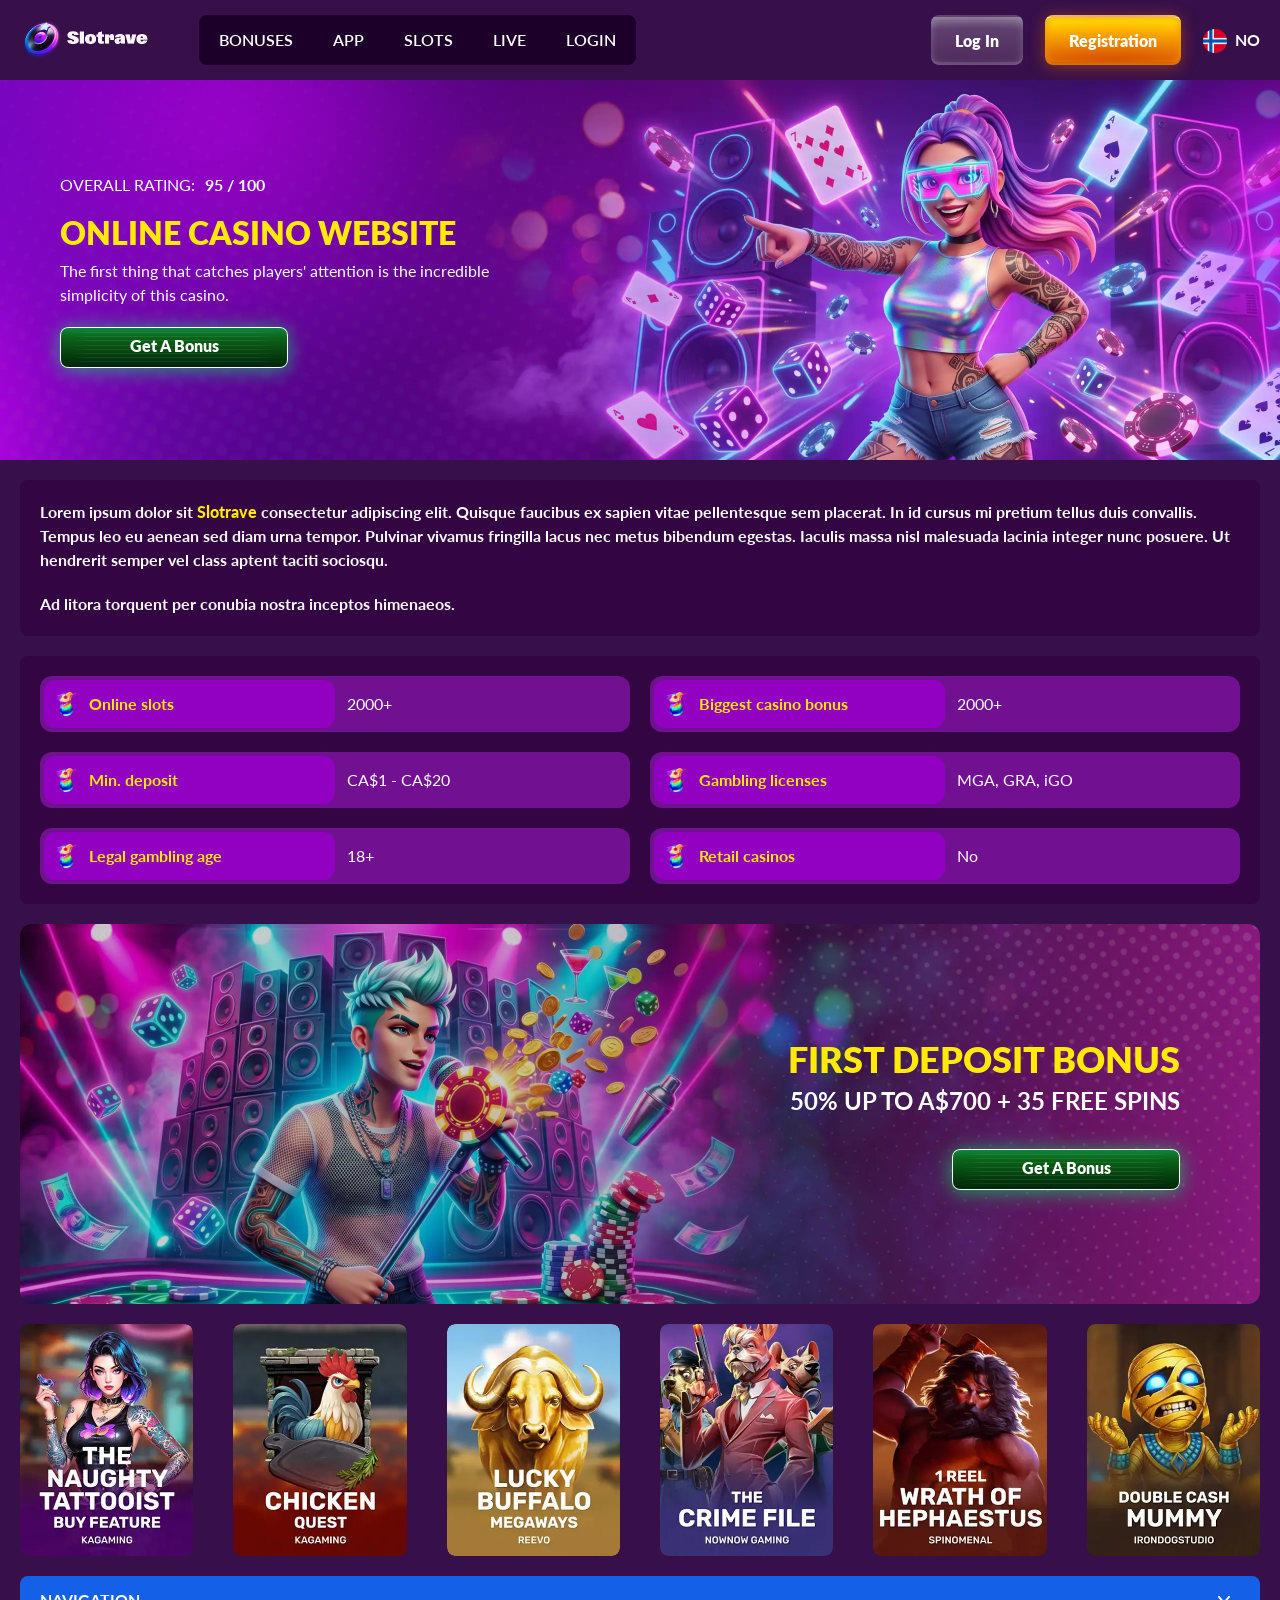
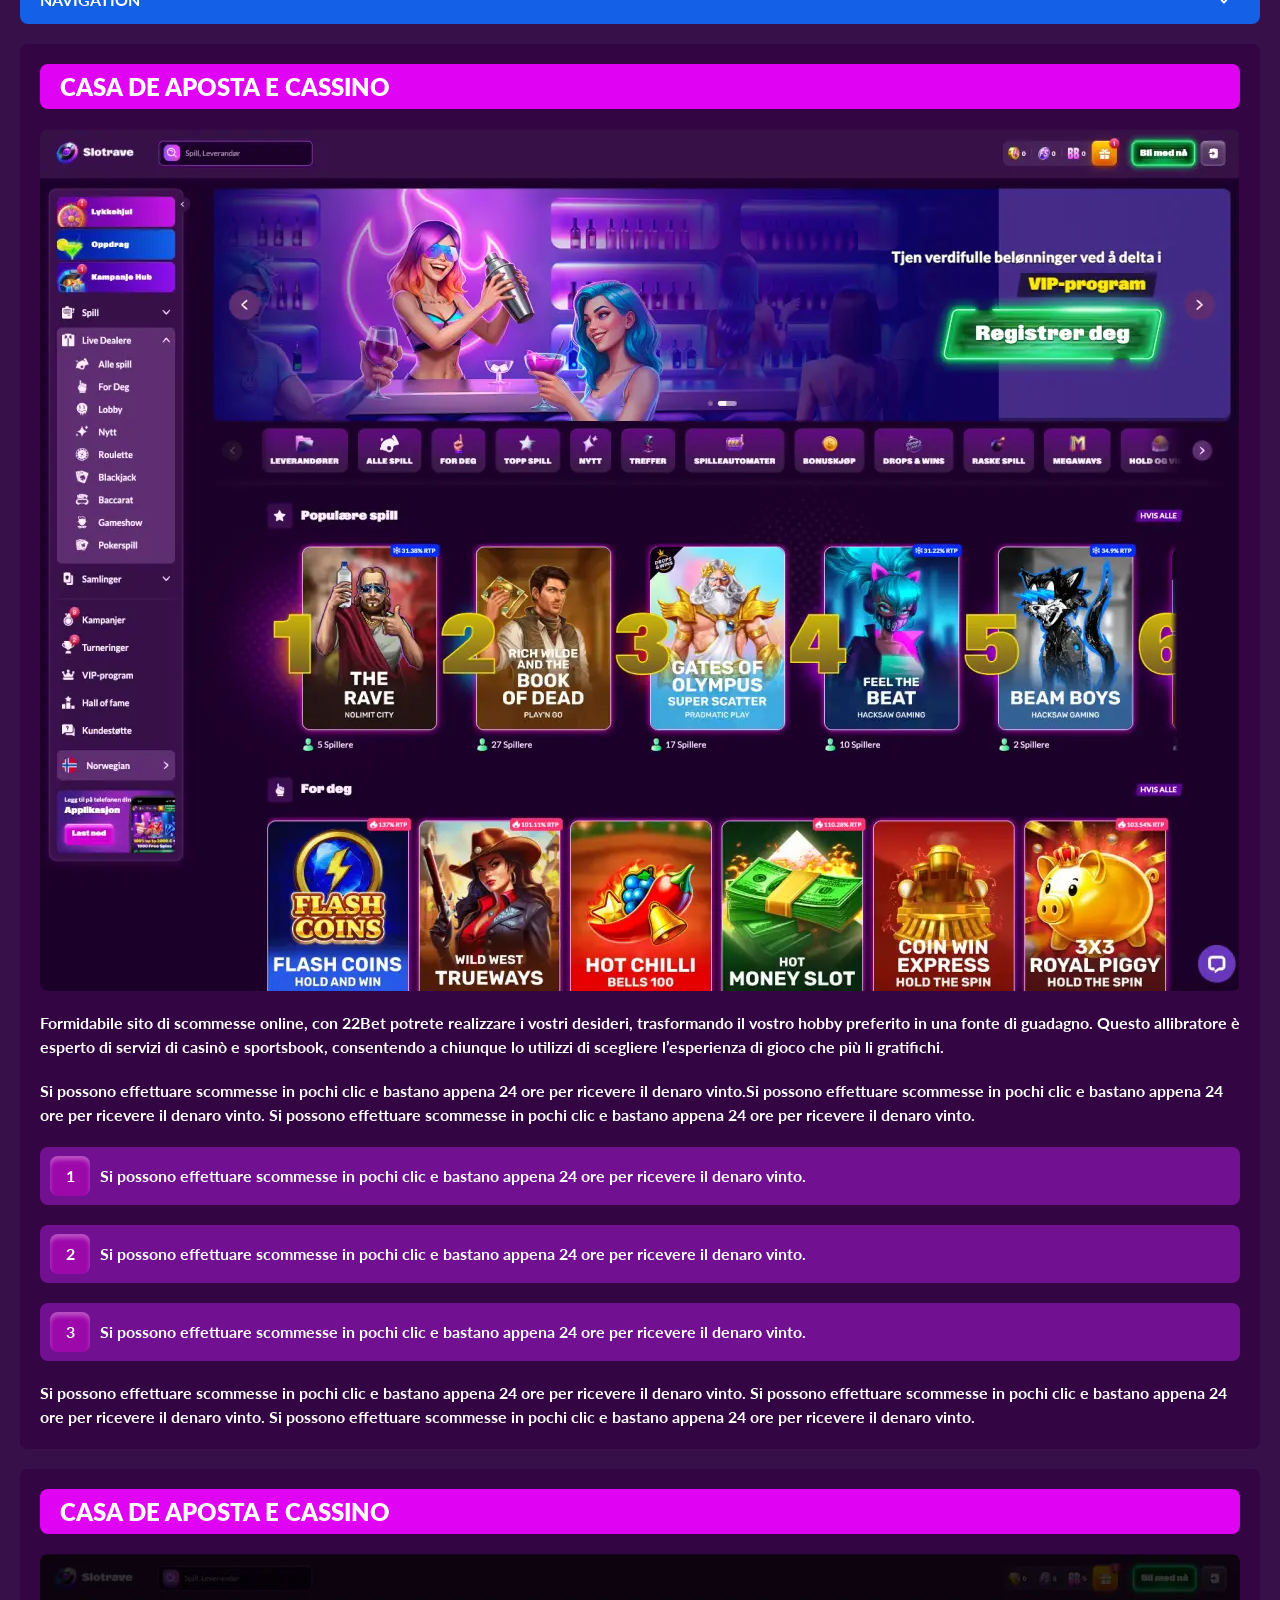
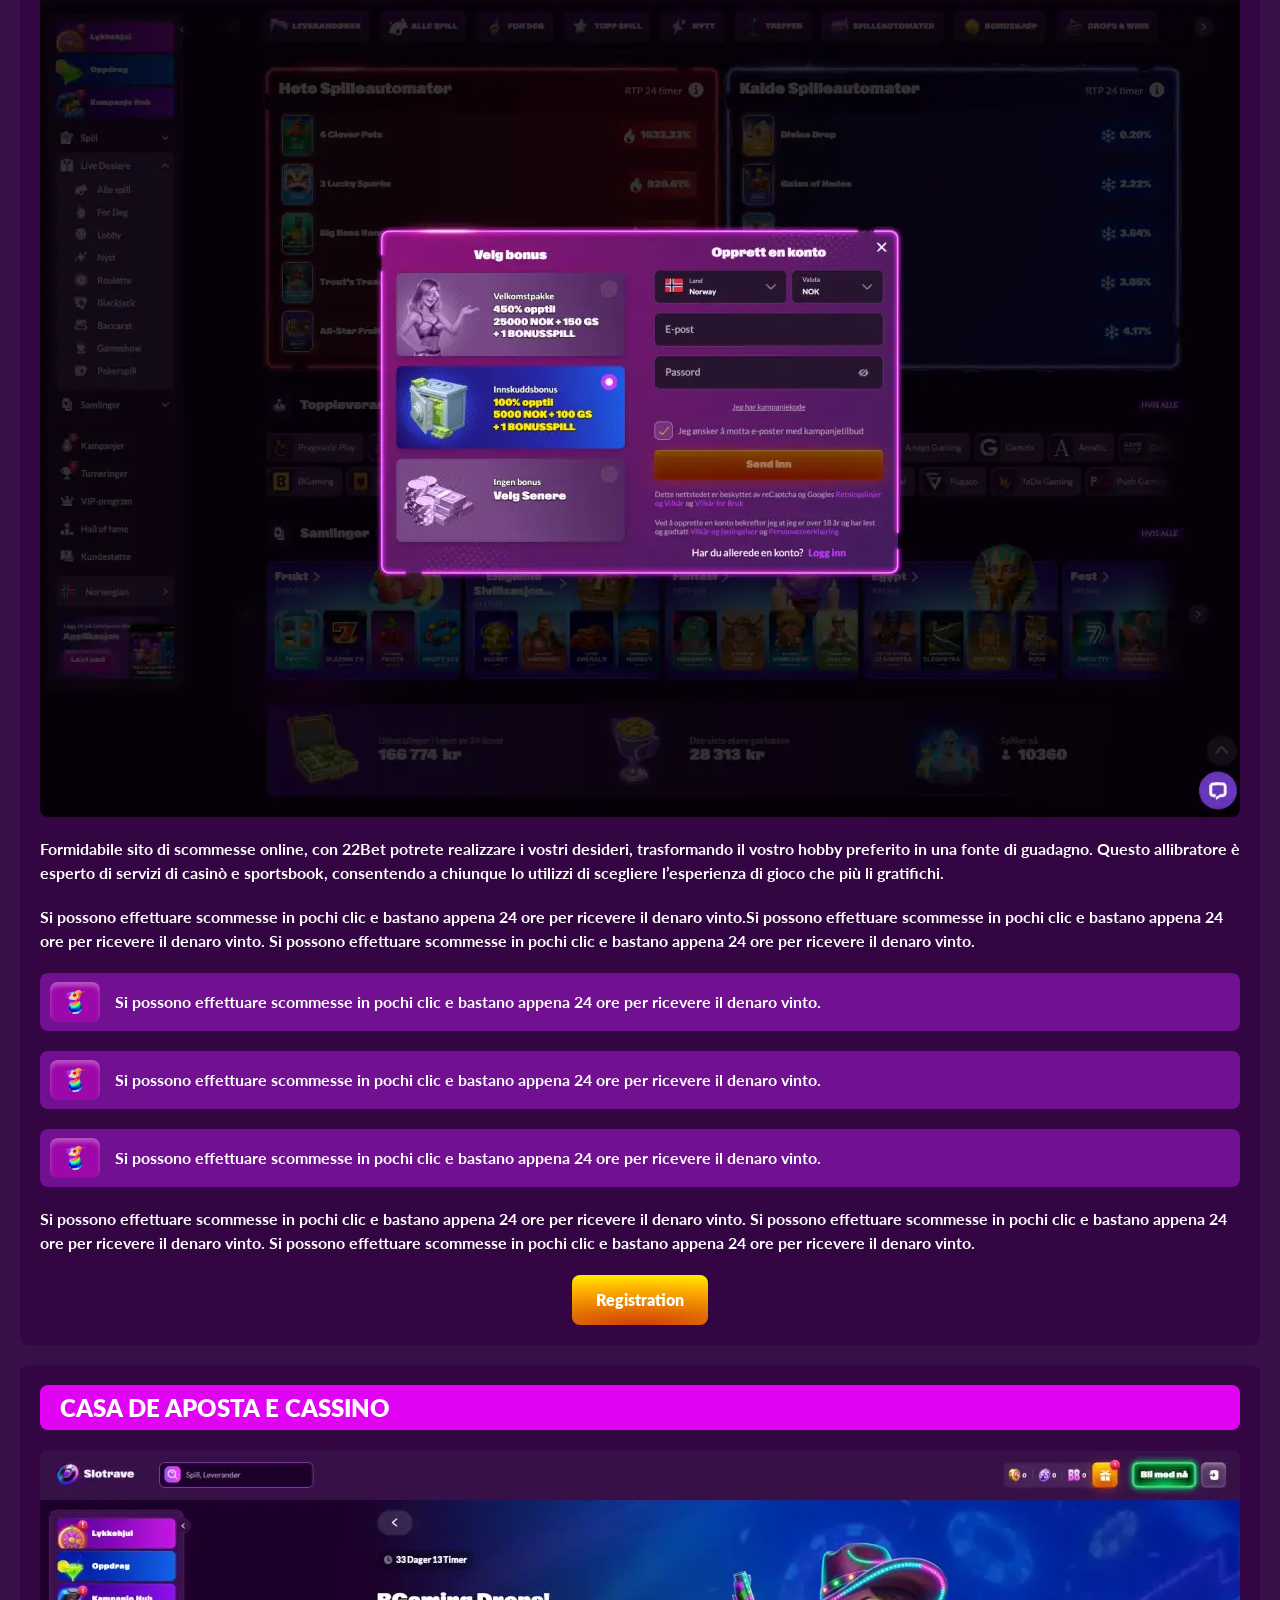
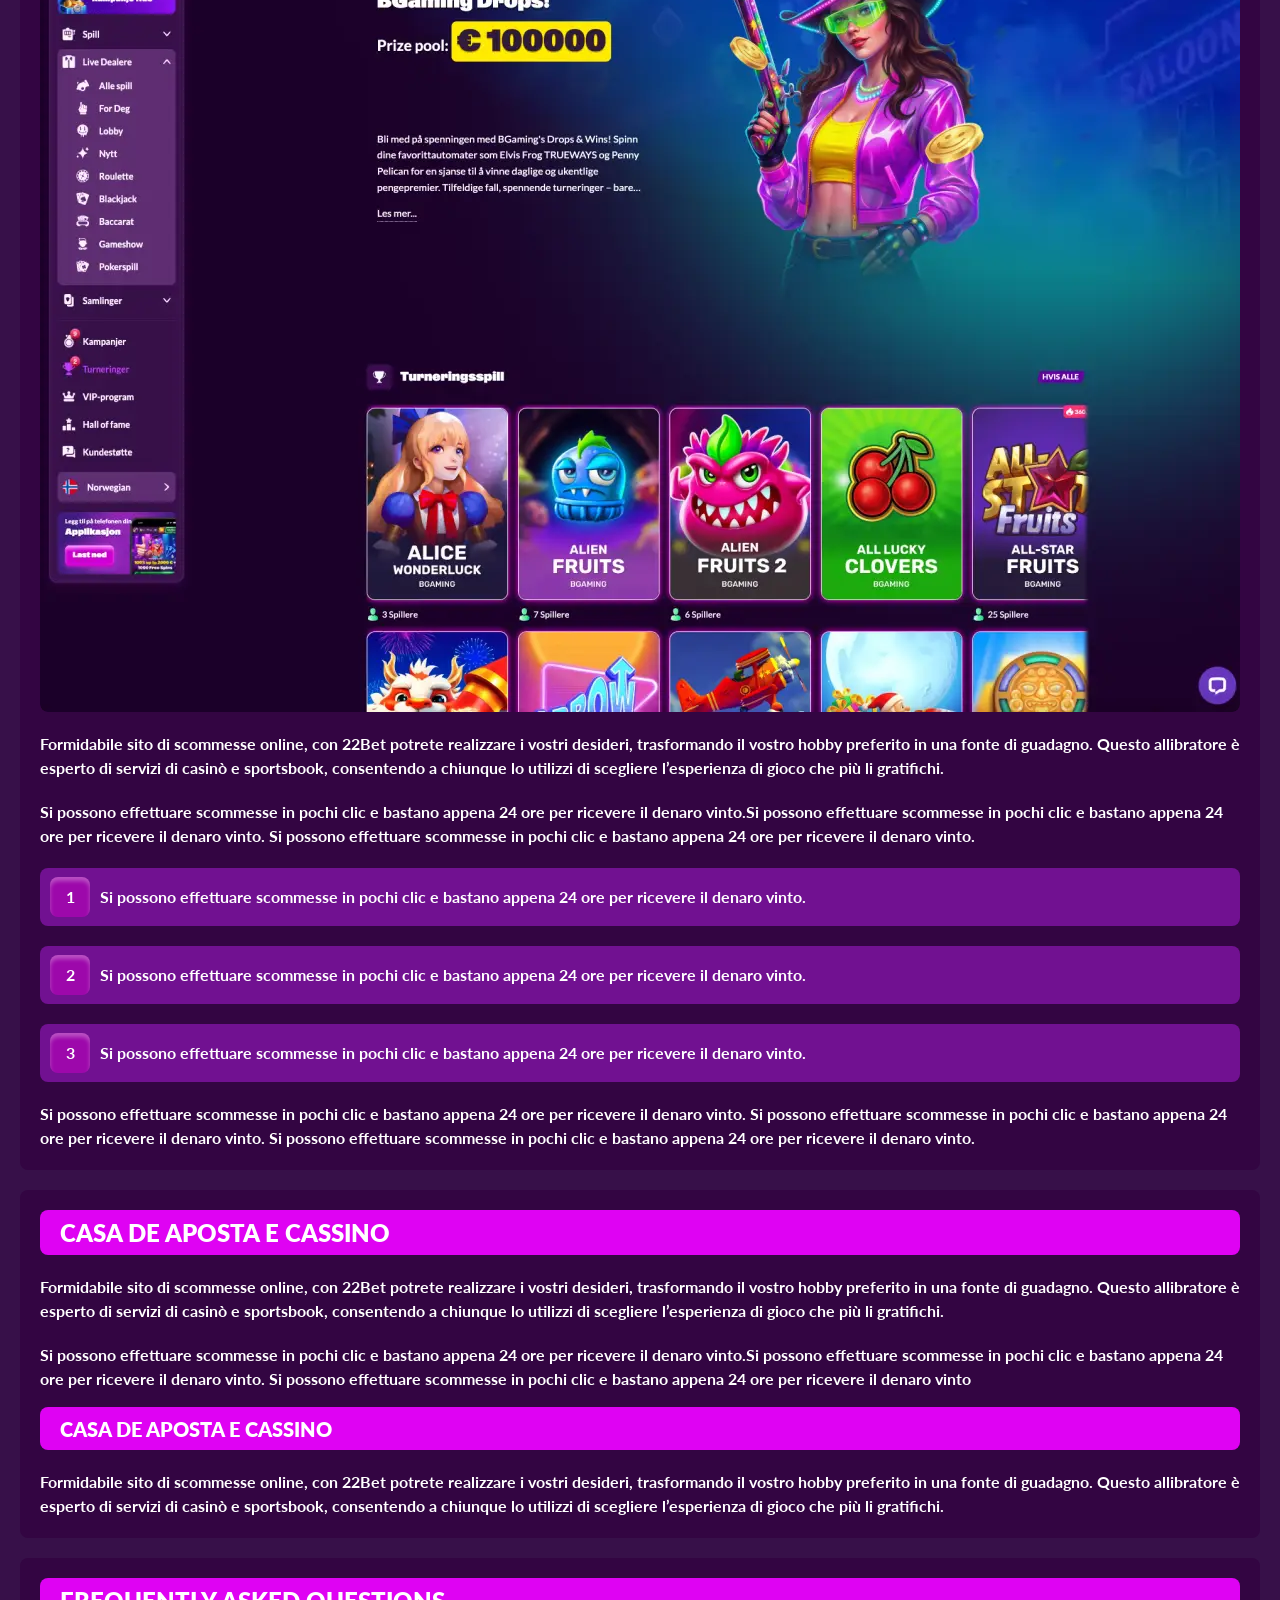
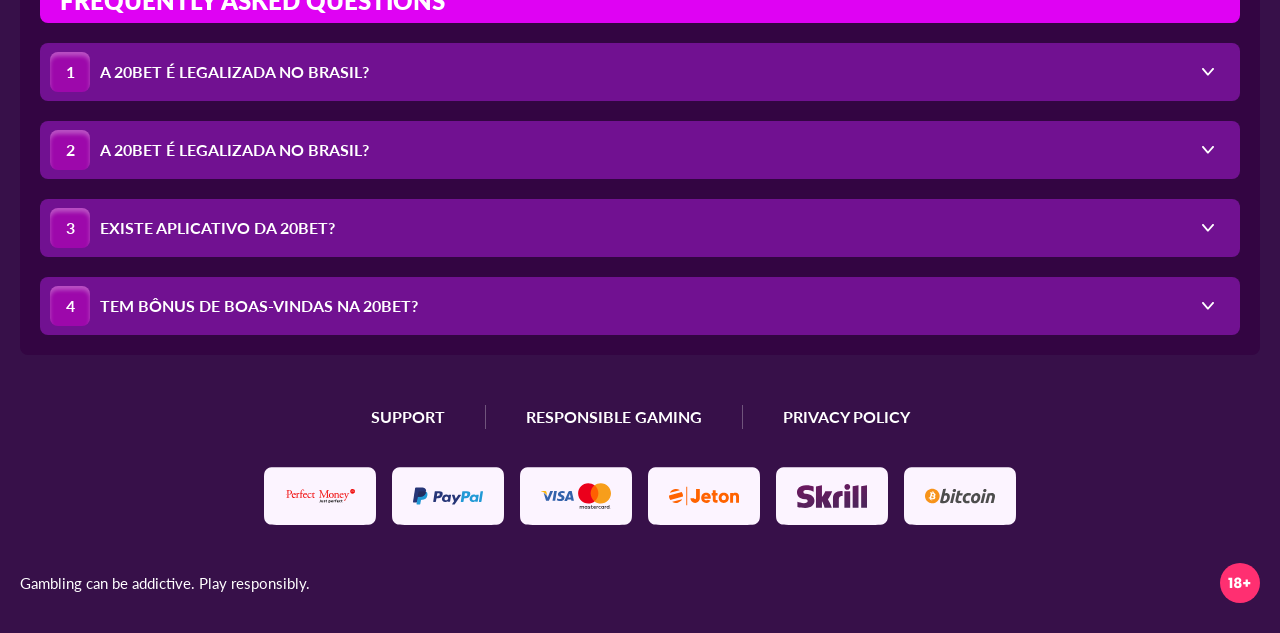
<file: index.html>
<!DOCTYPE html>
<html lang="no">
  <head>
    <meta charset="UTF-8" />
   
    <meta name="viewport" content="width=device-width, initial-scale=1.0" />
    <title>Slotrave </title>
    <meta name="description" content />
    <meta property="og:site_name" content />
    <meta property="og:title" content />
    <meta property="og:type" content="website" />
    <meta property="og:url" content />
    <meta property="og:image" content />
    <meta property="og:image:alt" content />
    <meta property="og:locale" content="no" />
    <meta property="og:description" content />
    <link rel="preconnect" href="https://fonts.googleapis.com" />
    <link rel="preconnect" href="https://fonts.gstatic.com" crossorigin="anonymous" />
 <link href="https://fonts.googleapis.com/css2?family=Lato:ital,wght@0,100;0,300;0,400;0,700;0,900;1,100;1,300;1,400;1,700;1,900&display=swap" rel="stylesheet">
   <link rel="stylesheet" href="./css/reset.css" />
    <link rel="stylesheet" href="./css/main.css" />
    <link rel="stylesheet" href="./css/media.css"/>
    <link rel="icon" href="./images/Group.png" type="image/x-icon"/>
    <script
    src="https://code.jquery.com/jquery-3.6.1.min.js"
    integrity="sha256-o88AwQnZB+VDvE9tvIXrMQaPlFFSUTR+nldQm1LuPXQ="
    crossorigin="anonymous"
  ></script>
  </head>
  <body>
    <header class="header">
      <section class="content header__content">
        <a href="./index.html" class="logo header__logo"
          ><img src="./images/logo.png" alt="logo" title
        /></a>
        <button class="header__btn-menu" >
          <svg width="16px" height="16px" viewBox="0 0 16 16" xmlns="http://www.w3.org/2000/svg">
              <rect y="0" width="16" height="3" rx="1.5"></rect>
              <rect y="6.5" width="16" height="3" rx="1.5"></rect>
              <rect y="13" width="16" height="3" rx="1.5"></rect>
            </svg>
        </button>

          <nav class="menu header__menu">
            <ul class="header__menu-list">
                
              <li class="" >
            
                <a href="./bonus.html" >
                <span>Bonuses</span>
              </a>
            
              </a>
            </li>
              <li>
                <a href="./app.html">
                 App
                </a>
              </li>
               <li>
                <a href="./slots.html">
               Slots
                </a>
              </li>
               <li>
                <a href="./live.html">
                live
                </a>
              </li>
               <li>
                <a href="./login.html">
                login
                </a>
              </li>
              
             
            </ul>
            <div class="header__button header__button-menu " >
              <a href="#" class="button  button__login-menu">log in</a>
              <a href="#" class="button button__menu">registration</a>
            </div>
           
          </nav>
            <a href="#" class="button button__login">log in</a>
            <a href="#" class="button button__singup">registration</a>
            <!-- <div id="clock" class="header__time">00:00</div> -->
            <a href="#" class="header__flag">
                <span><img src="./images/flag.png" alt="flag" title /></span>
                <span>no</span>
              </a>
      </section>
    </header>
     <main class="main home main-page">
        <section class=" hero hero__page">
           
            <div class="background">
              <img src="./images/main/bg-main.webp" alt="hero" title />
              
            </div>
            <div class="hero__wrapper">
              <div class="hero__data">
                <div class="hero__rating" >
                  <p>Overall Rating:</p>
                 
                  <span >
                    <span >95</span>
                  <span>/</span> 
                  <span >100</span>
                  
                  </span>
                </div>
                <h1 class="title general hero__title">
                 Online Casino Website
                </h1>
                <p class="hero__text">The first thing that catches players' attention is the incredible simplicity of this casino.</p>
                <a href="#" class="button  hero__button">Get a Bonus</a>
               
              </div>
             
            </div>
          </section>
      <section class="main__wrap main__wrap-page">
       
       <section class="content__wrapper content__wrapper-page">

         
        
       
          <section class="content article">
            <p>
             Lorem ipsum dolor sit <a href="#">Slotrave</a> consectetur adipiscing elit. Quisque faucibus ex sapien vitae pellentesque sem placerat. In id cursus mi pretium tellus duis convallis. Tempus leo eu aenean sed diam urna tempor. Pulvinar vivamus fringilla lacus nec metus bibendum egestas. Iaculis massa nisl malesuada lacinia integer nunc posuere. Ut hendrerit semper vel class aptent taciti sociosqu.
            </p>
            <p>
             Ad litora torquent per conubia nostra inceptos himenaeos.
            </p>
          </section>
      <section class="content features">
           
              <table class="features__table">
               <tbody class="features__group">
                 
                   <tr>
                   <td><img src="./images/main/features-icon.webp" alt="icon" title>Online slots</td>
                   <td>2000+</td>
                  </tr>
                  <tr>
                   <td><img src="./images/main/features-icon.webp" alt="icon" title>Biggest casino bonus</td>
                   <td>2000+</td>
                  </tr>
                  <tr>
                   <td><img src="./images/main/features-icon.webp" alt="icon" title>Min. deposit</td>
                   <td>CA$1 - CA$20</td>
                  </tr>
              
                     <tr>
                     <td><img src="./images/main/features-icon.webp" alt="icon" title>Gambling licenses</td>
                     <td>MGA, GRA, iGO</td>
                   </tr>
                   <tr>
                     <td><img src="./images/main/features-icon.webp" alt="icon" title>Legal gambling age</td>
                     <td>18+</td>
                   </tr>
                   <tr>
                     <td><img src="./images/main/features-icon.webp" alt="icon" title>Retail casinos</td>
                     <td>No</td>
                   </tr>
                
               </tbody>
             </table>
            
         
           </section>  

        
             
             <section class="content banner banner-main">
            <div class="background ">
              
              <img src="./images/main/banner-main.webp" alt="banner" title />
              
            </div>
            <div class="banner__info">
              
              <h2 class="title high banner__title-main">
                  
               first Deposit Bonus
              </h2>
            <p class="banner__subtitle">50% up to A$700 + 35 Free spins</p>
              <a href="#" class="button banner__button">Get a Bonus</a>
            </div>
          </section>
          
           <section class="content casino">
           
              <ul class="casino__list ">
                <li class="casino__item">
                    <a href="#"><div class="casino__wrapper">
                      <img class="casino__img" src="./images/main/card-main1.webp" alt="" title>
                    <div class="casino__hover casino__hover-live">
                        
                        <div class="casino-box">
                            
                        <span  class="button  casino__buttons"><img src="./images/card-button.svg" alt="" title></span>
                        </div>
                    </div>
                    </div>
                    </a>
                </li>
                <li class="casino__item">
                  <a href="#"><div class="casino__wrapper">
                      <img class="casino__img" src="./images/main/card-main2.webp" alt="" title>
                    <div class="casino__hover casino__hover-live">
                        
                        <div class="casino-box">
                            
                        <span  class="button  casino__buttons"><img src="./images/card-button.svg" alt="" title></span>
                        </div>
                    </div>
                    </div>
                    </a>
              </li>
              <li class="casino__item">
              <a href="#"><div class="casino__wrapper">
                      <img class="casino__img" src="./images/main/card-main3.webp" alt="" title>
                    <div class="casino__hover casino__hover-live">
                        
                        <div class="casino-box">
                            
                        <span  class="button  casino__buttons"><img src="./images/card-button.svg" alt="" title></span>
                        </div>
                    </div>
                    </div>
                    </a>
            </li>
             <li class="casino__item">
                <a href="#"><div class="casino__wrapper">
                      <img class="casino__img" src="./images/main/card-main4.webp" alt="" title>
                    <div class="casino__hover casino__hover-live">
                        
                        <div class="casino-box">
                            
                        <span  class="button  casino__buttons"><img src="./images/card-button.svg" alt="" title></span>
                        </div>
                    </div>
                    </div>
                    </a>
            </li>
             <li class="casino__item">
                <a href="#"><div class="casino__wrapper">
                      <img class="casino__img" src="./images/main/card-main5.webp" alt="" title>
                    <div class="casino__hover casino__hover-live">
                        
                        <div class="casino-box">
                            
                        <span  class="button  casino__buttons"><img src="./images/card-button.svg" alt="" title></span>
                        </div>
                    </div>
                    </div>
                    </a>
            </li>
             <li class="casino__item">
                <a href="#"><div class="casino__wrapper">
                      <img class="casino__img" src="./images/main/card-main6.webp" alt="" title>
                    <div class="casino__hover casino__hover-live">
                        
                        <div class="casino-box">
                            
                        <span  class="button  casino__buttons"><img src="./images/card-button.svg" alt="" title></span>
                        </div>
                    </div>
                    </div>
                    </a>
            </li>
        

              </ul>
         </section>
              <section class="content menu-review__content">
              

            
                <div class="menu__review-desk menu__review-content">Navigation</div>
                <ul class="menu__review menu__review-list">
                  <li><a href="#">Lorem ipsum dolor sit</a></li>
                    <li><a href="#">Amet consectetur adipiscing</a></li>
                      <li><a href="#">Quisque faucibus ex sapien vitae</a></li>
                        <li><a href="#">Ut hendrerit sempero</a></li>
                          <li><a href="#">Pulvinar vivamus fringilla</a></li>
                           <li><a href="#">Ad litora torquent per conubia</a></li>
                         
                          
                </ul>
             
          
          </section>
          
        
          <section class="content article">
            <h2 class="title high article__title">Casa de Aposta e Cassino</h2>
             <div class="images">
              <img src="./images/main/image1-main.webp" alt="banner" title />
            </div>
            <p>
             Formidabile sito di scommesse online, con 22Bet potrete realizzare i vostri desideri, trasformando il vostro hobby preferito in una fonte di guadagno. Questo allibratore è esperto di servizi di casinò e sportsbook, consentendo a chiunque lo utilizzi di scegliere l’esperienza di gioco che più li gratifichi.
            </p>
            <p>
             Si possono effettuare scommesse in pochi clic e bastano appena 24 ore per ricevere il denaro vinto.Si possono effettuare scommesse in pochi clic e bastano appena 24 ore per ricevere il denaro vinto. Si possono effettuare scommesse in pochi clic e bastano appena 24 ore per ricevere il denaro vinto.
            </p>
           <ol>
              <li>Si possono effettuare scommesse in pochi clic e bastano appena 24 ore per ricevere il denaro vinto.</li>
              <li>Si possono effettuare scommesse in pochi clic e bastano appena 24 ore per ricevere il denaro vinto.</li>
              <li>Si possono effettuare scommesse in pochi clic e bastano appena 24 ore per ricevere il denaro vinto.</li>
            </ol>
            <p>Si possono effettuare scommesse in pochi clic e bastano appena 24 ore per ricevere il denaro vinto. Si possono effettuare scommesse in pochi clic e bastano appena 24 ore per ricevere il denaro vinto. Si possono effettuare scommesse in pochi clic e bastano appena 24 ore per ricevere il denaro vinto.</p>
          </section>
           <section class="content article">
            <h2 class="title high article__title">Casa de Aposta e Cassino</h2>
             <div class="images">
              <img src="./images/main/image2-main.webp" alt="banner" title />
            </div>
            <p>
             Formidabile sito di scommesse online, con 22Bet potrete realizzare i vostri desideri, trasformando il vostro hobby preferito in una fonte di guadagno. Questo allibratore è esperto di servizi di casinò e sportsbook, consentendo a chiunque lo utilizzi di scegliere l’esperienza di gioco che più li gratifichi.
            </p>
            <p>
             Si possono effettuare scommesse in pochi clic e bastano appena 24 ore per ricevere il denaro vinto.Si possono effettuare scommesse in pochi clic e bastano appena 24 ore per ricevere il denaro vinto. Si possono effettuare scommesse in pochi clic e bastano appena 24 ore per ricevere il denaro vinto.
            </p>
           <ul>
              <li>Si possono effettuare scommesse in pochi clic e bastano appena 24 ore per ricevere il denaro vinto.</li>
              <li>Si possono effettuare scommesse in pochi clic e bastano appena 24 ore per ricevere il denaro vinto.</li>
              <li>Si possono effettuare scommesse in pochi clic e bastano appena 24 ore per ricevere il denaro vinto.</li>
            </ul>
            <p>Si possono effettuare scommesse in pochi clic e bastano appena 24 ore per ricevere il denaro vinto. Si possono effettuare scommesse in pochi clic e bastano appena 24 ore per ricevere il denaro vinto. Si possono effettuare scommesse in pochi clic e bastano appena 24 ore per ricevere il denaro vinto.</p>
         <a href="#" class="button">Registration</a>
          </section>
           <section class="content article">
            <h2 class="title high article__title">Casa de Aposta e Cassino</h2>
             <div class="images">
              <img src="./images/main/image3-main.webp" alt="banner" title />
            </div>
            <p>
             Formidabile sito di scommesse online, con 22Bet potrete realizzare i vostri desideri, trasformando il vostro hobby preferito in una fonte di guadagno. Questo allibratore è esperto di servizi di casinò e sportsbook, consentendo a chiunque lo utilizzi di scegliere l’esperienza di gioco che più li gratifichi.
            </p>
            <p>
             Si possono effettuare scommesse in pochi clic e bastano appena 24 ore per ricevere il denaro vinto.Si possono effettuare scommesse in pochi clic e bastano appena 24 ore per ricevere il denaro vinto. Si possono effettuare scommesse in pochi clic e bastano appena 24 ore per ricevere il denaro vinto.
            </p>
           <ol>
              <li>Si possono effettuare scommesse in pochi clic e bastano appena 24 ore per ricevere il denaro vinto.</li>
              <li>Si possono effettuare scommesse in pochi clic e bastano appena 24 ore per ricevere il denaro vinto.</li>
              <li>Si possono effettuare scommesse in pochi clic e bastano appena 24 ore per ricevere il denaro vinto.</li>
            </ol>
            <p>Si possono effettuare scommesse in pochi clic e bastano appena 24 ore per ricevere il denaro vinto. Si possono effettuare scommesse in pochi clic e bastano appena 24 ore per ricevere il denaro vinto. Si possono effettuare scommesse in pochi clic e bastano appena 24 ore per ricevere il denaro vinto.</p>
          </section>
           <section class="content article">
            <h2 class="title high article__title">Casa de Aposta e Cassino</h2>
            <p>Formidabile sito di scommesse online, con 22Bet potrete realizzare i vostri desideri, trasformando il vostro hobby preferito in una fonte di guadagno. Questo allibratore è esperto di servizi di casinò e sportsbook, consentendo a chiunque lo utilizzi di scegliere l’esperienza di gioco che più li gratifichi.</p>
            <p>Si possono effettuare scommesse in pochi clic e bastano appena 24 ore per ricevere il denaro vinto.Si possono effettuare scommesse in pochi clic e bastano appena 24 ore per ricevere il denaro vinto. Si possono effettuare scommesse in pochi clic e bastano appena 24 ore per ricevere il denaro vinto</p>
            <h3>Casa de Aposta e Cassino</h3>
            <p>Formidabile sito di scommesse online, con 22Bet potrete realizzare i vostri desideri, trasformando il vostro hobby preferito in una fonte di guadagno. Questo allibratore è esperto di servizi di casinò e sportsbook, consentendo a chiunque lo utilizzi di scegliere l’esperienza di gioco che più li gratifichi.</p>
           </section>

          <section class="content faq">
            <h2 class="title high faq__title">Frequently Asked Questions</h2>
            <ol class="faq__list " >
              <li class="faq__item"  >
                <h3 class="title medium faq__subtitle js-button-expander js-button-expander--faq"  >A 20Bet é legalizada no Brasil?
                 </h3>
                <div  class="faq__answer js-expand-content js-expand-content--faq" >
                  <p  >
                    Sim, a casa de apostas tem licença emitida por Curaçao, que é reconhecida no Brasil e a permite atuar por aqui.
                  </p>
                </div>
              </li>
              <li class="faq__item"  >
                <h3 class="title medium faq__subtitle js-button-expander js-button-expander--faq"  >A 20Bet é legalizada no Brasil?</h3>
                <div class="faq__answer js-expand-content js-expand-content--faq" >
                  <p  >
                    Sim, a casa de apostas tem licença emitida por Curaçao, que é reconhecida no Brasil e a permite atuar por aqui.
                  </p>
                </div>
              </li> 
              <li class="faq__item"  >
                <h3 class="title medium faq__subtitle js-button-expander js-button-expander--faq"  >Existe aplicativo da 20Bet?</h3>
                <div class="faq__answer js-expand-content js-expand-content--faq" >
                  <p  >
                   Sim, disponível para sistemas operacionais iOS e Android.
                  </p>
                </div>
              </li> 
              <li class="faq__item"  >
                <h3 class="title medium faq__subtitle js-button-expander js-button-expander--faq"  >Tem bônus de boas-vindas na 20Bet?</h3>
                <div class="faq__answer js-expand-content js-expand-content--faq" >
                  <p  >
                   O pacote especial para novos usuários da 20Bet paga 100% sobre o primeiro depósito, com limite de 600 BRL.
                  </p>
                </div>
              </li> 
             
            </ol>
          </section>
          
        </section> 
      
        <div class=""  onclick="scrollToTop()">
          <button class="main__arrow" id="scrollToTopBtn"></button>
        </div> 
        
      </section>
    </main> 
     <footer class=" footer ">
      <section class="content footer__content">
        <ul class="footer__menu">
         <li><a href="./support.html">Support</a></li>
         <li><a href="./responsible.html">Responsible Gaming</a></li>
         <li><a href="./policy.html">Privacy Policy</a></li>
         
        </ul>
       
          <ul class="footer__cards-list">
           
            <li>
              <a href="#"
                ><img src="./images/footer-img1.svg" alt="card" title
              /></a>
            </li>
           <li>
              <a href="#"
                ><img src="./images/footer-img2.svg" alt="card" title
              /></a>
            </li> <li>
              <a href="#"
                ><img src="./images/footer-img3.svg" alt="card" title
              /></a>
            </li> <li>
              <a href="#"
                ><img src="./images/footer-img4.svg" alt="card" title
              /></a>
            </li> <li>
              <a href="#"
                ><img src="./images/footer-img5.svg" alt="card" title
              /></a>
            </li> <li>
              <a href="#"
                ><img src="./images/footer-img6.svg" alt="card" title
              /></a>
            </li>
          </ul>
       
        <div class="footer__wrapp">
          <div class="footer__text">
           
            <p>Gambling can be addictive. Play responsibly. 
</p>
           
          </div>
          <div class="footer__age">
            <img src="./images/age.svg" alt="age" title />
          </div>
        </div>
      
      </section>
    </footer>
    <script src="./js/arrowUp.js" defer></script>
    <script src="./js/sidebar.js" defer></script>
    <script src="./js/expander.js" defer></script>
    <script src="./js/mobile-menu.js" defer></script>
    <!-- <script src="./js/clock.js" defer></script> -->
  </body>
</html>
</file>
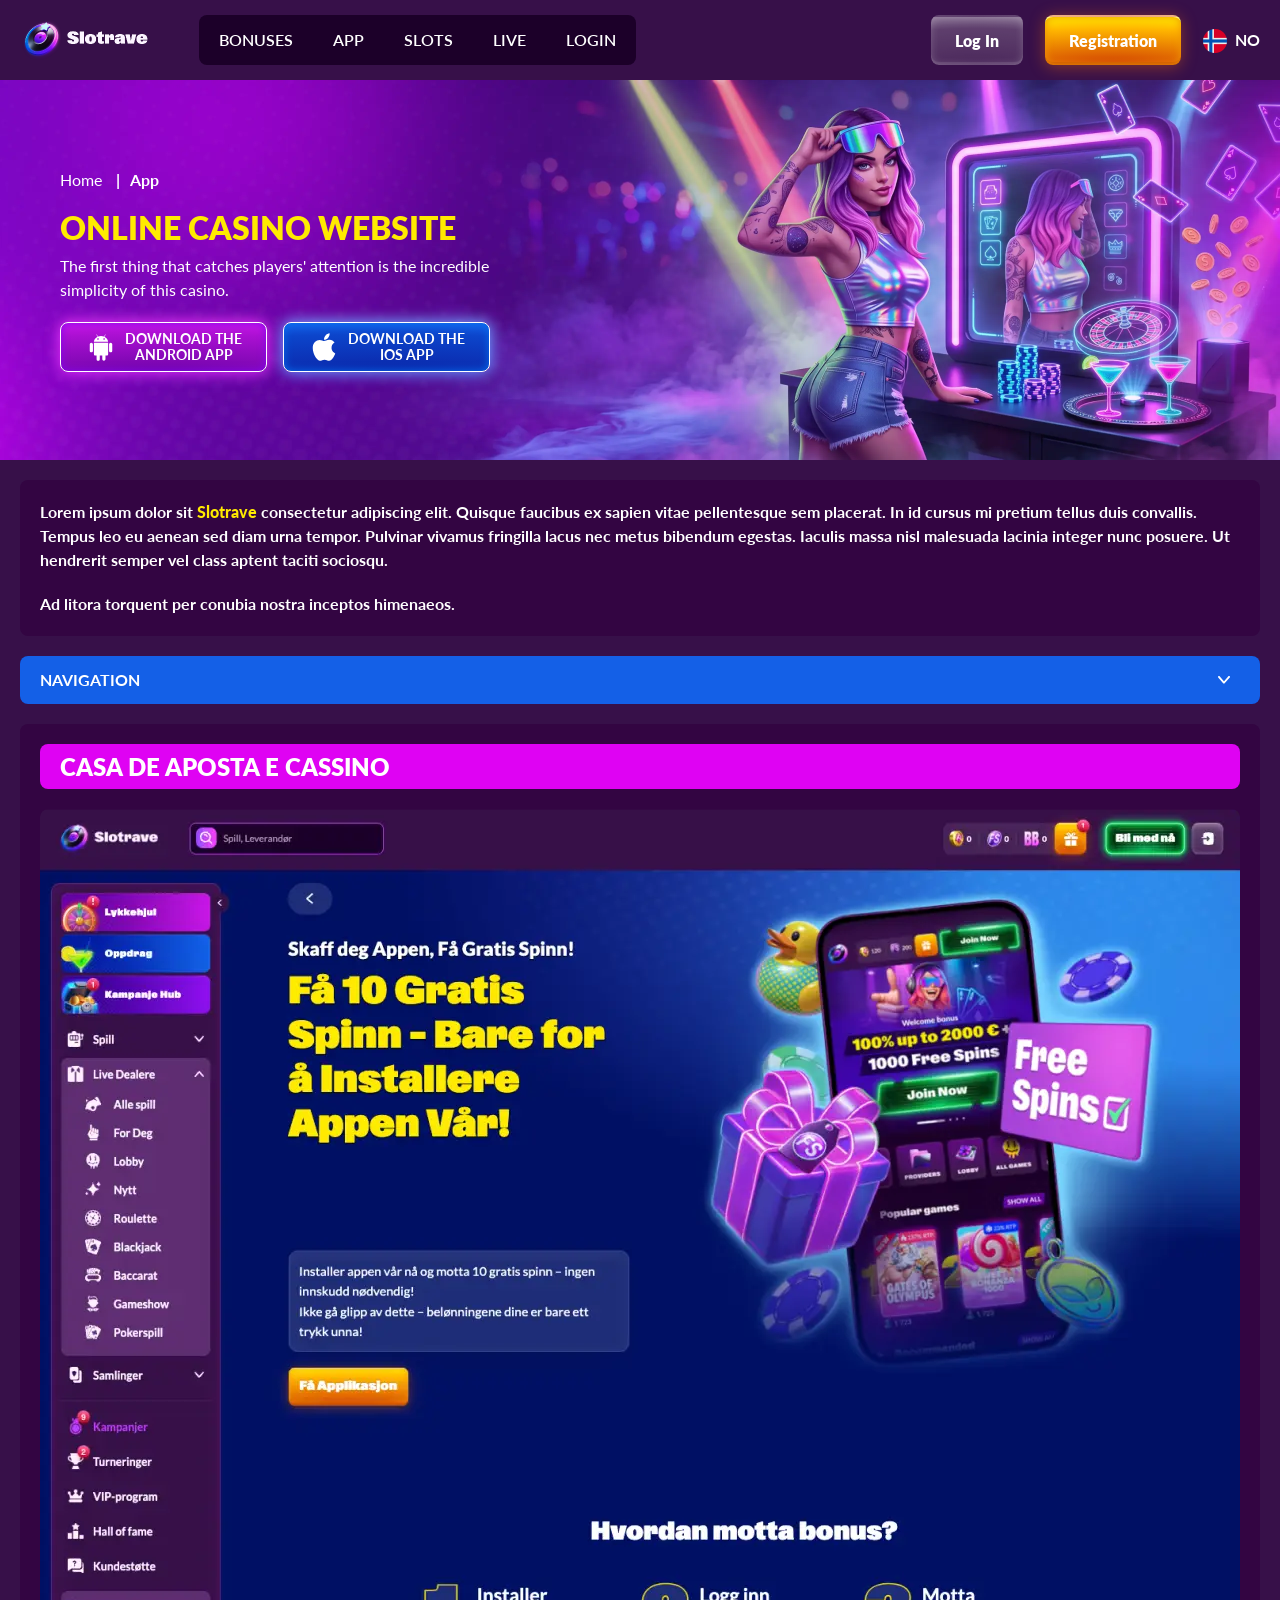
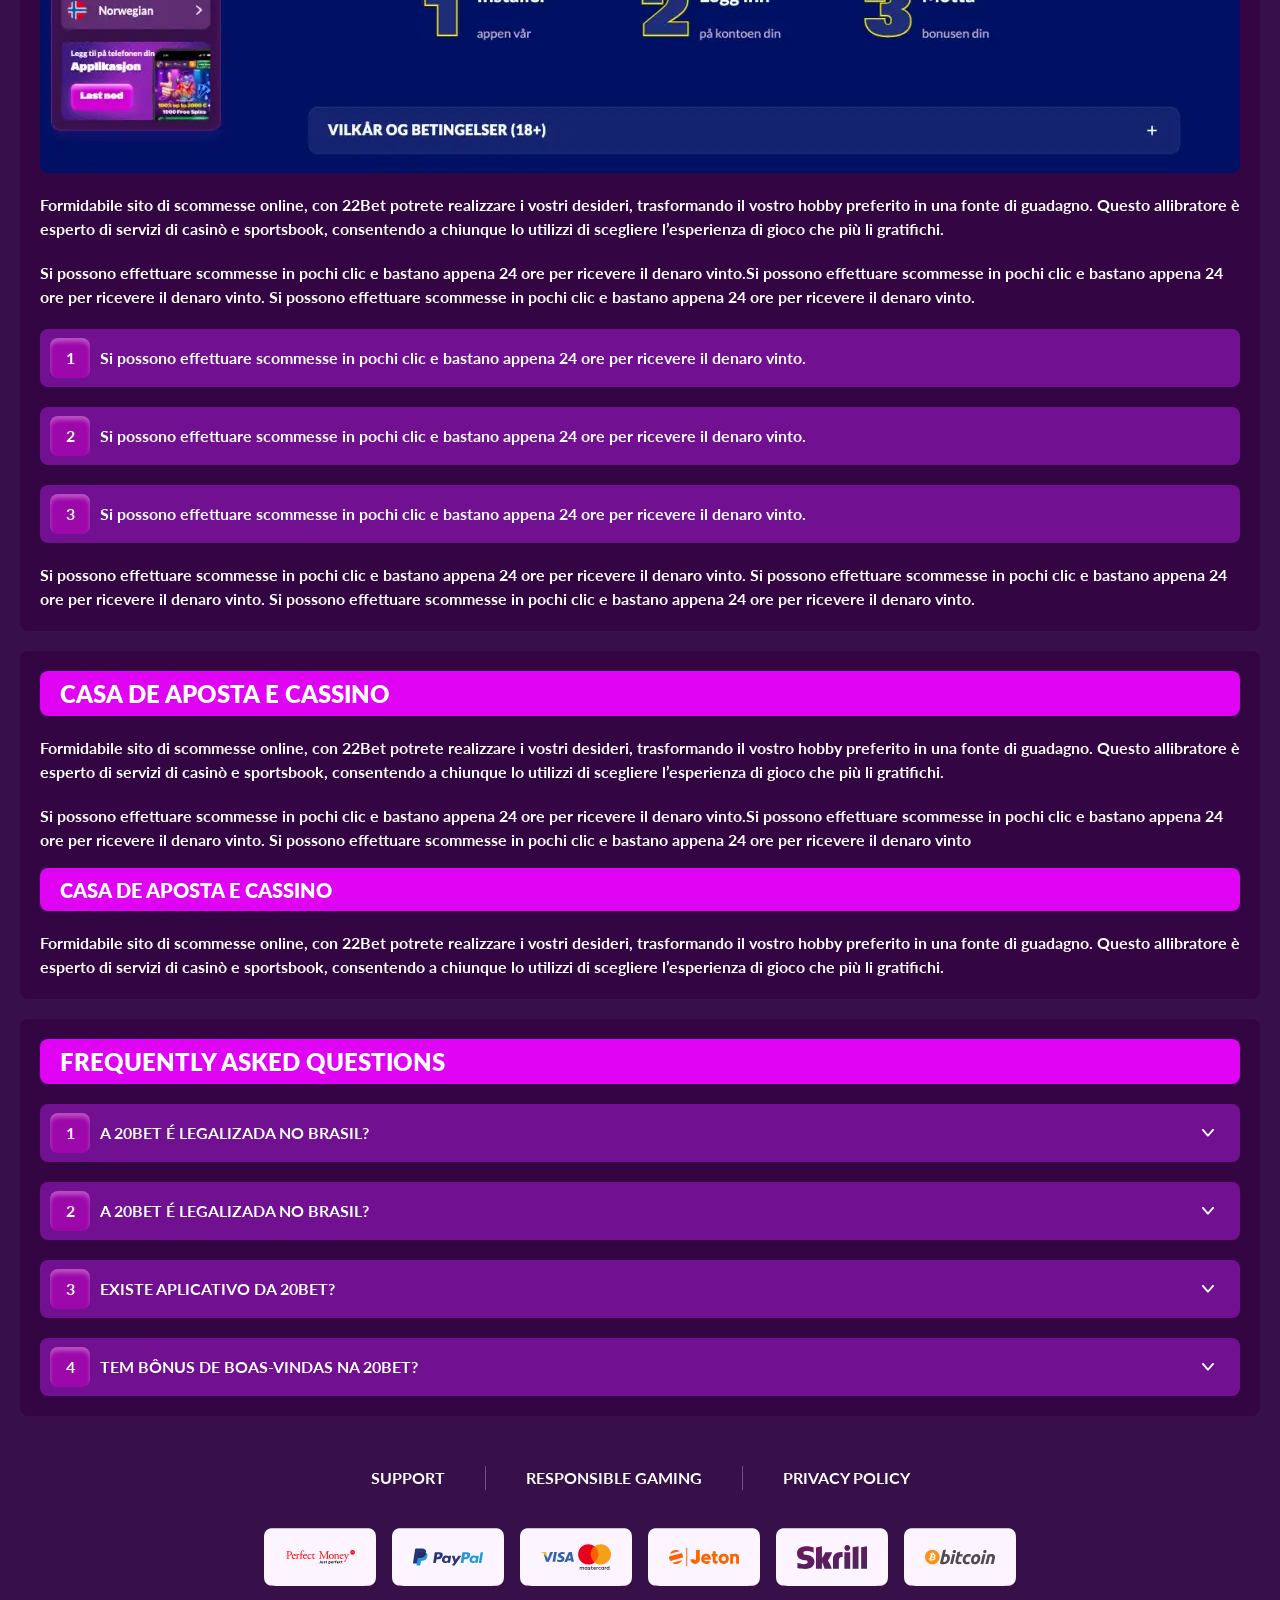
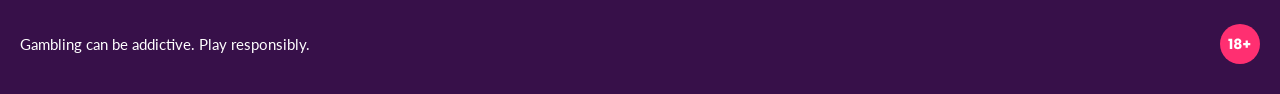
<file: app.html>
<!DOCTYPE html>
<html lang="no">
  <head>
    <meta charset="UTF-8" />
   
    <meta name="viewport" content="width=device-width, initial-scale=1.0" />
    <title>Slotrave </title>
    <meta name="description" content />
    <meta property="og:site_name" content />
    <meta property="og:title" content />
    <meta property="og:type" content="website" />
    <meta property="og:url" content />
    <meta property="og:image" content />
    <meta property="og:image:alt" content />
    <meta property="og:locale" content="no" />
    <meta property="og:description" content />
    <link rel="preconnect" href="https://fonts.googleapis.com" />
    <link rel="preconnect" href="https://fonts.gstatic.com" crossorigin="anonymous" />
  <link href="https://fonts.googleapis.com/css2?family=Lato:ital,wght@0,100;0,300;0,400;0,700;0,900;1,100;1,300;1,400;1,700;1,900&display=swap" rel="stylesheet">

   <link rel="stylesheet" href="./css/reset.css" />
    <link rel="stylesheet" href="./css/main.css" />
    <link rel="stylesheet" href="./css/media.css"/>
    <link rel="icon" href="./images/Group.png" type="image/x-icon"/>
    <script
    src="https://code.jquery.com/jquery-3.6.1.min.js"
    integrity="sha256-o88AwQnZB+VDvE9tvIXrMQaPlFFSUTR+nldQm1LuPXQ="
    crossorigin="anonymous"
  ></script>
  </head>
  <body>
    <header class="header">
      <section class="content header__content">
        <a href="./index.html" class="logo header__logo"
          ><img src="./images/logo.png" alt="logo" title
        /></a>
        <button class="header__btn-menu" >
          <svg width="16px" height="16px" viewBox="0 0 16 16" xmlns="http://www.w3.org/2000/svg">
              <rect y="0" width="16" height="3" rx="1.5"></rect>
              <rect y="6.5" width="16" height="3" rx="1.5"></rect>
              <rect y="13" width="16" height="3" rx="1.5"></rect>
            </svg>
        </button>

          <nav class="menu header__menu">
          <ul class="header__menu-list">
                
              <li class="" >
            
                <a href="./bonus.html" >
                <span>Bonuses</span>
              </a>
            
              </a>
            </li>
              <li>
                <a href="./app.html">
                 App
                </a>
              </li>
               <li>
                <a href="./slots.html">
               Slots
                </a>
              </li>
               <li>
                <a href="./live.html">
                live
                </a>
              </li>
               <li>
                <a href="./login.html">
                login
                </a>
              </li>
              
             
            </ul>
            <div class="header__button header__button-menu " >
              <a href="#" class="button  button__login-menu">log in</a>
              <a href="#" class="button button__menu">registration</a>
            </div>
           
          </nav>
            <a href="#" class="button button__login">log in</a>
            <a href="#" class="button button__singup">registration</a>
            <!-- <div id="clock" class="header__time">00:00</div> -->
            <a href="#" class="header__flag">
                <span><img src="./images/flag.png" alt="flag" title /></span>
                <span>no</span>
              </a>
      </section>
    </header>
     <main class="main home main-page">
        <section class=" hero hero__page">
           
            <div class="background ">
              <img src="./images/app/bg-app.webp" alt="hero" title />
              
            </div>
            <div class="hero__wrapper hero__wrapper-page">
              <div class="hero__data hero__data-bonus">
                <ul
                class="breadcrumbs "
                
              >
                <li
                  
                >
                  <a href="#" >
                    <span >Home</span></a
                  >
                 
                </li>
                <li
                  
                >
                  <a href="/" > <span >App</span></a>
                 
                </li>
              </ul>
                <h1 class="title general hero__title">
                  Online Casino Website
                </h1>
                 <p class="hero__text">The first thing that catches players' attention is the incredible simplicity of this casino.</p>
               
              <div class="banner__content banner__content-app">
             
                  <a href="#" class="banner__btn banner__btn-app">
                    <img src="./images/main/apple-app.svg" alt="icon" title>
                   Download the </br>
IOS app
                  </a>
                  <a href="#" class="banner__btn banner__btn-android"
                    > <img src="./images/main/android-app.svg" alt="icon" title>Download the  </br>
 Android app</a
                  >
                </div>
              </div>
             
            </div>
          </section>
      <section class="main__wrap main__wrap-page">
       
       <section class="content__wrapper content__wrapper-page">

         
        
       
          <section class="content article">
            <p>
             Lorem ipsum dolor sit <a href="#">Slotrave</a> consectetur adipiscing elit. Quisque faucibus ex sapien vitae pellentesque sem placerat. In id cursus mi pretium tellus duis convallis. Tempus leo eu aenean sed diam urna tempor. Pulvinar vivamus fringilla lacus nec metus bibendum egestas. Iaculis massa nisl malesuada lacinia integer nunc posuere. Ut hendrerit semper vel class aptent taciti sociosqu.
            </p>
            <p>
             Ad litora torquent per conubia nostra inceptos himenaeos.
            </p>
          </section>
         
       <section class="content menu-review__content">
              

            
                <div class="menu__review-desk menu__review-content">Navigation</div>
                <ul class="menu__review menu__review-list">
                  <li><a href="#">Lorem ipsum dolor sit</a></li>
                    <li><a href="#">Amet consectetur adipiscing</a></li>
                      <li><a href="#">Quisque faucibus ex sapien vitae</a></li>
                        <li><a href="#">Ut hendrerit sempero</a></li>
                          <li><a href="#">Pulvinar vivamus fringilla</a></li>
                           <li><a href="#">Ad litora torquent per conubia</a></li>
                         
                          
                </ul>
             
          
          </section>
        
          <section class="content article">
            <h2 class="title high article__title">Casa de Aposta e Cassino</h2>
             <div class="images">
              <img src="./images/app/image1-app.webp" alt="banner" title />
            </div>
            <p>
             Formidabile sito di scommesse online, con 22Bet potrete realizzare i vostri desideri, trasformando il vostro hobby preferito in una fonte di guadagno. Questo allibratore è esperto di servizi di casinò e sportsbook, consentendo a chiunque lo utilizzi di scegliere l’esperienza di gioco che più li gratifichi.
            </p>
            <p>
             Si possono effettuare scommesse in pochi clic e bastano appena 24 ore per ricevere il denaro vinto.Si possono effettuare scommesse in pochi clic e bastano appena 24 ore per ricevere il denaro vinto. Si possono effettuare scommesse in pochi clic e bastano appena 24 ore per ricevere il denaro vinto.
            </p>
           <ol>
              <li>Si possono effettuare scommesse in pochi clic e bastano appena 24 ore per ricevere il denaro vinto.</li>
              <li>Si possono effettuare scommesse in pochi clic e bastano appena 24 ore per ricevere il denaro vinto.</li>
              <li>Si possono effettuare scommesse in pochi clic e bastano appena 24 ore per ricevere il denaro vinto.</li>
            </ol>
            <p>Si possono effettuare scommesse in pochi clic e bastano appena 24 ore per ricevere il denaro vinto. Si possono effettuare scommesse in pochi clic e bastano appena 24 ore per ricevere il denaro vinto. Si possono effettuare scommesse in pochi clic e bastano appena 24 ore per ricevere il denaro vinto.</p>
          </section>
         
         
           <section class="content article">
            <h2 class="title high article__title">Casa de Aposta e Cassino</h2>
            <p>Formidabile sito di scommesse online, con 22Bet potrete realizzare i vostri desideri, trasformando il vostro hobby preferito in una fonte di guadagno. Questo allibratore è esperto di servizi di casinò e sportsbook, consentendo a chiunque lo utilizzi di scegliere l’esperienza di gioco che più li gratifichi.</p>
            <p>Si possono effettuare scommesse in pochi clic e bastano appena 24 ore per ricevere il denaro vinto.Si possono effettuare scommesse in pochi clic e bastano appena 24 ore per ricevere il denaro vinto. Si possono effettuare scommesse in pochi clic e bastano appena 24 ore per ricevere il denaro vinto</p>
            <h3>Casa de Aposta e Cassino</h3>
            <p>Formidabile sito di scommesse online, con 22Bet potrete realizzare i vostri desideri, trasformando il vostro hobby preferito in una fonte di guadagno. Questo allibratore è esperto di servizi di casinò e sportsbook, consentendo a chiunque lo utilizzi di scegliere l’esperienza di gioco che più li gratifichi.</p>
           </section>

          <section class="content faq">
            <h2 class="title high faq__title">Frequently Asked Questions</h2>
            <ul class="faq__list " >
              <li class="faq__item"  >
                <h3 class="title medium faq__subtitle js-button-expander js-button-expander--faq"  >A 20Bet é legalizada no Brasil?
                 </h3>
                <div  class="faq__answer js-expand-content js-expand-content--faq" >
                  <p  >
                    Sim, a casa de apostas tem licença emitida por Curaçao, que é reconhecida no Brasil e a permite atuar por aqui.
                  </p>
                </div>
              </li>
              <li class="faq__item"  >
                <h3 class="title medium faq__subtitle js-button-expander js-button-expander--faq"  >A 20Bet é legalizada no Brasil?</h3>
                <div class="faq__answer js-expand-content js-expand-content--faq" >
                  <p  >
                    Sim, a casa de apostas tem licença emitida por Curaçao, que é reconhecida no Brasil e a permite atuar por aqui.
                  </p>
                </div>
              </li> 
              <li class="faq__item"  >
                <h3 class="title medium faq__subtitle js-button-expander js-button-expander--faq"  >Existe aplicativo da 20Bet?</h3>
                <div class="faq__answer js-expand-content js-expand-content--faq" >
                  <p  >
                   Sim, disponível para sistemas operacionais iOS e Android.
                  </p>
                </div>
              </li> 
              <li class="faq__item"  >
                <h3 class="title medium faq__subtitle js-button-expander js-button-expander--faq"  >Tem bônus de boas-vindas na 20Bet?</h3>
                <div class="faq__answer js-expand-content js-expand-content--faq" >
                  <p  >
                   O pacote especial para novos usuários da 20Bet paga 100% sobre o primeiro depósito, com limite de 600 BRL.
                  </p>
                </div>
              </li> 
             
            </ul>
          </section>
          
        </section> 
      
        <div class=""  onclick="scrollToTop()">
          <button class="main__arrow" id="scrollToTopBtn"></button>
        </div> 
        
      </section>
    </main> 
 <footer class=" footer ">
      <section class="content footer__content">
        <ul class="footer__menu">
         <li><a href="./support.html">Support</a></li>
         <li><a href="./responsible.html">Responsible Gaming</a></li>
         <li><a href="./policy.html">Privacy Policy</a></li>
         
        </ul>
       
          <ul class="footer__cards-list">
           
            <li>
              <a href="#"
                ><img src="./images/footer-img1.svg" alt="card" title
              /></a>
            </li>
           <li>
              <a href="#"
                ><img src="./images/footer-img2.svg" alt="card" title
              /></a>
            </li> <li>
              <a href="#"
                ><img src="./images/footer-img3.svg" alt="card" title
              /></a>
            </li> <li>
              <a href="#"
                ><img src="./images/footer-img4.svg" alt="card" title
              /></a>
            </li> <li>
              <a href="#"
                ><img src="./images/footer-img5.svg" alt="card" title
              /></a>
            </li> <li>
              <a href="#"
                ><img src="./images/footer-img6.svg" alt="card" title
              /></a>
            </li>
          </ul>
       
        <div class="footer__wrapp">
          <div class="footer__text">
           
            <p>Gambling can be addictive. Play responsibly. 
</p>
           
          </div>
          <div class="footer__age">
            <img src="./images/age.svg" alt="age" title />
          </div>
        </div>
      
      </section>
    </footer>
    <script src="./js/arrowUp.js" defer></script>
    <script src="./js/sidebar.js" defer></script>
    <script src="./js/expander.js" defer></script>
    <script src="./js/mobile-menu.js" defer></script>
    <!-- <script src="./js/clock.js" defer></script> -->
  </body>
</html>
</file>
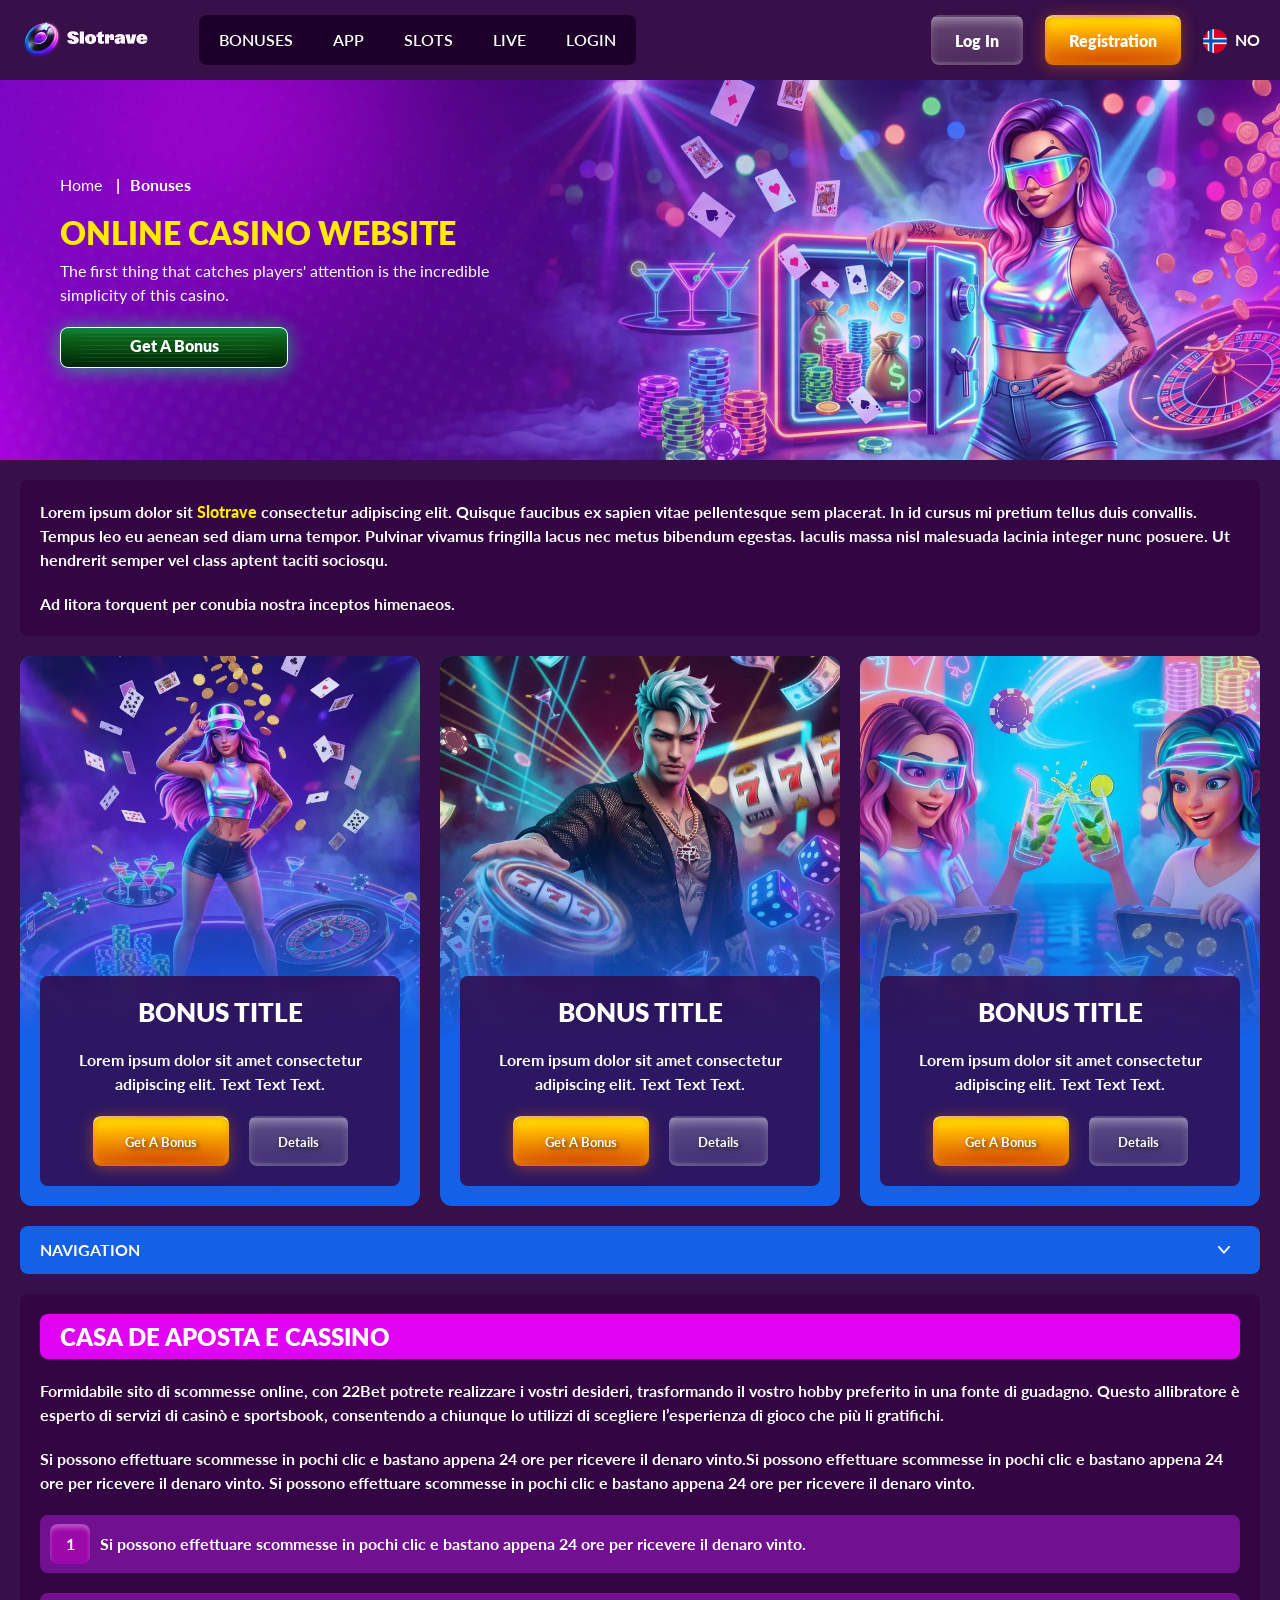
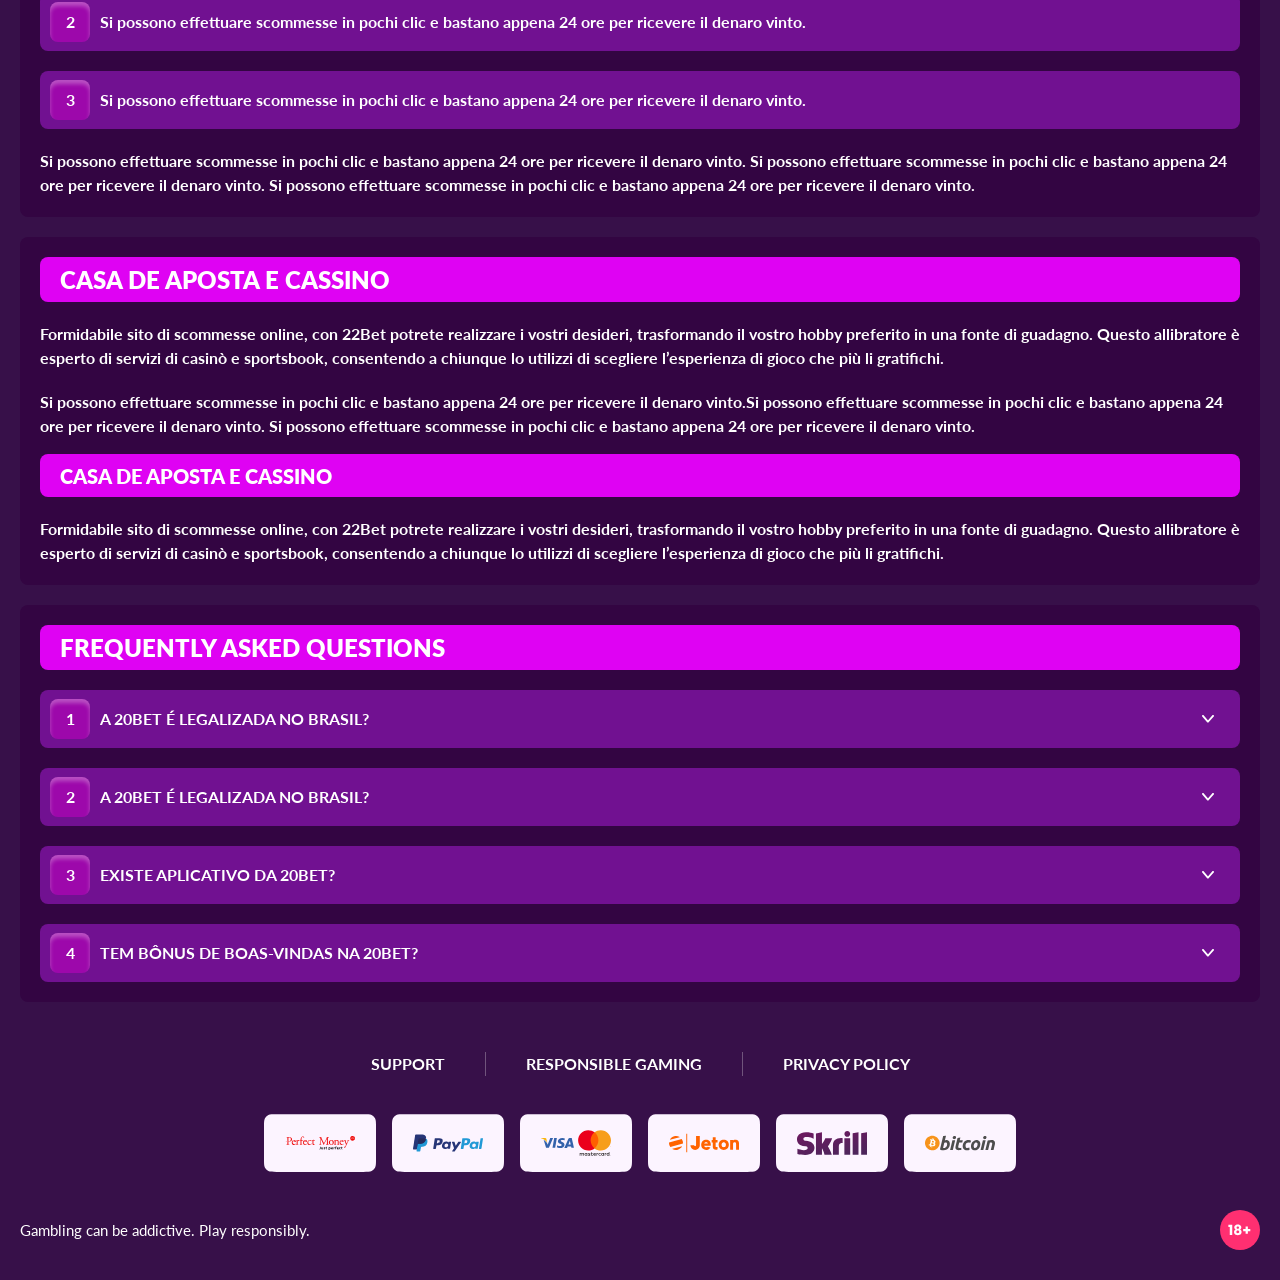
<file: bonus.html>
<!DOCTYPE html>
<html lang="no">
  <head>
    <meta charset="UTF-8" />
   
    <meta name="viewport" content="width=device-width, initial-scale=1.0" />
    <title>Slotrave</title>
    <meta name="description" content />
    <meta property="og:site_name" content />
    <meta property="og:title" content />
    <meta property="og:type" content="website" />
    <meta property="og:url" content />
    <meta property="og:image" content />
    <meta property="og:image:alt" content />
    <meta property="og:locale" content="no" />
    <meta property="og:description" content />
    <link rel="preconnect" href="https://fonts.googleapis.com" />
    <link rel="preconnect" href="https://fonts.gstatic.com" crossorigin="anonymous" />
  <link href="https://fonts.googleapis.com/css2?family=Lato:ital,wght@0,100;0,300;0,400;0,700;0,900;1,100;1,300;1,400;1,700;1,900&display=swap" rel="stylesheet">
  
    <link rel="stylesheet" href="./css/reset.css" />
    <link rel="stylesheet" href="./css/main.css" />
    <link rel="stylesheet" href="./css/media.css"/>
    <link rel="icon" href="./images/Group.png" type="image/x-icon"/>
    <script
    src="https://code.jquery.com/jquery-3.6.1.min.js"
    integrity="sha256-o88AwQnZB+VDvE9tvIXrMQaPlFFSUTR+nldQm1LuPXQ="
    crossorigin="anonymous"
  ></script>
  </head>
  <body>
  <header class="header">
      <section class="content header__content">
        <a href="./index.html" class="logo header__logo"
          ><img src="./images/logo.png" alt="logo" title
        /></a>
        <button class="header__btn-menu" >
          <svg width="16px" height="16px" viewBox="0 0 16 16" xmlns="http://www.w3.org/2000/svg">
              <rect y="0" width="16" height="3" rx="1.5"></rect>
              <rect y="6.5" width="16" height="3" rx="1.5"></rect>
              <rect y="13" width="16" height="3" rx="1.5"></rect>
            </svg>
        </button>

          <nav class="menu header__menu">
          <ul class="header__menu-list">
                
              <li class="" >
            
                <a href="./bonus.html" >
                <span>Bonuses</span>
              </a>
            
              </a>
            </li>
              <li>
                <a href="./app.html">
                 App
                </a>
              </li>
               <li>
                <a href="./slots.html">
               Slots
                </a>
              </li>
               <li>
                <a href="./live.html">
                live
                </a>
              </li>
               <li>
                <a href="./login.html">
                login
                </a>
              </li>
              
             
            </ul>
            <div class="header__button header__button-menu " >
              <a href="#" class="button  button__login-menu">log in</a>
              <a href="#" class="button button__menu">registration</a>
            </div>
           
          </nav>
            <a href="#" class="button button__login">log in</a>
            <a href="#" class="button button__singup">registration</a>
            <!-- <div id="clock" class="header__time">00:00</div> -->
            <a href="#" class="header__flag">
                <span><img src="./images/flag.png" alt="flag" title /></span>
                <span>no</span>
              </a>
      </section>
    </header>
     <main class="main home main-page">
        <section class=" hero hero__page">
           
            <div class="background background-page">
              <img src="./images/bonus/bg-bonus.webp" alt="hero" title />
              
            </div>
            <div class="hero__wrapper hero__wrapper-page">
              <div class="hero__data hero__data-bonus">
                <ul
                class="breadcrumbs "
                
              >
                <li
                  
                >
                  <a href="/" >
                    <span >Home</span></a
                  >
                 
                </li>
                <li
                  
                >
                  <a href="#" > <span >Bonuses</span></a>
                 
                </li>
              </ul>
                <h1 class="title general hero__title">
                  Online Casino Website
                </h1>
                 <p class="hero__text">The first thing that catches players' attention is the incredible simplicity of this casino.</p>
               
                <a href="#" class="button  hero__button ">Get a Bonus</a>
               
              </div>
             
            </div>
          </section>
      <section class="main__wrap main__wrap-page">
       
       <section class="content__wrapper content__wrapper-page">
        <section class="content article">
            <p>
             Lorem ipsum dolor sit <a href="#">Slotrave</a> consectetur adipiscing elit. Quisque faucibus ex sapien vitae pellentesque sem placerat. In id cursus mi pretium tellus duis convallis. Tempus leo eu aenean sed diam urna tempor. Pulvinar vivamus fringilla lacus nec metus bibendum egestas. Iaculis massa nisl malesuada lacinia integer nunc posuere. Ut hendrerit semper vel class aptent taciti sociosqu.
            </p>
            <p>
             Ad litora torquent per conubia nostra inceptos himenaeos.
            </p>
          </section>
        
          <section class="content bonuses">
            <ul class="bonuses__list">
               <li class="  bonuses__item">
                 
                 <div class="images__wrap">
                   <div class="background bonuses__img">
                     <img src="./images/bonus/banner-bonus1.webp" alt="" title="">
                  </div>
                  <div class="bonuses__desc">
                     <div class="wrap">
                        
                        <h2 class="title high bonuses__title">Bonus Title</h2>
                        <div class="bonuses__text">
                           <p>Lorem ipsum dolor sit amet consectetur adipiscing elit. Text Text Text.</p>
                          </div>
                        
                     </div>
                     <div class="bonuses__buttons">
                      <a href="#" class="button bonuses__button">Get a Bonus</a>
                      <a href="#" class="button bonuses__button">Details</a>
                   </div>
                  </div>
                 </div>
                  
               </li>
               <li class="bonuses__item">
                 <div class="images__wrap">
                  <div class="background bonuses__img">
                     <img src="./images/bonus/banner-bonus2.webp" alt="" title="">
                  </div>
                  <div class="bonuses__desc">
                     <div class="wrap">
                       
                        <h2 class="title high bonuses__title">Bonus Title</h2>
                        <div class="bonuses__text">
                            <p>Lorem ipsum dolor sit amet consectetur adipiscing elit. Text Text Text.</p> </div>
                        
                     </div>
                     <div class="bonuses__buttons">
                        <a href="#" class="button bonuses__button">Get a Bonus</a>
                      <a href="#" class="button bonuses__button">Details</a>
                   </div>
                  </div>
                 </div>
               </li>
               <li class="bonuses__item">
                <div class="images__wrap">
                  <div class="background bonuses__img">
                     <img src="./images/bonus/banner-bonus3.webp" alt="" title="">
                  </div>
                  <div class="bonuses__desc">
                     <div class="wrap">
                        
                        <h2 class="title high bonuses__title">Bonus Title</h2>
                        <div class="bonuses__text">
                           <p>Lorem ipsum dolor sit amet consectetur adipiscing elit. Text Text Text.</p>
                        </div>
                       
                     </div>
                     <div class="bonuses__buttons">
                        <a href="#" class="button bonuses__button">Get a Bonus</a>
                      <a href="#" class="button bonuses__button">Details</a>
                   </div>
                  </div>
                </div>
               </li>
          
            </ul>
         </section>
            <section class="content menu-review__content">
              

            
                <div class="menu__review-desk menu__review-content">Navigation</div>
                <ul class="menu__review menu__review-list">
                  <li><a href="#">Lorem ipsum dolor sit</a></li>
                    <li><a href="#">Amet consectetur adipiscing</a></li>
                      <li><a href="#">Quisque faucibus ex sapien vitae</a></li>
                        <li><a href="#">Ut hendrerit sempero</a></li>
                          <li><a href="#">Pulvinar vivamus fringilla</a></li>
                           <li><a href="#">Ad litora torquent per conubia</a></li>
                         
                          
                </ul>
             
          
          </section>
         
         <section class="content article">
            <h2 class="title high article__title">Casa de Aposta e Cassino</h2>
            
            <p>
             Formidabile sito di scommesse online, con 22Bet potrete realizzare i vostri desideri, trasformando il vostro hobby preferito in una fonte di guadagno. Questo allibratore è esperto di servizi di casinò e sportsbook, consentendo a chiunque lo utilizzi di scegliere l’esperienza di gioco che più li gratifichi.
            </p>
            <p>
             Si possono effettuare scommesse in pochi clic e bastano appena 24 ore per ricevere il denaro vinto.Si possono effettuare scommesse in pochi clic e bastano appena 24 ore per ricevere il denaro vinto. Si possono effettuare scommesse in pochi clic e bastano appena 24 ore per ricevere il denaro vinto.
            </p>
           <ol>
              <li>Si possono effettuare scommesse in pochi clic e bastano appena 24 ore per ricevere il denaro vinto.</li>
              <li>Si possono effettuare scommesse in pochi clic e bastano appena 24 ore per ricevere il denaro vinto.</li>
              <li>Si possono effettuare scommesse in pochi clic e bastano appena 24 ore per ricevere il denaro vinto.</li>
            </ol>
            <p>Si possono effettuare scommesse in pochi clic e bastano appena 24 ore per ricevere il denaro vinto. Si possono effettuare scommesse in pochi clic e bastano appena 24 ore per ricevere il denaro vinto. Si possono effettuare scommesse in pochi clic e bastano appena 24 ore per ricevere il denaro vinto.</p>
          </section>
           <section class="content article">
            <h2 class="title high article__title">Casa de Aposta e Cassino</h2>
            
            <p>
             Formidabile sito di scommesse online, con 22Bet potrete realizzare i vostri desideri, trasformando il vostro hobby preferito in una fonte di guadagno. Questo allibratore è esperto di servizi di casinò e sportsbook, consentendo a chiunque lo utilizzi di scegliere l’esperienza di gioco che più li gratifichi.
            </p>
            <p>
             Si possono effettuare scommesse in pochi clic e bastano appena 24 ore per ricevere il denaro vinto.Si possono effettuare scommesse in pochi clic e bastano appena 24 ore per ricevere il denaro vinto. Si possono effettuare scommesse in pochi clic e bastano appena 24 ore per ricevere il denaro vinto.
            </p>
          
            <h3>Casa de Aposta e Cassino</h3>
            <p>Formidabile sito di scommesse online, con 22Bet potrete realizzare i vostri desideri, trasformando il vostro hobby preferito in una fonte di guadagno. Questo allibratore è esperto di servizi di casinò e sportsbook, consentendo a chiunque lo utilizzi di scegliere l’esperienza di gioco che più li gratifichi.</p>
          </section>
        
           <section class="content faq">
            <h2 class="title high faq__title">Frequently Asked Questions</h2>
            <ul class="faq__list " >
              <li class="faq__item"  >
                <h3 class="title medium faq__subtitle js-button-expander js-button-expander--faq"  >A 20Bet é legalizada no Brasil?
                 </h3>
                <div  class="faq__answer js-expand-content js-expand-content--faq" >
                  <p  >
                    Sim, a casa de apostas tem licença emitida por Curaçao, que é reconhecida no Brasil e a permite atuar por aqui.
                  </p>
                </div>
              </li>
              <li class="faq__item"  >
                <h3 class="title medium faq__subtitle js-button-expander js-button-expander--faq"  >A 20Bet é legalizada no Brasil?</h3>
                <div class="faq__answer js-expand-content js-expand-content--faq" >
                  <p  >
                    Sim, a casa de apostas tem licença emitida por Curaçao, que é reconhecida no Brasil e a permite atuar por aqui.
                  </p>
                </div>
              </li> 
              <li class="faq__item"  >
                <h3 class="title medium faq__subtitle js-button-expander js-button-expander--faq"  >Existe aplicativo da 20Bet?</h3>
                <div class="faq__answer js-expand-content js-expand-content--faq" >
                  <p  >
                   Sim, disponível para sistemas operacionais iOS e Android.
                  </p>
                </div>
              </li> 
              <li class="faq__item"  >
                <h3 class="title medium faq__subtitle js-button-expander js-button-expander--faq"  >Tem bônus de boas-vindas na 20Bet?</h3>
                <div class="faq__answer js-expand-content js-expand-content--faq" >
                  <p  >
                   O pacote especial para novos usuários da 20Bet paga 100% sobre o primeiro depósito, com limite de 600 BRL.
                  </p>
                </div>
              </li> 
             
            </ul>
          </section>
          
        </section> 
        
       
        <div class=""  onclick="scrollToTop()">
          <button class="main__arrow" id="scrollToTopBtn"></button>
        </div> 
      </section>
    </main> 
     <footer class=" footer ">
      <section class="content footer__content">
        <ul class="footer__menu">
         <li><a href="./support.html">Support</a></li>
         <li><a href="./responsible.html">Responsible Gaming</a></li>
         <li><a href="./policy.html">Privacy Policy</a></li>
         
        </ul>
       
          <ul class="footer__cards-list">
           
            <li>
              <a href="#"
                ><img src="./images/footer-img1.svg" alt="card" title
              /></a>
            </li>
           <li>
              <a href="#"
                ><img src="./images/footer-img2.svg" alt="card" title
              /></a>
            </li> <li>
              <a href="#"
                ><img src="./images/footer-img3.svg" alt="card" title
              /></a>
            </li> <li>
              <a href="#"
                ><img src="./images/footer-img4.svg" alt="card" title
              /></a>
            </li> <li>
              <a href="#"
                ><img src="./images/footer-img5.svg" alt="card" title
              /></a>
            </li> <li>
              <a href="#"
                ><img src="./images/footer-img6.svg" alt="card" title
              /></a>
            </li>
          </ul>
       
        <div class="footer__wrapp">
          <div class="footer__text">
           
            <p>Gambling can be addictive. Play responsibly. 
</p>
           
          </div>
          <div class="footer__age">
            <img src="./images/age.svg" alt="age" title />
          </div>
        </div>
      
      </section>
    </footer>
    
    <script src="./js/sidebar.js" defer></script>
    <script src="./js/expander.js" defer></script>
    <script src="./js/mobile-menu.js" defer></script>
    <!-- <script src="./js/clock.js" defer></script> -->
     <script src="./js/arrowUp.js" defer></script>
  </body>
</html>
</file>
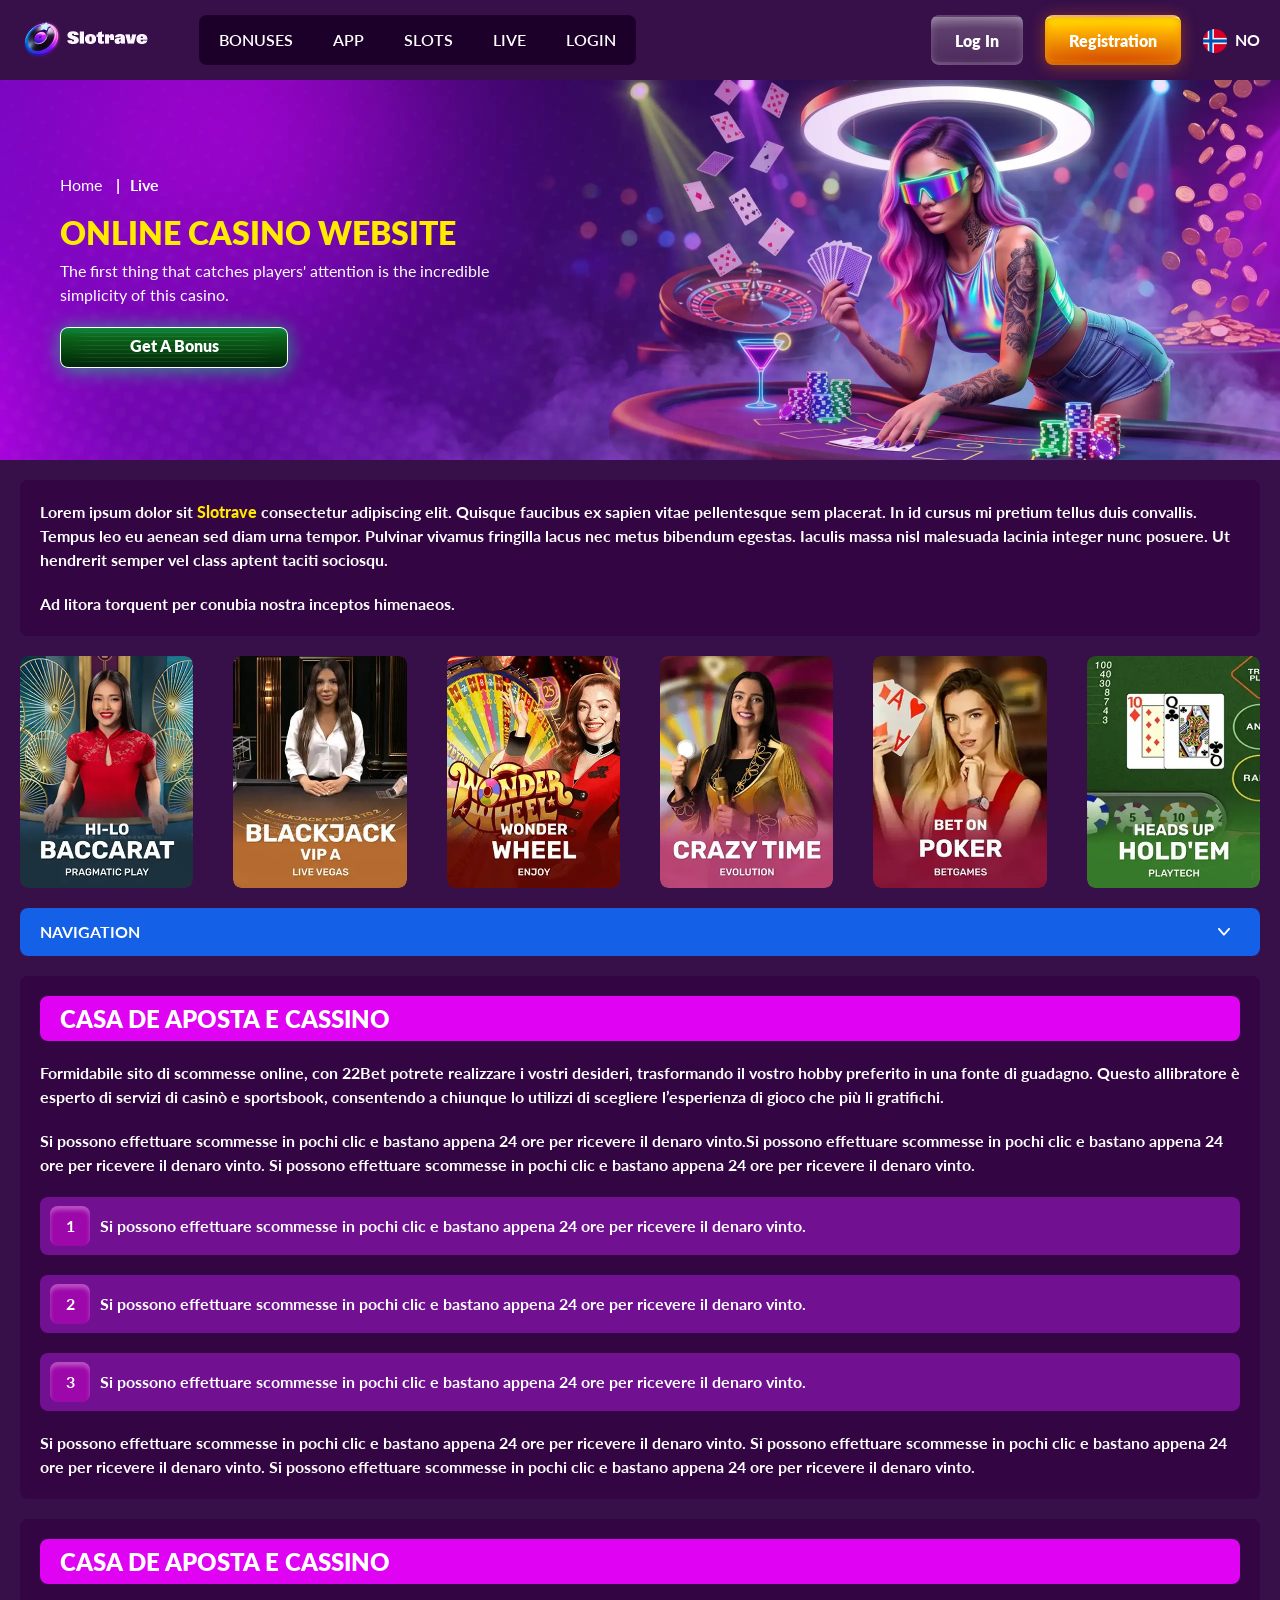
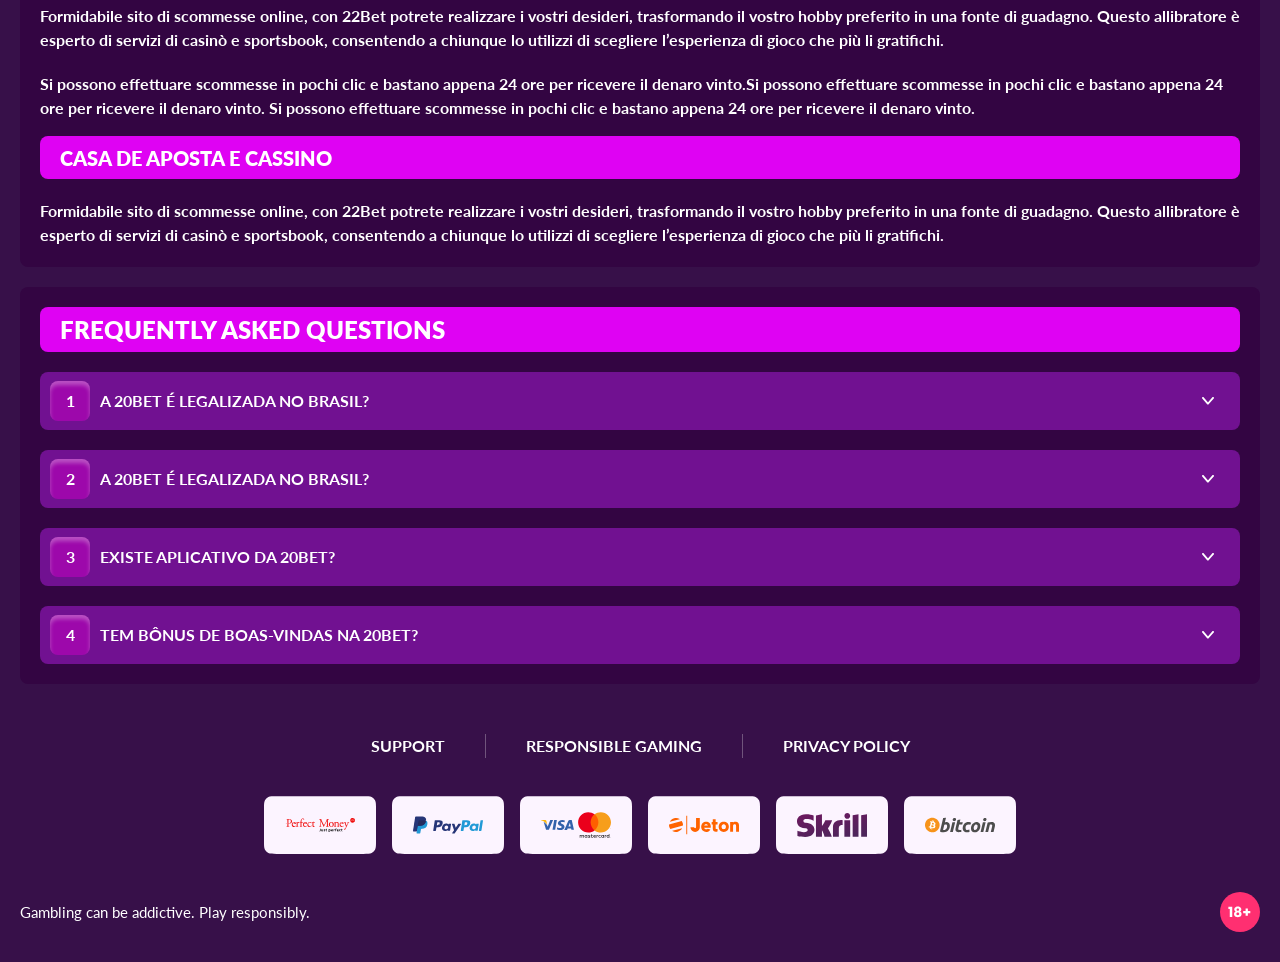
<file: live.html>
<!DOCTYPE html>
<html lang="no">
  <head>
    <meta charset="UTF-8" />
   
    <meta name="viewport" content="width=device-width, initial-scale=1.0" />
    <title>Slotrave</title>
    <meta name="description" content />
    <meta property="og:site_name" content />
    <meta property="og:title" content />
    <meta property="og:type" content="website" />
    <meta property="og:url" content />
    <meta property="og:image" content />
    <meta property="og:image:alt" content />
    <meta property="og:locale" content="no" />
    <meta property="og:description" content />
    <link rel="preconnect" href="https://fonts.googleapis.com" />
    <link rel="preconnect" href="https://fonts.gstatic.com" crossorigin="anonymous" />
  <link href="https://fonts.googleapis.com/css2?family=Lato:ital,wght@0,100;0,300;0,400;0,700;0,900;1,100;1,300;1,400;1,700;1,900&display=swap" rel="stylesheet">
  
    <link rel="stylesheet" href="./css/reset.css" />
    <link rel="stylesheet" href="./css/main.css" />
    <link rel="stylesheet" href="./css/media.css"/>
    <link rel="icon" href="./images/Group.png" type="image/x-icon"/>
    <script
    src="https://code.jquery.com/jquery-3.6.1.min.js"
    integrity="sha256-o88AwQnZB+VDvE9tvIXrMQaPlFFSUTR+nldQm1LuPXQ="
    crossorigin="anonymous"
  ></script>
  </head>
  <body>
  <header class="header">
      <section class="content header__content">
        <a href="./index.html" class="logo header__logo"
          ><img src="./images/logo.png" alt="logo" title
        /></a>
        <button class="header__btn-menu" >
          <svg width="16px" height="16px" viewBox="0 0 16 16" xmlns="http://www.w3.org/2000/svg">
              <rect y="0" width="16" height="3" rx="1.5"></rect>
              <rect y="6.5" width="16" height="3" rx="1.5"></rect>
              <rect y="13" width="16" height="3" rx="1.5"></rect>
            </svg>
        </button>

          <nav class="menu header__menu">
          <ul class="header__menu-list">
                
              <li class="" >
            
                <a href="./bonus.html" >
                <span>Bonuses</span>
              </a>
            
              </a>
            </li>
              <li>
                <a href="./app.html">
                 App
                </a>
              </li>
               <li>
                <a href="./slots.html">
               Slots
                </a>
              </li>
               <li>
                <a href="./live.html">
                live
                </a>
              </li>
               <li>
                <a href="./login.html">
                login
                </a>
              </li>
              
             
            </ul>
            <div class="header__button header__button-menu " >
              <a href="#" class="button  button__login-menu">log in</a>
              <a href="#" class="button button__menu">registration</a>
            </div>
           
          </nav>
            <a href="#" class="button button__login">log in</a>
            <a href="#" class="button button__singup">registration</a>
            <!-- <div id="clock" class="header__time">00:00</div> -->
            <a href="#" class="header__flag">
                <span><img src="./images/flag.png" alt="flag" title /></span>
                <span>no</span>
              </a>
      </section>
    </header>
     <main class="main home main-page">
        <section class=" hero hero__page">
           
            <div class="background ">
              <img src="./images/live/bg-live.webp" alt="hero" title />
              
            </div>
            <div class="hero__wrapper hero__wrapper-page">
              <div class="hero__data hero__data-bonus">
                <ul
                class="breadcrumbs "
                
              >
                <li
                  
                >
                  <a href="/" >
                    <span >Home</span></a
                  >
                 
                </li>
                <li
                  
                >
                  <a href="#" > <span >Live</span></a>
                 
                </li>
              </ul>
                <h1 class="title general hero__title">
                  Online Casino Website
                </h1>
                 <p class="hero__text">The first thing that catches players' attention is the incredible simplicity of this casino.</p>
               
                <a href="#" class="button  hero__button ">Get a Bonus</a>
               
              </div>
             
            </div>
          </section>
      <section class="main__wrap main__wrap-page">
       
       <section class="content__wrapper content__wrapper-page">
        <section class="content article">
            <p>
             Lorem ipsum dolor sit <a href="#">Slotrave</a> consectetur adipiscing elit. Quisque faucibus ex sapien vitae pellentesque sem placerat. In id cursus mi pretium tellus duis convallis. Tempus leo eu aenean sed diam urna tempor. Pulvinar vivamus fringilla lacus nec metus bibendum egestas. Iaculis massa nisl malesuada lacinia integer nunc posuere. Ut hendrerit semper vel class aptent taciti sociosqu.
            </p>
            <p>
             Ad litora torquent per conubia nostra inceptos himenaeos.
            </p>
          </section>
           <section class="content casino">
           
              <ul class="casino__list ">
                <li class="casino__item">
                    <a href="#"><div class="casino__wrapper">
                      <img class="casino__img" src="./images/live/card-live1.webp" alt="" title>
                    <div class="casino__hover casino__hover-live">
                        
                        <div class="casino-box">
                            
                        <span  class="button  casino__buttons"><img src="./images/card-button.svg" alt="" title></span>
                        </div>
                    </div>
                    </div>
                    </a>
                </li>
                <li class="casino__item">
                  <a href="#"><div class="casino__wrapper">
                      <img class="casino__img" src="./images/live/card-live2.webp" alt="" title>
                    <div class="casino__hover casino__hover-live">
                        
                        <div class="casino-box">
                            
                        <span  class="button  casino__buttons"><img src="./images/card-button.svg" alt="" title></span>
                        </div>
                    </div>
                    </div>
                    </a>
              </li>
              <li class="casino__item">
              <a href="#"><div class="casino__wrapper">
                      <img class="casino__img" src="./images/live/card-live3.webp" alt="" title>
                    <div class="casino__hover casino__hover-live">
                        
                        <div class="casino-box">
                            
                        <span  class="button  casino__buttons"><img src="./images/card-button.svg" alt="" title></span>
                        </div>
                    </div>
                    </div>
                    </a>
            </li>
             <li class="casino__item">
                <a href="#"><div class="casino__wrapper">
                      <img class="casino__img" src="./images/live/card-live4.webp" alt="" title>
                    <div class="casino__hover casino__hover-live">
                        
                        <div class="casino-box">
                            
                        <span  class="button  casino__buttons"><img src="./images/card-button.svg" alt="" title></span>
                        </div>
                    </div>
                    </div>
                    </a>
            </li>
             <li class="casino__item">
                <a href="#"><div class="casino__wrapper">
                      <img class="casino__img" src="./images/live/card-live5.webp" alt="" title>
                    <div class="casino__hover casino__hover-live">
                        
                        <div class="casino-box">
                            
                        <span  class="button  casino__buttons"><img src="./images/card-button.svg" alt="" title></span>
                        </div>
                    </div>
                    </div>
                    </a>
            </li>
             <li class="casino__item">
                <a href="#"><div class="casino__wrapper">
                      <img class="casino__img" src="./images/live/card-live6.webp" alt="" title>
                    <div class="casino__hover casino__hover-live">
                        
                        <div class="casino-box">
                            
                        <span  class="button  casino__buttons"><img src="./images/card-button.svg" alt="" title></span>
                        </div>
                    </div>
                    </div>
                    </a>
            </li>
        

              </ul>
         </section>
        
            <section class="content menu-review__content">
              

            
                <div class="menu__review-desk menu__review-content">Navigation</div>
                <ul class="menu__review menu__review-list">
                  <li><a href="#">Lorem ipsum dolor sit</a></li>
                    <li><a href="#">Amet consectetur adipiscing</a></li>
                      <li><a href="#">Quisque faucibus ex sapien vitae</a></li>
                        <li><a href="#">Ut hendrerit sempero</a></li>
                          <li><a href="#">Pulvinar vivamus fringilla</a></li>
                           <li><a href="#">Ad litora torquent per conubia</a></li>
                         
                          
                </ul>
             
          
          </section>
         
         <section class="content article">
            <h2 class="title high article__title">Casa de Aposta e Cassino</h2>
            
            <p>
             Formidabile sito di scommesse online, con 22Bet potrete realizzare i vostri desideri, trasformando il vostro hobby preferito in una fonte di guadagno. Questo allibratore è esperto di servizi di casinò e sportsbook, consentendo a chiunque lo utilizzi di scegliere l’esperienza di gioco che più li gratifichi.
            </p>
            <p>
             Si possono effettuare scommesse in pochi clic e bastano appena 24 ore per ricevere il denaro vinto.Si possono effettuare scommesse in pochi clic e bastano appena 24 ore per ricevere il denaro vinto. Si possono effettuare scommesse in pochi clic e bastano appena 24 ore per ricevere il denaro vinto.
            </p>
           <ol>
              <li>Si possono effettuare scommesse in pochi clic e bastano appena 24 ore per ricevere il denaro vinto.</li>
              <li>Si possono effettuare scommesse in pochi clic e bastano appena 24 ore per ricevere il denaro vinto.</li>
              <li>Si possono effettuare scommesse in pochi clic e bastano appena 24 ore per ricevere il denaro vinto.</li>
            </ol>
            <p>Si possono effettuare scommesse in pochi clic e bastano appena 24 ore per ricevere il denaro vinto. Si possono effettuare scommesse in pochi clic e bastano appena 24 ore per ricevere il denaro vinto. Si possono effettuare scommesse in pochi clic e bastano appena 24 ore per ricevere il denaro vinto.</p>
          </section>
           <section class="content article">
            <h2 class="title high article__title">Casa de Aposta e Cassino</h2>
            
            <p>
             Formidabile sito di scommesse online, con 22Bet potrete realizzare i vostri desideri, trasformando il vostro hobby preferito in una fonte di guadagno. Questo allibratore è esperto di servizi di casinò e sportsbook, consentendo a chiunque lo utilizzi di scegliere l’esperienza di gioco che più li gratifichi.
            </p>
            <p>
             Si possono effettuare scommesse in pochi clic e bastano appena 24 ore per ricevere il denaro vinto.Si possono effettuare scommesse in pochi clic e bastano appena 24 ore per ricevere il denaro vinto. Si possono effettuare scommesse in pochi clic e bastano appena 24 ore per ricevere il denaro vinto.
            </p>
          
            <h3>Casa de Aposta e Cassino</h3>
            <p>Formidabile sito di scommesse online, con 22Bet potrete realizzare i vostri desideri, trasformando il vostro hobby preferito in una fonte di guadagno. Questo allibratore è esperto di servizi di casinò e sportsbook, consentendo a chiunque lo utilizzi di scegliere l’esperienza di gioco che più li gratifichi.</p>
          </section>
        
           <section class="content faq">
            <h2 class="title high faq__title">Frequently Asked Questions</h2>
            <ul class="faq__list " >
              <li class="faq__item"  >
                <h3 class="title medium faq__subtitle js-button-expander js-button-expander--faq"  >A 20Bet é legalizada no Brasil?
                 </h3>
                <div  class="faq__answer js-expand-content js-expand-content--faq" >
                  <p  >
                    Sim, a casa de apostas tem licença emitida por Curaçao, que é reconhecida no Brasil e a permite atuar por aqui.
                  </p>
                </div>
              </li>
              <li class="faq__item"  >
                <h3 class="title medium faq__subtitle js-button-expander js-button-expander--faq"  >A 20Bet é legalizada no Brasil?</h3>
                <div class="faq__answer js-expand-content js-expand-content--faq" >
                  <p  >
                    Sim, a casa de apostas tem licença emitida por Curaçao, que é reconhecida no Brasil e a permite atuar por aqui.
                  </p>
                </div>
              </li> 
              <li class="faq__item"  >
                <h3 class="title medium faq__subtitle js-button-expander js-button-expander--faq"  >Existe aplicativo da 20Bet?</h3>
                <div class="faq__answer js-expand-content js-expand-content--faq" >
                  <p  >
                   Sim, disponível para sistemas operacionais iOS e Android.
                  </p>
                </div>
              </li> 
              <li class="faq__item"  >
                <h3 class="title medium faq__subtitle js-button-expander js-button-expander--faq"  >Tem bônus de boas-vindas na 20Bet?</h3>
                <div class="faq__answer js-expand-content js-expand-content--faq" >
                  <p  >
                   O pacote especial para novos usuários da 20Bet paga 100% sobre o primeiro depósito, com limite de 600 BRL.
                  </p>
                </div>
              </li> 
             
            </ul>
          </section>
          
        </section> 
        
       
        <div class=""  onclick="scrollToTop()">
          <button class="main__arrow" id="scrollToTopBtn"></button>
        </div> 
      </section>
    </main> 
     <footer class=" footer ">
      <section class="content footer__content">
        <ul class="footer__menu">
         <li><a href="./support.html">Support</a></li>
         <li><a href="./responsible.html">Responsible Gaming</a></li>
         <li><a href="./policy.html">Privacy Policy</a></li>
         
        </ul>
       
          <ul class="footer__cards-list">
           
            <li>
              <a href="#"
                ><img src="./images/footer-img1.svg" alt="card" title
              /></a>
            </li>
           <li>
              <a href="#"
                ><img src="./images/footer-img2.svg" alt="card" title
              /></a>
            </li> <li>
              <a href="#"
                ><img src="./images/footer-img3.svg" alt="card" title
              /></a>
            </li> <li>
              <a href="#"
                ><img src="./images/footer-img4.svg" alt="card" title
              /></a>
            </li> <li>
              <a href="#"
                ><img src="./images/footer-img5.svg" alt="card" title
              /></a>
            </li> <li>
              <a href="#"
                ><img src="./images/footer-img6.svg" alt="card" title
              /></a>
            </li>
          </ul>
       
        <div class="footer__wrapp">
          <div class="footer__text">
           
            <p>Gambling can be addictive. Play responsibly. 
</p>
           
          </div>
          <div class="footer__age">
            <img src="./images/age.svg" alt="age" title />
          </div>
        </div>
      
      </section>
    </footer>
    
    <script src="./js/sidebar.js" defer></script>
    <script src="./js/expander.js" defer></script>
    <script src="./js/mobile-menu.js" defer></script>
    <!-- <script src="./js/clock.js" defer></script> -->
     <script src="./js/arrowUp.js" defer></script>
  </body>
</html>
</file>
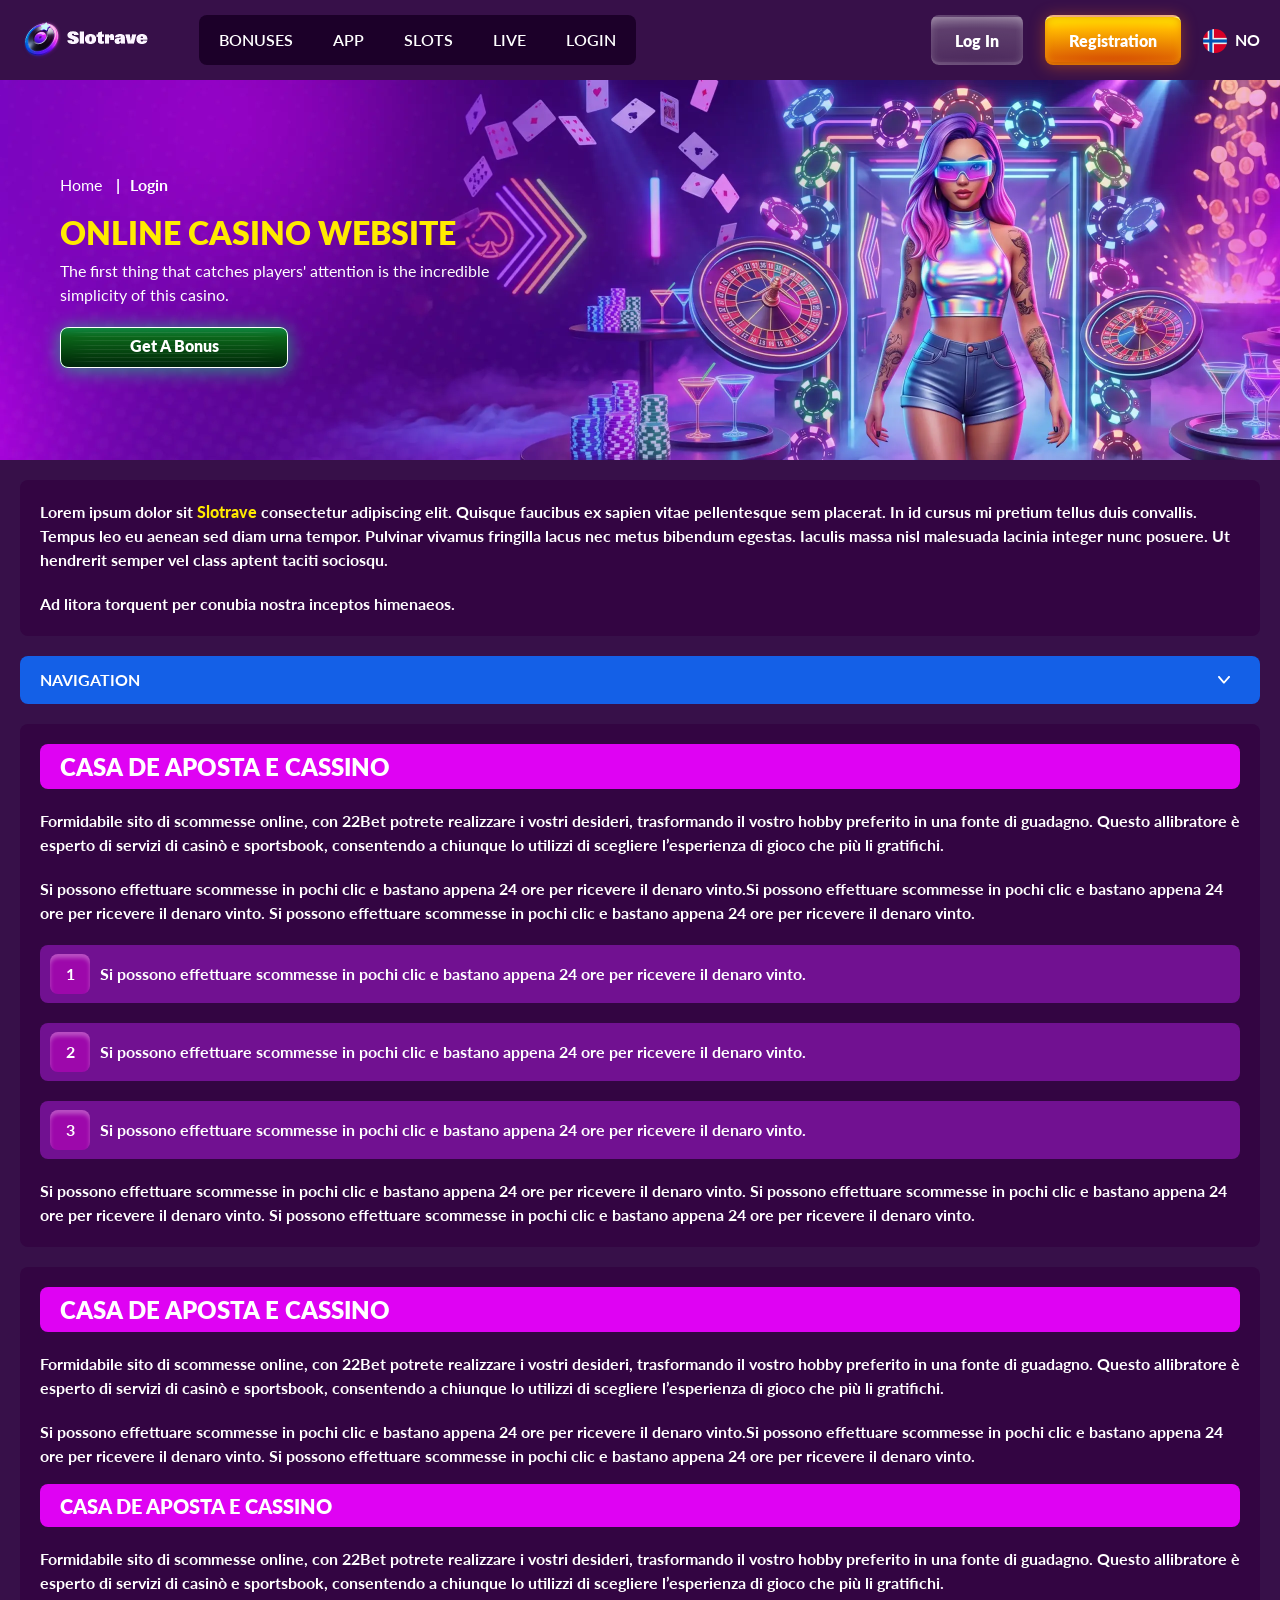
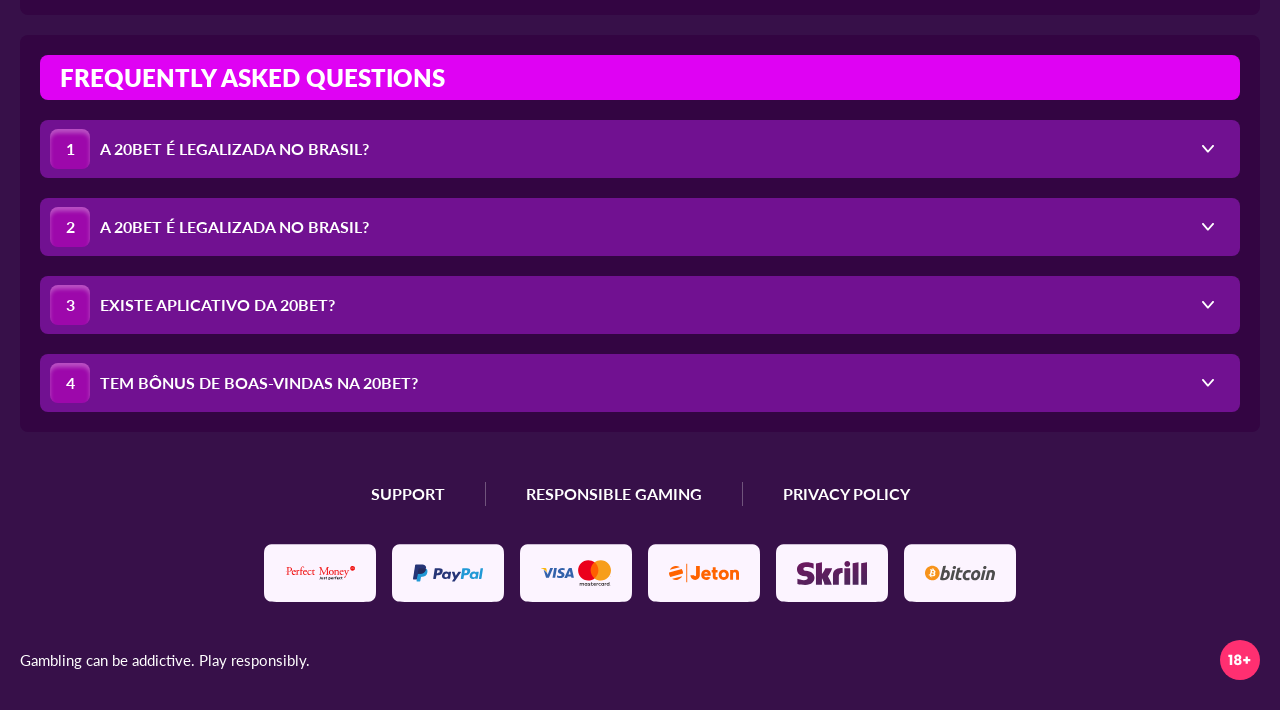
<file: login.html>
<!DOCTYPE html>
<html lang="no">
  <head>
    <meta charset="UTF-8" />
   
    <meta name="viewport" content="width=device-width, initial-scale=1.0" />
    <title>Slotrave</title>
    <meta name="description" content />
    <meta property="og:site_name" content />
    <meta property="og:title" content />
    <meta property="og:type" content="website" />
    <meta property="og:url" content />
    <meta property="og:image" content />
    <meta property="og:image:alt" content />
    <meta property="og:locale" content="no" />
    <meta property="og:description" content />
    <link rel="preconnect" href="https://fonts.googleapis.com" />
    <link rel="preconnect" href="https://fonts.gstatic.com" crossorigin="anonymous" />
  <link href="https://fonts.googleapis.com/css2?family=Lato:ital,wght@0,100;0,300;0,400;0,700;0,900;1,100;1,300;1,400;1,700;1,900&display=swap" rel="stylesheet">
  
    <link rel="stylesheet" href="./css/reset.css" />
    <link rel="stylesheet" href="./css/main.css" />
    <link rel="stylesheet" href="./css/media.css"/>
    <link rel="icon" href="./images/Group.png" type="image/x-icon"/>
    <script
    src="https://code.jquery.com/jquery-3.6.1.min.js"
    integrity="sha256-o88AwQnZB+VDvE9tvIXrMQaPlFFSUTR+nldQm1LuPXQ="
    crossorigin="anonymous"
  ></script>
  </head>
  <body>
  <header class="header">
      <section class="content header__content">
        <a href="./index.html" class="logo header__logo"
          ><img src="./images/logo.png" alt="logo" title
        /></a>
        <button class="header__btn-menu" >
          <svg width="16px" height="16px" viewBox="0 0 16 16" xmlns="http://www.w3.org/2000/svg">
              <rect y="0" width="16" height="3" rx="1.5"></rect>
              <rect y="6.5" width="16" height="3" rx="1.5"></rect>
              <rect y="13" width="16" height="3" rx="1.5"></rect>
            </svg>
        </button>

          <nav class="menu header__menu">
          <ul class="header__menu-list">
                
              <li class="" >
            
                <a href="./bonus.html" >
                <span>Bonuses</span>
              </a>
            
              </a>
            </li>
              <li>
                <a href="./app.html">
                 App
                </a>
              </li>
               <li>
                <a href="./slots.html">
               Slots
                </a>
              </li>
               <li>
                <a href="./live.html">
                live
                </a>
              </li>
               <li>
                <a href="./login.html">
                login
                </a>
              </li>
              
             
            </ul>
            <div class="header__button header__button-menu " >
              <a href="#" class="button  button__login-menu">log in</a>
              <a href="#" class="button button__menu">registration</a>
            </div>
           
          </nav>
            <a href="#" class="button button__login">log in</a>
            <a href="#" class="button button__singup">registration</a>
            <!-- <div id="clock" class="header__time">00:00</div> -->
            <a href="#" class="header__flag">
                <span><img src="./images/flag.png" alt="flag" title /></span>
                <span>no</span>
              </a>
      </section>
    </header>
     <main class="main home main-page">
        <section class=" hero hero__page">
           
            <div class="background ">
              <img src="./images/layout-image/bg-login.webp" alt="hero" title />
              
            </div>
            <div class="hero__wrapper hero__wrapper-page">
              <div class="hero__data hero__data-bonus">
                <ul
                class="breadcrumbs "
                
              >
                <li
                  
                >
                  <a href="/" >
                    <span >Home</span></a
                  >
                 
                </li>
                <li
                  
                >
                  <a href="#" > <span >Login</span></a>
                 
                </li>
              </ul>
                <h1 class="title general hero__title">
                  Online Casino Website
                </h1>
                 <p class="hero__text">The first thing that catches players' attention is the incredible simplicity of this casino.</p>
               
                <a href="#" class="button  hero__button ">Get a Bonus</a>
               
              </div>
             
            </div>
          </section>
      <section class="main__wrap main__wrap-page">
       
       <section class="content__wrapper content__wrapper-page">
        <section class="content article">
            <p>
             Lorem ipsum dolor sit <a href="#">Slotrave</a> consectetur adipiscing elit. Quisque faucibus ex sapien vitae pellentesque sem placerat. In id cursus mi pretium tellus duis convallis. Tempus leo eu aenean sed diam urna tempor. Pulvinar vivamus fringilla lacus nec metus bibendum egestas. Iaculis massa nisl malesuada lacinia integer nunc posuere. Ut hendrerit semper vel class aptent taciti sociosqu.
            </p>
            <p>
             Ad litora torquent per conubia nostra inceptos himenaeos.
            </p>
          </section>
          
            <section class="content menu-review__content">
              

            
                <div class="menu__review-desk menu__review-content">Navigation</div>
                <ul class="menu__review menu__review-list">
                  <li><a href="#">Lorem ipsum dolor sit</a></li>
                    <li><a href="#">Amet consectetur adipiscing</a></li>
                      <li><a href="#">Quisque faucibus ex sapien vitae</a></li>
                        <li><a href="#">Ut hendrerit sempero</a></li>
                          <li><a href="#">Pulvinar vivamus fringilla</a></li>
                           <li><a href="#">Ad litora torquent per conubia</a></li>
                         
                          
                </ul>
             
          
          </section>
         
         <section class="content article">
            <h2 class="title high article__title">Casa de Aposta e Cassino</h2>
            
            <p>
             Formidabile sito di scommesse online, con 22Bet potrete realizzare i vostri desideri, trasformando il vostro hobby preferito in una fonte di guadagno. Questo allibratore è esperto di servizi di casinò e sportsbook, consentendo a chiunque lo utilizzi di scegliere l’esperienza di gioco che più li gratifichi.
            </p>
            <p>
             Si possono effettuare scommesse in pochi clic e bastano appena 24 ore per ricevere il denaro vinto.Si possono effettuare scommesse in pochi clic e bastano appena 24 ore per ricevere il denaro vinto. Si possono effettuare scommesse in pochi clic e bastano appena 24 ore per ricevere il denaro vinto.
            </p>
           <ol>
              <li>Si possono effettuare scommesse in pochi clic e bastano appena 24 ore per ricevere il denaro vinto.</li>
              <li>Si possono effettuare scommesse in pochi clic e bastano appena 24 ore per ricevere il denaro vinto.</li>
              <li>Si possono effettuare scommesse in pochi clic e bastano appena 24 ore per ricevere il denaro vinto.</li>
            </ol>
            <p>Si possono effettuare scommesse in pochi clic e bastano appena 24 ore per ricevere il denaro vinto. Si possono effettuare scommesse in pochi clic e bastano appena 24 ore per ricevere il denaro vinto. Si possono effettuare scommesse in pochi clic e bastano appena 24 ore per ricevere il denaro vinto.</p>
          </section>
           <section class="content article">
            <h2 class="title high article__title">Casa de Aposta e Cassino</h2>
            
            <p>
             Formidabile sito di scommesse online, con 22Bet potrete realizzare i vostri desideri, trasformando il vostro hobby preferito in una fonte di guadagno. Questo allibratore è esperto di servizi di casinò e sportsbook, consentendo a chiunque lo utilizzi di scegliere l’esperienza di gioco che più li gratifichi.
            </p>
            <p>
             Si possono effettuare scommesse in pochi clic e bastano appena 24 ore per ricevere il denaro vinto.Si possono effettuare scommesse in pochi clic e bastano appena 24 ore per ricevere il denaro vinto. Si possono effettuare scommesse in pochi clic e bastano appena 24 ore per ricevere il denaro vinto.
            </p>
          
            <h3>Casa de Aposta e Cassino</h3>
            <p>Formidabile sito di scommesse online, con 22Bet potrete realizzare i vostri desideri, trasformando il vostro hobby preferito in una fonte di guadagno. Questo allibratore è esperto di servizi di casinò e sportsbook, consentendo a chiunque lo utilizzi di scegliere l’esperienza di gioco che più li gratifichi.</p>
          </section>
        
           <section class="content faq">
            <h2 class="title high faq__title">Frequently Asked Questions</h2>
            <ul class="faq__list " >
              <li class="faq__item"  >
                <h3 class="title medium faq__subtitle js-button-expander js-button-expander--faq"  >A 20Bet é legalizada no Brasil?
                 </h3>
                <div  class="faq__answer js-expand-content js-expand-content--faq" >
                  <p  >
                    Sim, a casa de apostas tem licença emitida por Curaçao, que é reconhecida no Brasil e a permite atuar por aqui.
                  </p>
                </div>
              </li>
              <li class="faq__item"  >
                <h3 class="title medium faq__subtitle js-button-expander js-button-expander--faq"  >A 20Bet é legalizada no Brasil?</h3>
                <div class="faq__answer js-expand-content js-expand-content--faq" >
                  <p  >
                    Sim, a casa de apostas tem licença emitida por Curaçao, que é reconhecida no Brasil e a permite atuar por aqui.
                  </p>
                </div>
              </li> 
              <li class="faq__item"  >
                <h3 class="title medium faq__subtitle js-button-expander js-button-expander--faq"  >Existe aplicativo da 20Bet?</h3>
                <div class="faq__answer js-expand-content js-expand-content--faq" >
                  <p  >
                   Sim, disponível para sistemas operacionais iOS e Android.
                  </p>
                </div>
              </li> 
              <li class="faq__item"  >
                <h3 class="title medium faq__subtitle js-button-expander js-button-expander--faq"  >Tem bônus de boas-vindas na 20Bet?</h3>
                <div class="faq__answer js-expand-content js-expand-content--faq" >
                  <p  >
                   O pacote especial para novos usuários da 20Bet paga 100% sobre o primeiro depósito, com limite de 600 BRL.
                  </p>
                </div>
              </li> 
             
            </ul>
          </section>
          
        </section> 
        
       
        <div class=""  onclick="scrollToTop()">
          <button class="main__arrow" id="scrollToTopBtn"></button>
        </div> 
      </section>
    </main> 
     <footer class=" footer ">
      <section class="content footer__content">
        <ul class="footer__menu">
         <li><a href="./support.html">Support</a></li>
         <li><a href="./responsible.html">Responsible Gaming</a></li>
         <li><a href="./policy.html">Privacy Policy</a></li>
         
        </ul>
       
          <ul class="footer__cards-list">
           
            <li>
              <a href="#"
                ><img src="./images/footer-img1.svg" alt="card" title
              /></a>
            </li>
           <li>
              <a href="#"
                ><img src="./images/footer-img2.svg" alt="card" title
              /></a>
            </li> <li>
              <a href="#"
                ><img src="./images/footer-img3.svg" alt="card" title
              /></a>
            </li> <li>
              <a href="#"
                ><img src="./images/footer-img4.svg" alt="card" title
              /></a>
            </li> <li>
              <a href="#"
                ><img src="./images/footer-img5.svg" alt="card" title
              /></a>
            </li> <li>
              <a href="#"
                ><img src="./images/footer-img6.svg" alt="card" title
              /></a>
            </li>
          </ul>
       
        <div class="footer__wrapp">
          <div class="footer__text">
           
            <p>Gambling can be addictive. Play responsibly. 
</p>
           
          </div>
          <div class="footer__age">
            <img src="./images/age.svg" alt="age" title />
          </div>
        </div>
      
      </section>
    </footer>
    
    <script src="./js/sidebar.js" defer></script>
    <script src="./js/expander.js" defer></script>
    <script src="./js/mobile-menu.js" defer></script>
    <!-- <script src="./js/clock.js" defer></script> -->
     <script src="./js/arrowUp.js" defer></script>
  </body>
</html>
</file>
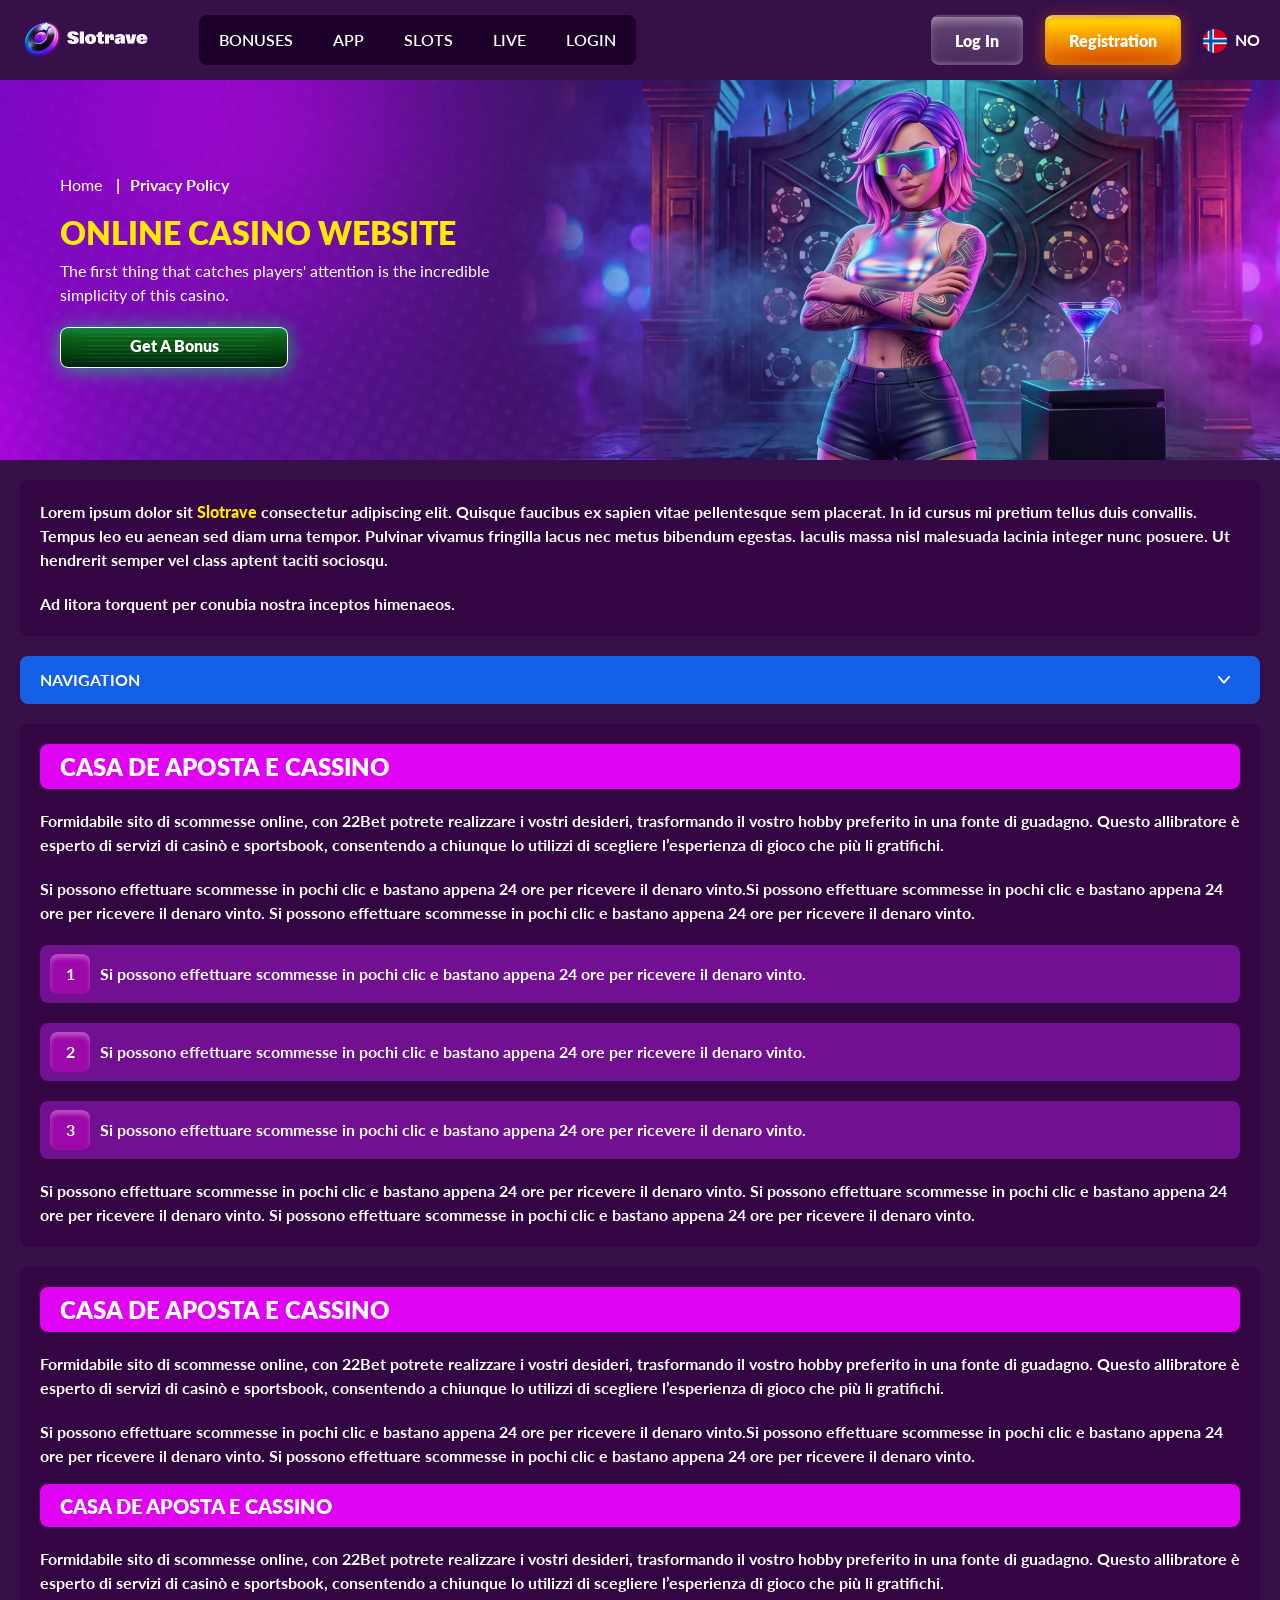
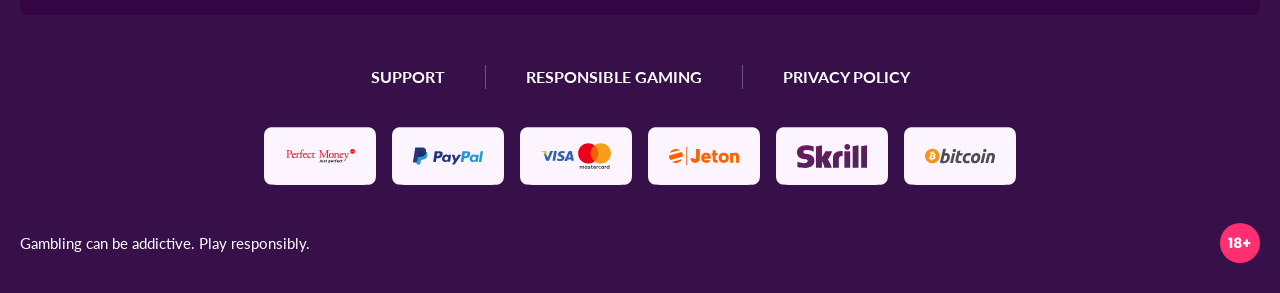
<file: policy.html>
<!DOCTYPE html>
<html lang="no">
  <head>
    <meta charset="UTF-8" />
   
    <meta name="viewport" content="width=device-width, initial-scale=1.0" />
    <title>Slotrave</title>
    <meta name="description" content />
    <meta property="og:site_name" content />
    <meta property="og:title" content />
    <meta property="og:type" content="website" />
    <meta property="og:url" content />
    <meta property="og:image" content />
    <meta property="og:image:alt" content />
    <meta property="og:locale" content="no" />
    <meta property="og:description" content />
    <link rel="preconnect" href="https://fonts.googleapis.com" />
    <link rel="preconnect" href="https://fonts.gstatic.com" crossorigin="anonymous" />
  <link href="https://fonts.googleapis.com/css2?family=Lato:ital,wght@0,100;0,300;0,400;0,700;0,900;1,100;1,300;1,400;1,700;1,900&display=swap" rel="stylesheet">
  
    <link rel="stylesheet" href="./css/reset.css" />
    <link rel="stylesheet" href="./css/main.css" />
    <link rel="stylesheet" href="./css/media.css"/>
    <link rel="icon" href="./images/Group.png" type="image/x-icon"/>
    <script
    src="https://code.jquery.com/jquery-3.6.1.min.js"
    integrity="sha256-o88AwQnZB+VDvE9tvIXrMQaPlFFSUTR+nldQm1LuPXQ="
    crossorigin="anonymous"
  ></script>
  </head>
  <body>
  <header class="header">
      <section class="content header__content">
        <a href="./index.html" class="logo header__logo"
          ><img src="./images/logo.png" alt="logo" title
        /></a>
        <button class="header__btn-menu" >
          <svg width="16px" height="16px" viewBox="0 0 16 16" xmlns="http://www.w3.org/2000/svg">
              <rect y="0" width="16" height="3" rx="1.5"></rect>
              <rect y="6.5" width="16" height="3" rx="1.5"></rect>
              <rect y="13" width="16" height="3" rx="1.5"></rect>
            </svg>
        </button>

          <nav class="menu header__menu">
          <ul class="header__menu-list">
                
              <li class="" >
            
                <a href="./bonus.html" >
                <span>Bonuses</span>
              </a>
            
              </a>
            </li>
              <li>
                <a href="./app.html">
                 App
                </a>
              </li>
               <li>
                <a href="./slots.html">
               Slots
                </a>
              </li>
               <li>
                <a href="./live.html">
                live
                </a>
              </li>
               <li>
                <a href="./login.html">
                login
                </a>
              </li>
              
             
            </ul>
            <div class="header__button header__button-menu " >
              <a href="#" class="button  button__login-menu">log in</a>
              <a href="#" class="button button__menu">registration</a>
            </div>
           
          </nav>
            <a href="#" class="button button__login">log in</a>
            <a href="#" class="button button__singup">registration</a>
            <!-- <div id="clock" class="header__time">00:00</div> -->
            <a href="#" class="header__flag">
                <span><img src="./images/flag.png" alt="flag" title /></span>
                <span>no</span>
              </a>
      </section>
    </header>
     <main class="main home main-page">
        <section class=" hero hero__page">
           
            <div class="background ">
              <img src="./images/layout-image/bg-policy.webp" alt="hero" title />
              
            </div>
            <div class="hero__wrapper hero__wrapper-page">
              <div class="hero__data hero__data-bonus">
                <ul
                class="breadcrumbs "
                
              >
                <li
                  
                >
                  <a href="/" >
                    <span >Home</span></a
                  >
                 
                </li>
                <li
                  
                >
                  <a href="#" > <span >Privacy Policy</span></a>
                 
                </li>
              </ul>
                <h1 class="title general hero__title">
                  Online Casino Website
                </h1>
                 <p class="hero__text">The first thing that catches players' attention is the incredible simplicity of this casino.</p>
               
                <a href="#" class="button  hero__button ">Get a Bonus</a>
               
              </div>
             
            </div>
          </section>
      <section class="main__wrap main__wrap-page">
       
       <section class="content__wrapper content__wrapper-page">
        <section class="content article">
            <p>
             Lorem ipsum dolor sit <a href="#">Slotrave</a> consectetur adipiscing elit. Quisque faucibus ex sapien vitae pellentesque sem placerat. In id cursus mi pretium tellus duis convallis. Tempus leo eu aenean sed diam urna tempor. Pulvinar vivamus fringilla lacus nec metus bibendum egestas. Iaculis massa nisl malesuada lacinia integer nunc posuere. Ut hendrerit semper vel class aptent taciti sociosqu.
            </p>
            <p>
             Ad litora torquent per conubia nostra inceptos himenaeos.
            </p>
          </section>
          
            <section class="content menu-review__content">
              

            
                <div class="menu__review-desk menu__review-content">Navigation</div>
                <ul class="menu__review menu__review-list">
                  <li><a href="#">Lorem ipsum dolor sit</a></li>
                    <li><a href="#">Amet consectetur adipiscing</a></li>
                      <li><a href="#">Quisque faucibus ex sapien vitae</a></li>
                        <li><a href="#">Ut hendrerit sempero</a></li>
                          <li><a href="#">Pulvinar vivamus fringilla</a></li>
                           <li><a href="#">Ad litora torquent per conubia</a></li>
                         
                          
                </ul>
             
          
          </section>
         
         <section class="content article">
            <h2 class="title high article__title">Casa de Aposta e Cassino</h2>
            
            <p>
             Formidabile sito di scommesse online, con 22Bet potrete realizzare i vostri desideri, trasformando il vostro hobby preferito in una fonte di guadagno. Questo allibratore è esperto di servizi di casinò e sportsbook, consentendo a chiunque lo utilizzi di scegliere l’esperienza di gioco che più li gratifichi.
            </p>
            <p>
             Si possono effettuare scommesse in pochi clic e bastano appena 24 ore per ricevere il denaro vinto.Si possono effettuare scommesse in pochi clic e bastano appena 24 ore per ricevere il denaro vinto. Si possono effettuare scommesse in pochi clic e bastano appena 24 ore per ricevere il denaro vinto.
            </p>
           <ol>
              <li>Si possono effettuare scommesse in pochi clic e bastano appena 24 ore per ricevere il denaro vinto.</li>
              <li>Si possono effettuare scommesse in pochi clic e bastano appena 24 ore per ricevere il denaro vinto.</li>
              <li>Si possono effettuare scommesse in pochi clic e bastano appena 24 ore per ricevere il denaro vinto.</li>
            </ol>
            <p>Si possono effettuare scommesse in pochi clic e bastano appena 24 ore per ricevere il denaro vinto. Si possono effettuare scommesse in pochi clic e bastano appena 24 ore per ricevere il denaro vinto. Si possono effettuare scommesse in pochi clic e bastano appena 24 ore per ricevere il denaro vinto.</p>
          </section>
           <section class="content article">
            <h2 class="title high article__title">Casa de Aposta e Cassino</h2>
            
            <p>
             Formidabile sito di scommesse online, con 22Bet potrete realizzare i vostri desideri, trasformando il vostro hobby preferito in una fonte di guadagno. Questo allibratore è esperto di servizi di casinò e sportsbook, consentendo a chiunque lo utilizzi di scegliere l’esperienza di gioco che più li gratifichi.
            </p>
            <p>
             Si possono effettuare scommesse in pochi clic e bastano appena 24 ore per ricevere il denaro vinto.Si possono effettuare scommesse in pochi clic e bastano appena 24 ore per ricevere il denaro vinto. Si possono effettuare scommesse in pochi clic e bastano appena 24 ore per ricevere il denaro vinto.
            </p>
          
            <h3>Casa de Aposta e Cassino</h3>
            <p>Formidabile sito di scommesse online, con 22Bet potrete realizzare i vostri desideri, trasformando il vostro hobby preferito in una fonte di guadagno. Questo allibratore è esperto di servizi di casinò e sportsbook, consentendo a chiunque lo utilizzi di scegliere l’esperienza di gioco che più li gratifichi.</p>
          </section>
        
        </section> 
        
       
        <div class=""  onclick="scrollToTop()">
          <button class="main__arrow" id="scrollToTopBtn"></button>
        </div> 
      </section>
    </main> 
     <footer class=" footer ">
      <section class="content footer__content">
        <ul class="footer__menu">
         <li><a href="./support.html">Support</a></li>
         <li><a href="./responsible.html">Responsible Gaming</a></li>
         <li><a href="./policy.html">Privacy Policy</a></li>
         
        </ul>
       
          <ul class="footer__cards-list">
           
            <li>
              <a href="#"
                ><img src="./images/footer-img1.svg" alt="card" title
              /></a>
            </li>
           <li>
              <a href="#"
                ><img src="./images/footer-img2.svg" alt="card" title
              /></a>
            </li> <li>
              <a href="#"
                ><img src="./images/footer-img3.svg" alt="card" title
              /></a>
            </li> <li>
              <a href="#"
                ><img src="./images/footer-img4.svg" alt="card" title
              /></a>
            </li> <li>
              <a href="#"
                ><img src="./images/footer-img5.svg" alt="card" title
              /></a>
            </li> <li>
              <a href="#"
                ><img src="./images/footer-img6.svg" alt="card" title
              /></a>
            </li>
          </ul>
       
        <div class="footer__wrapp">
          <div class="footer__text">
           
            <p>Gambling can be addictive. Play responsibly. 
</p>
           
          </div>
          <div class="footer__age">
            <img src="./images/age.svg" alt="age" title />
          </div>
        </div>
      
      </section>
    </footer>
    
    <script src="./js/sidebar.js" defer></script>
    <script src="./js/expander.js" defer></script>
    <script src="./js/mobile-menu.js" defer></script>
    <!-- <script src="./js/clock.js" defer></script> -->
     <script src="./js/arrowUp.js" defer></script>
  </body>
</html>
</file>
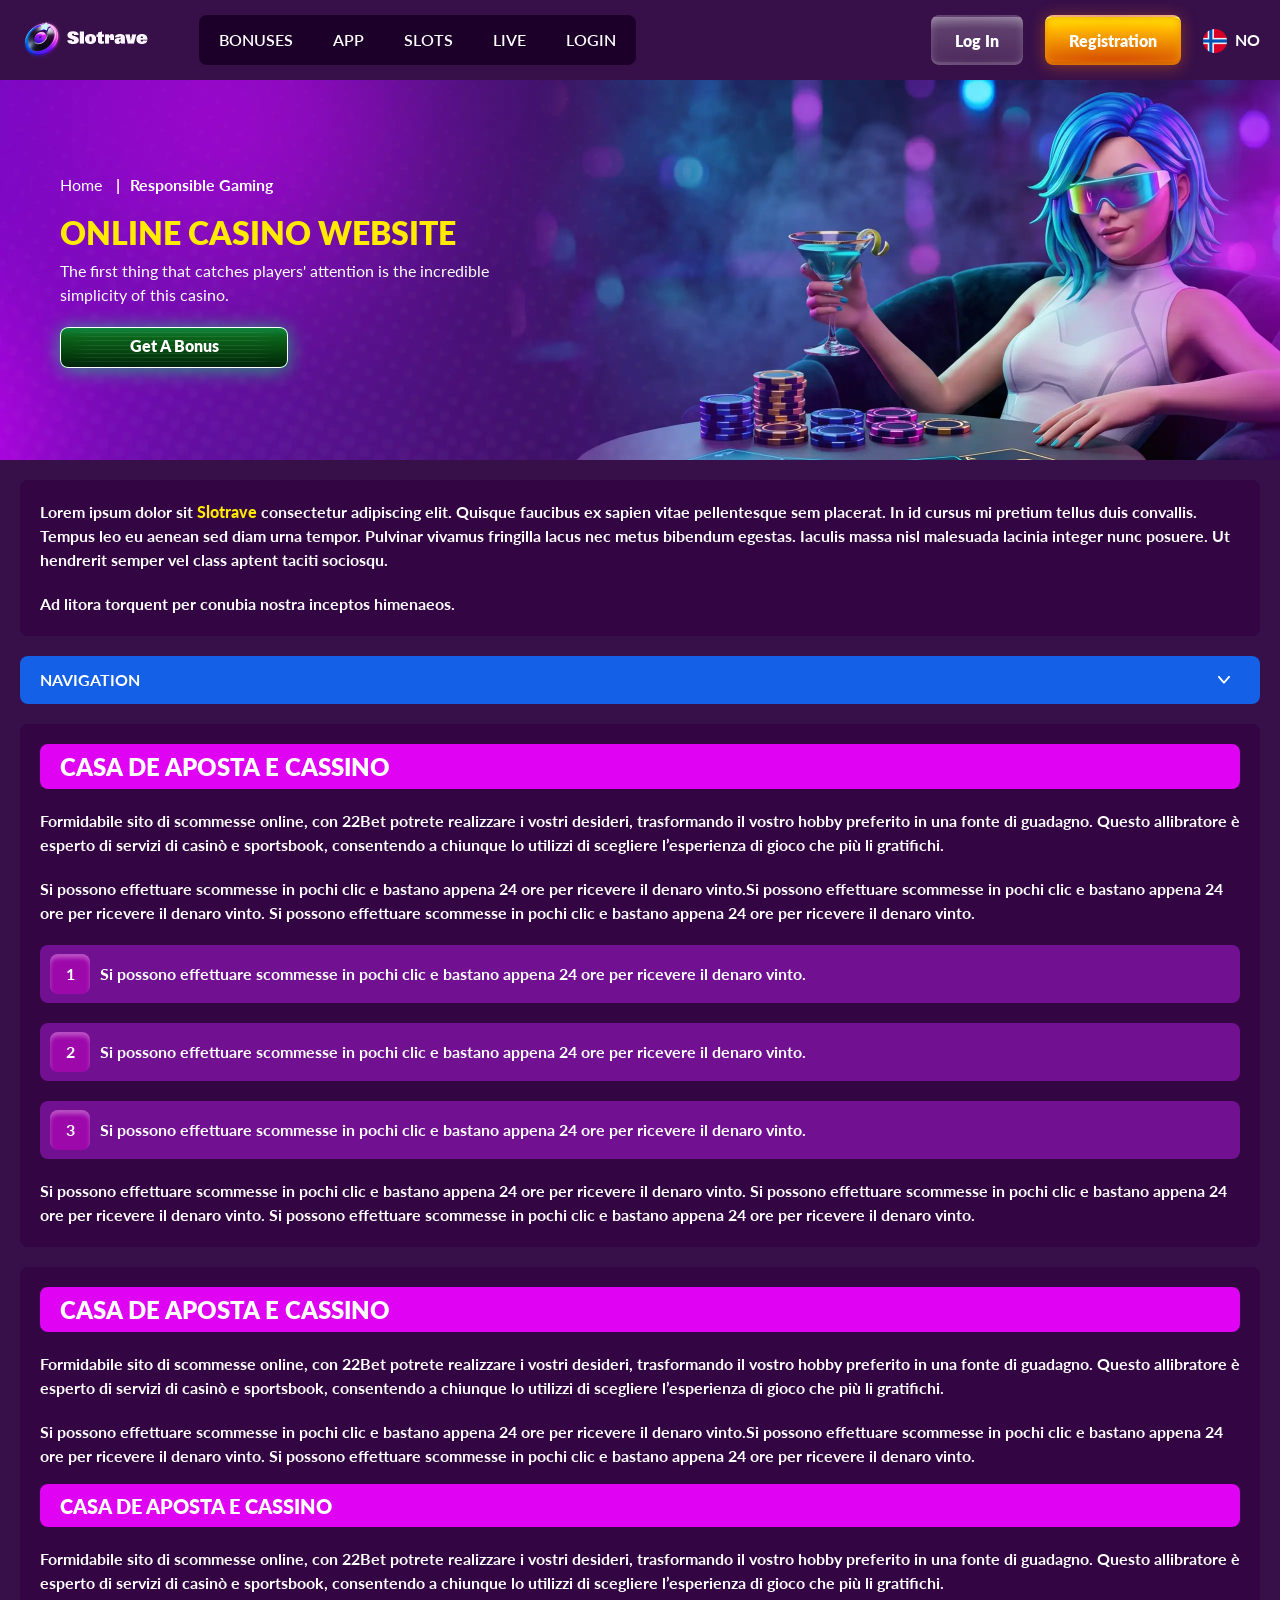
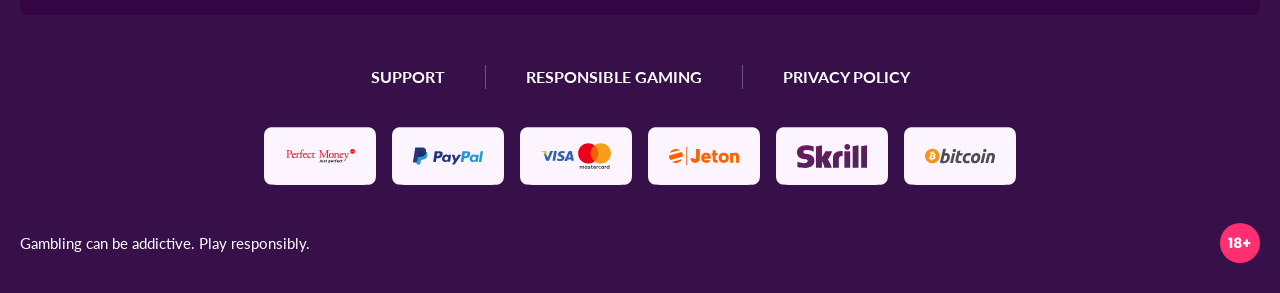
<file: responsible.html>
<!DOCTYPE html>
<html lang="no">
  <head>
    <meta charset="UTF-8" />
   
    <meta name="viewport" content="width=device-width, initial-scale=1.0" />
    <title>Slotrave</title>
    <meta name="description" content />
    <meta property="og:site_name" content />
    <meta property="og:title" content />
    <meta property="og:type" content="website" />
    <meta property="og:url" content />
    <meta property="og:image" content />
    <meta property="og:image:alt" content />
    <meta property="og:locale" content="no" />
    <meta property="og:description" content />
    <link rel="preconnect" href="https://fonts.googleapis.com" />
    <link rel="preconnect" href="https://fonts.gstatic.com" crossorigin="anonymous" />
  <link href="https://fonts.googleapis.com/css2?family=Lato:ital,wght@0,100;0,300;0,400;0,700;0,900;1,100;1,300;1,400;1,700;1,900&display=swap" rel="stylesheet">
  
    <link rel="stylesheet" href="./css/reset.css" />
    <link rel="stylesheet" href="./css/main.css" />
    <link rel="stylesheet" href="./css/media.css"/>
    <link rel="icon" href="./images/Group.png" type="image/x-icon"/>
    <script
    src="https://code.jquery.com/jquery-3.6.1.min.js"
    integrity="sha256-o88AwQnZB+VDvE9tvIXrMQaPlFFSUTR+nldQm1LuPXQ="
    crossorigin="anonymous"
  ></script>
  </head>
  <body>
  <header class="header">
      <section class="content header__content">
        <a href="./index.html" class="logo header__logo"
          ><img src="./images/logo.png" alt="logo" title
        /></a>
        <button class="header__btn-menu" >
          <svg width="16px" height="16px" viewBox="0 0 16 16" xmlns="http://www.w3.org/2000/svg">
              <rect y="0" width="16" height="3" rx="1.5"></rect>
              <rect y="6.5" width="16" height="3" rx="1.5"></rect>
              <rect y="13" width="16" height="3" rx="1.5"></rect>
            </svg>
        </button>

          <nav class="menu header__menu">
          <ul class="header__menu-list">
                
              <li class="" >
            
                <a href="./bonus.html" >
                <span>Bonuses</span>
              </a>
            
              </a>
            </li>
              <li>
                <a href="./app.html">
                 App
                </a>
              </li>
               <li>
                <a href="./slots.html">
               Slots
                </a>
              </li>
               <li>
                <a href="./live.html">
                live
                </a>
              </li>
               <li>
                <a href="./login.html">
                login
                </a>
              </li>
              
             
            </ul>
            <div class="header__button header__button-menu " >
              <a href="#" class="button  button__login-menu">log in</a>
              <a href="#" class="button button__menu">registration</a>
            </div>
           
          </nav>
            <a href="#" class="button button__login">log in</a>
            <a href="#" class="button button__singup">registration</a>
            <!-- <div id="clock" class="header__time">00:00</div> -->
            <a href="#" class="header__flag">
                <span><img src="./images/flag.png" alt="flag" title /></span>
                <span>no</span>
              </a>
      </section>
    </header>
     <main class="main home main-page">
        <section class=" hero hero__page">
           
            <div class="background background-pageApp">
              <img src="./images/layout-image/bg-responsible.webp" alt="hero" title />
              
            </div>
            <div class="hero__wrapper hero__wrapper-page">
              <div class="hero__data hero__data-bonus">
                <ul
                class="breadcrumbs "
                
              >
                <li
                  
                >
                  <a href="/" >
                    <span >Home</span></a
                  >
                 
                </li>
                <li
                  
                >
                  <a href="#" > <span >Responsible Gaming</span></a>
                 
                </li>
              </ul>
                <h1 class="title general hero__title">
                  Online Casino Website
                </h1>
                 <p class="hero__text">The first thing that catches players' attention is the incredible simplicity of this casino.</p>
               
                <a href="#" class="button  hero__button ">Get a Bonus</a>
               
              </div>
             
            </div>
          </section>
      <section class="main__wrap main__wrap-page">
       
       <section class="content__wrapper content__wrapper-page">
        <section class="content article">
            <p>
             Lorem ipsum dolor sit <a href="#">Slotrave</a> consectetur adipiscing elit. Quisque faucibus ex sapien vitae pellentesque sem placerat. In id cursus mi pretium tellus duis convallis. Tempus leo eu aenean sed diam urna tempor. Pulvinar vivamus fringilla lacus nec metus bibendum egestas. Iaculis massa nisl malesuada lacinia integer nunc posuere. Ut hendrerit semper vel class aptent taciti sociosqu.
            </p>
            <p>
             Ad litora torquent per conubia nostra inceptos himenaeos.
            </p>
          </section>
          
            <section class="content menu-review__content">
              

            
                <div class="menu__review-desk menu__review-content">Navigation</div>
                <ul class="menu__review menu__review-list">
                  <li><a href="#">Lorem ipsum dolor sit</a></li>
                    <li><a href="#">Amet consectetur adipiscing</a></li>
                      <li><a href="#">Quisque faucibus ex sapien vitae</a></li>
                        <li><a href="#">Ut hendrerit sempero</a></li>
                          <li><a href="#">Pulvinar vivamus fringilla</a></li>
                           <li><a href="#">Ad litora torquent per conubia</a></li>
                         
                          
                </ul>
             
          
          </section>
         
         <section class="content article">
            <h2 class="title high article__title">Casa de Aposta e Cassino</h2>
            
            <p>
             Formidabile sito di scommesse online, con 22Bet potrete realizzare i vostri desideri, trasformando il vostro hobby preferito in una fonte di guadagno. Questo allibratore è esperto di servizi di casinò e sportsbook, consentendo a chiunque lo utilizzi di scegliere l’esperienza di gioco che più li gratifichi.
            </p>
            <p>
             Si possono effettuare scommesse in pochi clic e bastano appena 24 ore per ricevere il denaro vinto.Si possono effettuare scommesse in pochi clic e bastano appena 24 ore per ricevere il denaro vinto. Si possono effettuare scommesse in pochi clic e bastano appena 24 ore per ricevere il denaro vinto.
            </p>
           <ol>
              <li>Si possono effettuare scommesse in pochi clic e bastano appena 24 ore per ricevere il denaro vinto.</li>
              <li>Si possono effettuare scommesse in pochi clic e bastano appena 24 ore per ricevere il denaro vinto.</li>
              <li>Si possono effettuare scommesse in pochi clic e bastano appena 24 ore per ricevere il denaro vinto.</li>
            </ol>
            <p>Si possono effettuare scommesse in pochi clic e bastano appena 24 ore per ricevere il denaro vinto. Si possono effettuare scommesse in pochi clic e bastano appena 24 ore per ricevere il denaro vinto. Si possono effettuare scommesse in pochi clic e bastano appena 24 ore per ricevere il denaro vinto.</p>
          </section>
           <section class="content article">
            <h2 class="title high article__title">Casa de Aposta e Cassino</h2>
            
            <p>
             Formidabile sito di scommesse online, con 22Bet potrete realizzare i vostri desideri, trasformando il vostro hobby preferito in una fonte di guadagno. Questo allibratore è esperto di servizi di casinò e sportsbook, consentendo a chiunque lo utilizzi di scegliere l’esperienza di gioco che più li gratifichi.
            </p>
            <p>
             Si possono effettuare scommesse in pochi clic e bastano appena 24 ore per ricevere il denaro vinto.Si possono effettuare scommesse in pochi clic e bastano appena 24 ore per ricevere il denaro vinto. Si possono effettuare scommesse in pochi clic e bastano appena 24 ore per ricevere il denaro vinto.
            </p>
          
            <h3>Casa de Aposta e Cassino</h3>
            <p>Formidabile sito di scommesse online, con 22Bet potrete realizzare i vostri desideri, trasformando il vostro hobby preferito in una fonte di guadagno. Questo allibratore è esperto di servizi di casinò e sportsbook, consentendo a chiunque lo utilizzi di scegliere l’esperienza di gioco che più li gratifichi.</p>
          </section>
        
        </section> 
        
       
        <div class=""  onclick="scrollToTop()">
          <button class="main__arrow" id="scrollToTopBtn"></button>
        </div> 
      </section>
    </main> 
     <footer class=" footer ">
      <section class="content footer__content">
        <ul class="footer__menu">
         <li><a href="./support.html">Support</a></li>
         <li><a href="./responsible.html">Responsible Gaming</a></li>
         <li><a href="./policy.html">Privacy Policy</a></li>
         
        </ul>
       
          <ul class="footer__cards-list">
           
            <li>
              <a href="#"
                ><img src="./images/footer-img1.svg" alt="card" title
              /></a>
            </li>
           <li>
              <a href="#"
                ><img src="./images/footer-img2.svg" alt="card" title
              /></a>
            </li> <li>
              <a href="#"
                ><img src="./images/footer-img3.svg" alt="card" title
              /></a>
            </li> <li>
              <a href="#"
                ><img src="./images/footer-img4.svg" alt="card" title
              /></a>
            </li> <li>
              <a href="#"
                ><img src="./images/footer-img5.svg" alt="card" title
              /></a>
            </li> <li>
              <a href="#"
                ><img src="./images/footer-img6.svg" alt="card" title
              /></a>
            </li>
          </ul>
       
        <div class="footer__wrapp">
          <div class="footer__text">
           
            <p>Gambling can be addictive. Play responsibly. 
</p>
           
          </div>
          <div class="footer__age">
            <img src="./images/age.svg" alt="age" title />
          </div>
        </div>
      
      </section>
    </footer>
    
    <script src="./js/sidebar.js" defer></script>
    <script src="./js/expander.js" defer></script>
    <script src="./js/mobile-menu.js" defer></script>
    <!-- <script src="./js/clock.js" defer></script> -->
     <script src="./js/arrowUp.js" defer></script>
  </body>
</html>
</file>
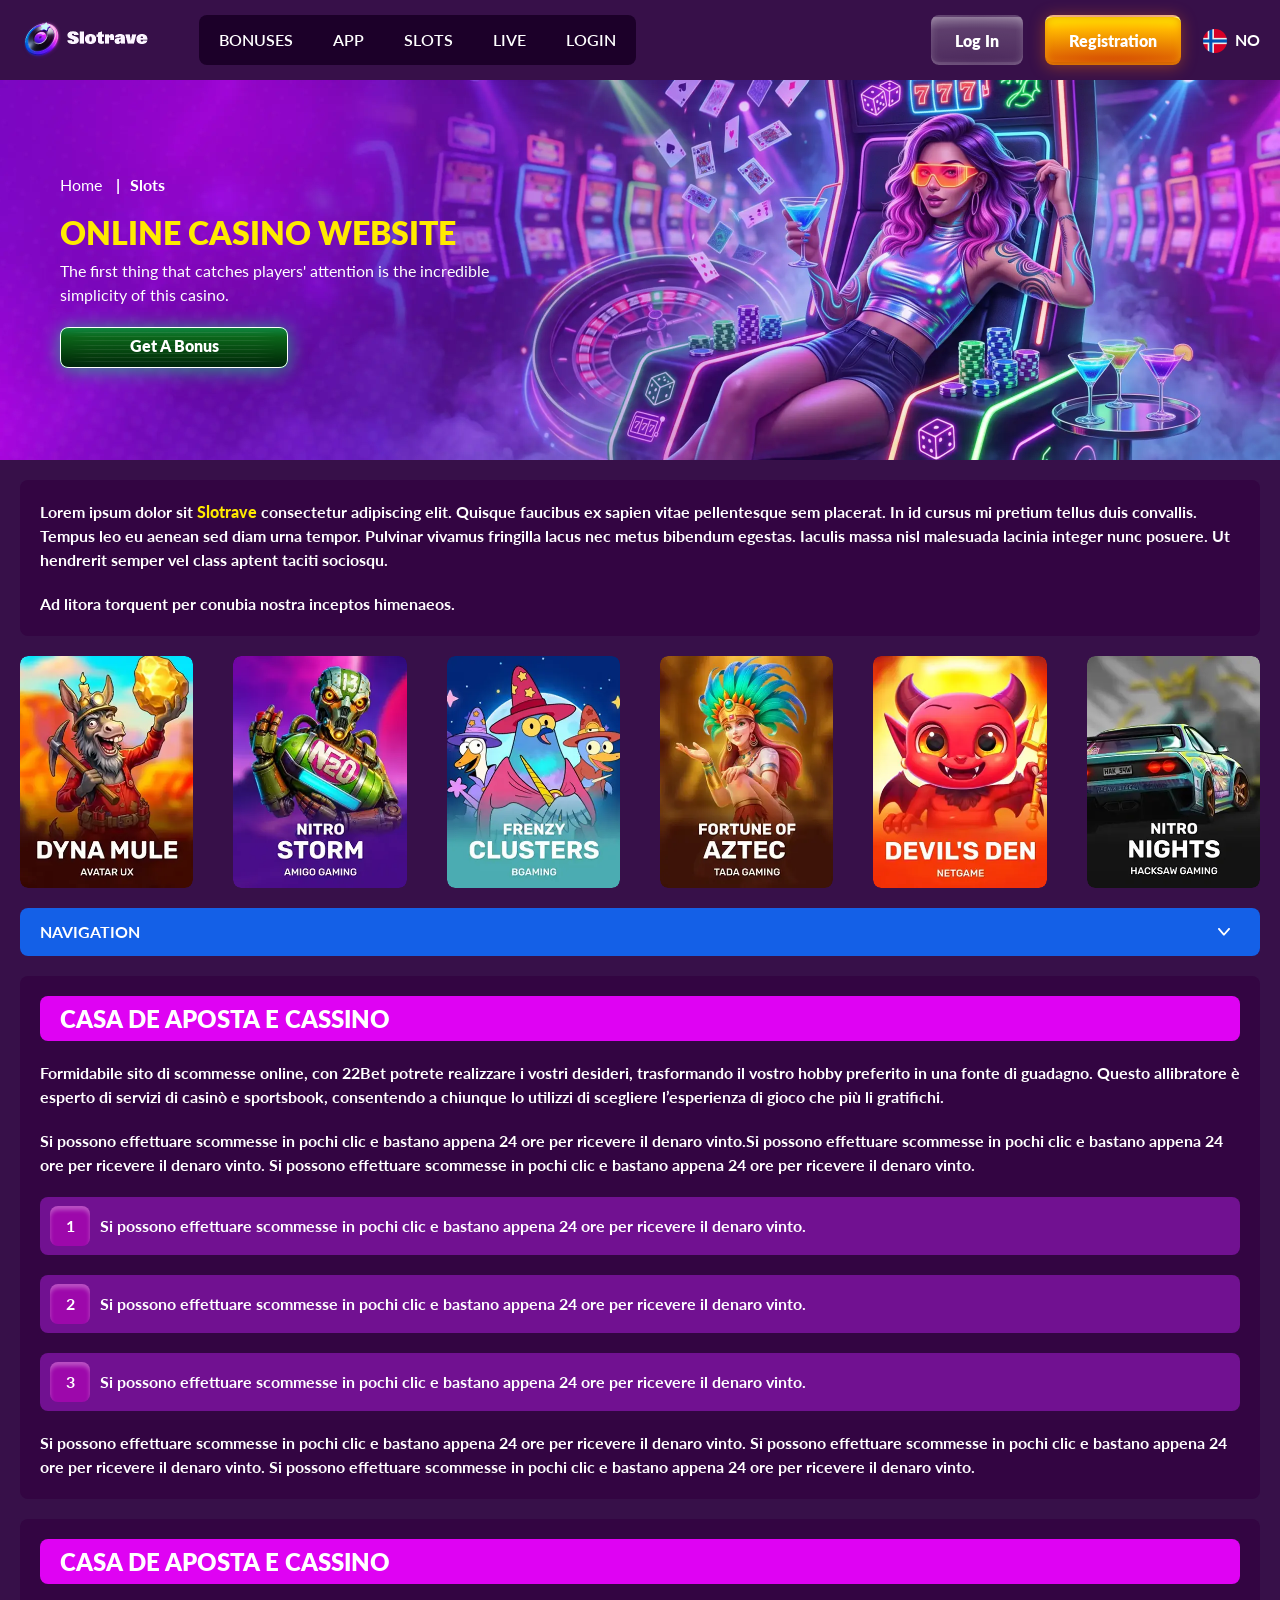
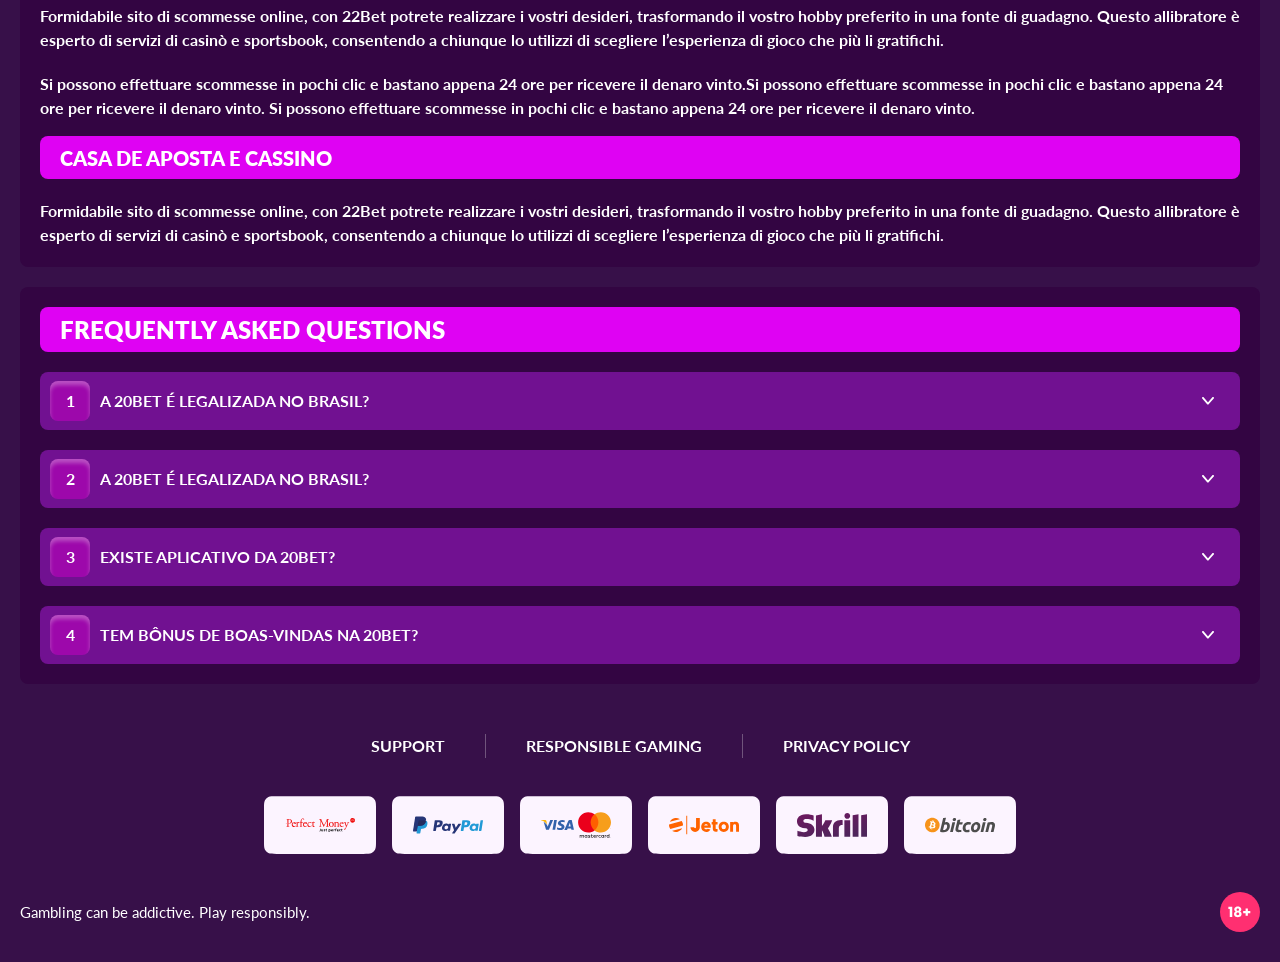
<file: slots.html>
<!DOCTYPE html>
<html lang="no">
  <head>
    <meta charset="UTF-8" />
   
    <meta name="viewport" content="width=device-width, initial-scale=1.0" />
    <title>Slotrave</title>
    <meta name="description" content />
    <meta property="og:site_name" content />
    <meta property="og:title" content />
    <meta property="og:type" content="website" />
    <meta property="og:url" content />
    <meta property="og:image" content />
    <meta property="og:image:alt" content />
    <meta property="og:locale" content="no" />
    <meta property="og:description" content />
    <link rel="preconnect" href="https://fonts.googleapis.com" />
    <link rel="preconnect" href="https://fonts.gstatic.com" crossorigin="anonymous" />
  <link href="https://fonts.googleapis.com/css2?family=Lato:ital,wght@0,100;0,300;0,400;0,700;0,900;1,100;1,300;1,400;1,700;1,900&display=swap" rel="stylesheet">
  
    <link rel="stylesheet" href="./css/reset.css" />
    <link rel="stylesheet" href="./css/main.css" />
    <link rel="stylesheet" href="./css/media.css"/>
    <link rel="icon" href="./images/Group.png" type="image/x-icon"/>
    <script
    src="https://code.jquery.com/jquery-3.6.1.min.js"
    integrity="sha256-o88AwQnZB+VDvE9tvIXrMQaPlFFSUTR+nldQm1LuPXQ="
    crossorigin="anonymous"
  ></script>
  </head>
  <body>
  <header class="header">
      <section class="content header__content">
        <a href="./index.html" class="logo header__logo"
          ><img src="./images/logo.png" alt="logo" title
        /></a>
        <button class="header__btn-menu" >
          <svg width="16px" height="16px" viewBox="0 0 16 16" xmlns="http://www.w3.org/2000/svg">
              <rect y="0" width="16" height="3" rx="1.5"></rect>
              <rect y="6.5" width="16" height="3" rx="1.5"></rect>
              <rect y="13" width="16" height="3" rx="1.5"></rect>
            </svg>
        </button>

          <nav class="menu header__menu">
          <ul class="header__menu-list">
                
              <li class="" >
            
                <a href="./bonus.html" >
                <span>Bonuses</span>
              </a>
            
              </a>
            </li>
              <li>
                <a href="./app.html">
                 App
                </a>
              </li>
               <li>
                <a href="./slots.html">
               Slots
                </a>
              </li>
               <li>
                <a href="./live.html">
                live
                </a>
              </li>
               <li>
                <a href="./login.html">
                login
                </a>
              </li>
              
             
            </ul>
            <div class="header__button header__button-menu " >
              <a href="#" class="button  button__login-menu">log in</a>
              <a href="#" class="button button__menu">registration</a>
            </div>
           
          </nav>
            <a href="#" class="button button__login">log in</a>
            <a href="#" class="button button__singup">registration</a>
            <!-- <div id="clock" class="header__time">00:00</div> -->
            <a href="#" class="header__flag">
                <span><img src="./images/flag.png" alt="flag" title /></span>
                <span>no</span>
              </a>
      </section>
    </header>
     <main class="main home main-page">
        <section class=" hero hero__page">
           
            <div class="background ">
              <img src="./images/slots/bg-slots.webp" alt="hero" title />
              
            </div>
            <div class="hero__wrapper hero__wrapper-page">
              <div class="hero__data hero__data-bonus">
                <ul
                class="breadcrumbs "
                
              >
                <li
                  
                >
                  <a href="/" >
                    <span >Home</span></a
                  >
                 
                </li>
                <li
                  
                >
                  <a href="#" > <span >Slots</span></a>
                 
                </li>
              </ul>
                <h1 class="title general hero__title">
                  Online Casino Website
                </h1>
                 <p class="hero__text">The first thing that catches players' attention is the incredible simplicity of this casino.</p>
               
                <a href="#" class="button  hero__button ">Get a Bonus</a>
               
              </div>
             
            </div>
          </section>
      <section class="main__wrap main__wrap-page">
       
       <section class="content__wrapper content__wrapper-page">
        <section class="content article">
            <p>
             Lorem ipsum dolor sit <a href="#">Slotrave</a> consectetur adipiscing elit. Quisque faucibus ex sapien vitae pellentesque sem placerat. In id cursus mi pretium tellus duis convallis. Tempus leo eu aenean sed diam urna tempor. Pulvinar vivamus fringilla lacus nec metus bibendum egestas. Iaculis massa nisl malesuada lacinia integer nunc posuere. Ut hendrerit semper vel class aptent taciti sociosqu.
            </p>
            <p>
             Ad litora torquent per conubia nostra inceptos himenaeos.
            </p>
          </section>
           <section class="content casino">
           
              <ul class="casino__list ">
                <li class="casino__item">
                    <a href="#"><div class="casino__wrapper">
                      <img class="casino__img" src="./images/slots/card-slots1.webp" alt="" title>
                    <div class="casino__hover casino__hover-live">
                        
                        <div class="casino-box">
                            
                        <span  class="button  casino__buttons"><img src="./images/card-button.svg" alt="" title></span>
                        </div>
                    </div>
                    </div>
                    </a>
                </li>
                <li class="casino__item">
                  <a href="#"><div class="casino__wrapper">
                      <img class="casino__img" src="./images/slots/card-slots2.webp" alt="" title>
                    <div class="casino__hover casino__hover-live">
                        
                        <div class="casino-box">
                            
                        <span  class="button  casino__buttons"><img src="./images/card-button.svg" alt="" title></span>
                        </div>
                    </div>
                    </div>
                    </a>
              </li>
              <li class="casino__item">
              <a href="#"><div class="casino__wrapper">
                      <img class="casino__img" src="./images/slots/card-slots3.webp" alt="" title>
                    <div class="casino__hover casino__hover-live">
                        
                        <div class="casino-box">
                            
                        <span  class="button  casino__buttons"><img src="./images/card-button.svg" alt="" title></span>
                        </div>
                    </div>
                    </div>
                    </a>
            </li>
             <li class="casino__item">
                <a href="#"><div class="casino__wrapper">
                      <img class="casino__img" src="./images/slots/card-slots4.webp" alt="" title>
                    <div class="casino__hover casino__hover-live">
                        
                        <div class="casino-box">
                            
                        <span  class="button  casino__buttons"><img src="./images/card-button.svg" alt="" title></span>
                        </div>
                    </div>
                    </div>
                    </a>
            </li>
             <li class="casino__item">
                <a href="#"><div class="casino__wrapper">
                      <img class="casino__img" src="./images/slots/card-slots5.webp" alt="" title>
                    <div class="casino__hover casino__hover-live">
                        
                        <div class="casino-box">
                            
                        <span  class="button  casino__buttons"><img src="./images/card-button.svg" alt="" title></span>
                        </div>
                    </div>
                    </div>
                    </a>
            </li>
             <li class="casino__item">
                <a href="#"><div class="casino__wrapper">
                      <img class="casino__img" src="./images/slots/card-slots6.webp" alt="" title>
                    <div class="casino__hover casino__hover-live">
                        
                        <div class="casino-box">
                            
                        <span  class="button  casino__buttons"><img src="./images/card-button.svg" alt="" title></span>
                        </div>
                    </div>
                    </div>
                    </a>
            </li>
        

              </ul>
         </section>
        
            <section class="content menu-review__content">
              

            
                <div class="menu__review-desk menu__review-content">Navigation</div>
                <ul class="menu__review menu__review-list">
                  <li><a href="#">Lorem ipsum dolor sit</a></li>
                    <li><a href="#">Amet consectetur adipiscing</a></li>
                      <li><a href="#">Quisque faucibus ex sapien vitae</a></li>
                        <li><a href="#">Ut hendrerit sempero</a></li>
                          <li><a href="#">Pulvinar vivamus fringilla</a></li>
                           <li><a href="#">Ad litora torquent per conubia</a></li>
                         
                          
                </ul>
             
          
          </section>
         
         <section class="content article">
            <h2 class="title high article__title">Casa de Aposta e Cassino</h2>
            
            <p>
             Formidabile sito di scommesse online, con 22Bet potrete realizzare i vostri desideri, trasformando il vostro hobby preferito in una fonte di guadagno. Questo allibratore è esperto di servizi di casinò e sportsbook, consentendo a chiunque lo utilizzi di scegliere l’esperienza di gioco che più li gratifichi.
            </p>
            <p>
             Si possono effettuare scommesse in pochi clic e bastano appena 24 ore per ricevere il denaro vinto.Si possono effettuare scommesse in pochi clic e bastano appena 24 ore per ricevere il denaro vinto. Si possono effettuare scommesse in pochi clic e bastano appena 24 ore per ricevere il denaro vinto.
            </p>
           <ol>
              <li>Si possono effettuare scommesse in pochi clic e bastano appena 24 ore per ricevere il denaro vinto.</li>
              <li>Si possono effettuare scommesse in pochi clic e bastano appena 24 ore per ricevere il denaro vinto.</li>
              <li>Si possono effettuare scommesse in pochi clic e bastano appena 24 ore per ricevere il denaro vinto.</li>
            </ol>
            <p>Si possono effettuare scommesse in pochi clic e bastano appena 24 ore per ricevere il denaro vinto. Si possono effettuare scommesse in pochi clic e bastano appena 24 ore per ricevere il denaro vinto. Si possono effettuare scommesse in pochi clic e bastano appena 24 ore per ricevere il denaro vinto.</p>
          </section>
           <section class="content article">
            <h2 class="title high article__title">Casa de Aposta e Cassino</h2>
            
            <p>
             Formidabile sito di scommesse online, con 22Bet potrete realizzare i vostri desideri, trasformando il vostro hobby preferito in una fonte di guadagno. Questo allibratore è esperto di servizi di casinò e sportsbook, consentendo a chiunque lo utilizzi di scegliere l’esperienza di gioco che più li gratifichi.
            </p>
            <p>
             Si possono effettuare scommesse in pochi clic e bastano appena 24 ore per ricevere il denaro vinto.Si possono effettuare scommesse in pochi clic e bastano appena 24 ore per ricevere il denaro vinto. Si possono effettuare scommesse in pochi clic e bastano appena 24 ore per ricevere il denaro vinto.
            </p>
          
            <h3>Casa de Aposta e Cassino</h3>
            <p>Formidabile sito di scommesse online, con 22Bet potrete realizzare i vostri desideri, trasformando il vostro hobby preferito in una fonte di guadagno. Questo allibratore è esperto di servizi di casinò e sportsbook, consentendo a chiunque lo utilizzi di scegliere l’esperienza di gioco che più li gratifichi.</p>
          </section>
        
           <section class="content faq">
            <h2 class="title high faq__title">Frequently Asked Questions</h2>
            <ul class="faq__list " >
              <li class="faq__item"  >
                <h3 class="title medium faq__subtitle js-button-expander js-button-expander--faq"  >A 20Bet é legalizada no Brasil?
                 </h3>
                <div  class="faq__answer js-expand-content js-expand-content--faq" >
                  <p  >
                    Sim, a casa de apostas tem licença emitida por Curaçao, que é reconhecida no Brasil e a permite atuar por aqui.
                  </p>
                </div>
              </li>
              <li class="faq__item"  >
                <h3 class="title medium faq__subtitle js-button-expander js-button-expander--faq"  >A 20Bet é legalizada no Brasil?</h3>
                <div class="faq__answer js-expand-content js-expand-content--faq" >
                  <p  >
                    Sim, a casa de apostas tem licença emitida por Curaçao, que é reconhecida no Brasil e a permite atuar por aqui.
                  </p>
                </div>
              </li> 
              <li class="faq__item"  >
                <h3 class="title medium faq__subtitle js-button-expander js-button-expander--faq"  >Existe aplicativo da 20Bet?</h3>
                <div class="faq__answer js-expand-content js-expand-content--faq" >
                  <p  >
                   Sim, disponível para sistemas operacionais iOS e Android.
                  </p>
                </div>
              </li> 
              <li class="faq__item"  >
                <h3 class="title medium faq__subtitle js-button-expander js-button-expander--faq"  >Tem bônus de boas-vindas na 20Bet?</h3>
                <div class="faq__answer js-expand-content js-expand-content--faq" >
                  <p  >
                   O pacote especial para novos usuários da 20Bet paga 100% sobre o primeiro depósito, com limite de 600 BRL.
                  </p>
                </div>
              </li> 
             
            </ul>
          </section>
          
        </section> 
        
       
        <div class=""  onclick="scrollToTop()">
          <button class="main__arrow" id="scrollToTopBtn"></button>
        </div> 
      </section>
    </main> 
     <footer class=" footer ">
      <section class="content footer__content">
        <ul class="footer__menu">
         <li><a href="./support.html">Support</a></li>
         <li><a href="./responsible.html">Responsible Gaming</a></li>
         <li><a href="./policy.html">Privacy Policy</a></li>
         
        </ul>
       
          <ul class="footer__cards-list">
           
            <li>
              <a href="#"
                ><img src="./images/footer-img1.svg" alt="card" title
              /></a>
            </li>
           <li>
              <a href="#"
                ><img src="./images/footer-img2.svg" alt="card" title
              /></a>
            </li> <li>
              <a href="#"
                ><img src="./images/footer-img3.svg" alt="card" title
              /></a>
            </li> <li>
              <a href="#"
                ><img src="./images/footer-img4.svg" alt="card" title
              /></a>
            </li> <li>
              <a href="#"
                ><img src="./images/footer-img5.svg" alt="card" title
              /></a>
            </li> <li>
              <a href="#"
                ><img src="./images/footer-img6.svg" alt="card" title
              /></a>
            </li>
          </ul>
       
        <div class="footer__wrapp">
          <div class="footer__text">
           
            <p>Gambling can be addictive. Play responsibly. 
</p>
           
          </div>
          <div class="footer__age">
            <img src="./images/age.svg" alt="age" title />
          </div>
        </div>
      
      </section>
    </footer>
    
    <script src="./js/sidebar.js" defer></script>
    <script src="./js/expander.js" defer></script>
    <script src="./js/mobile-menu.js" defer></script>
    <!-- <script src="./js/clock.js" defer></script> -->
     <script src="./js/arrowUp.js" defer></script>
  </body>
</html>
</file>
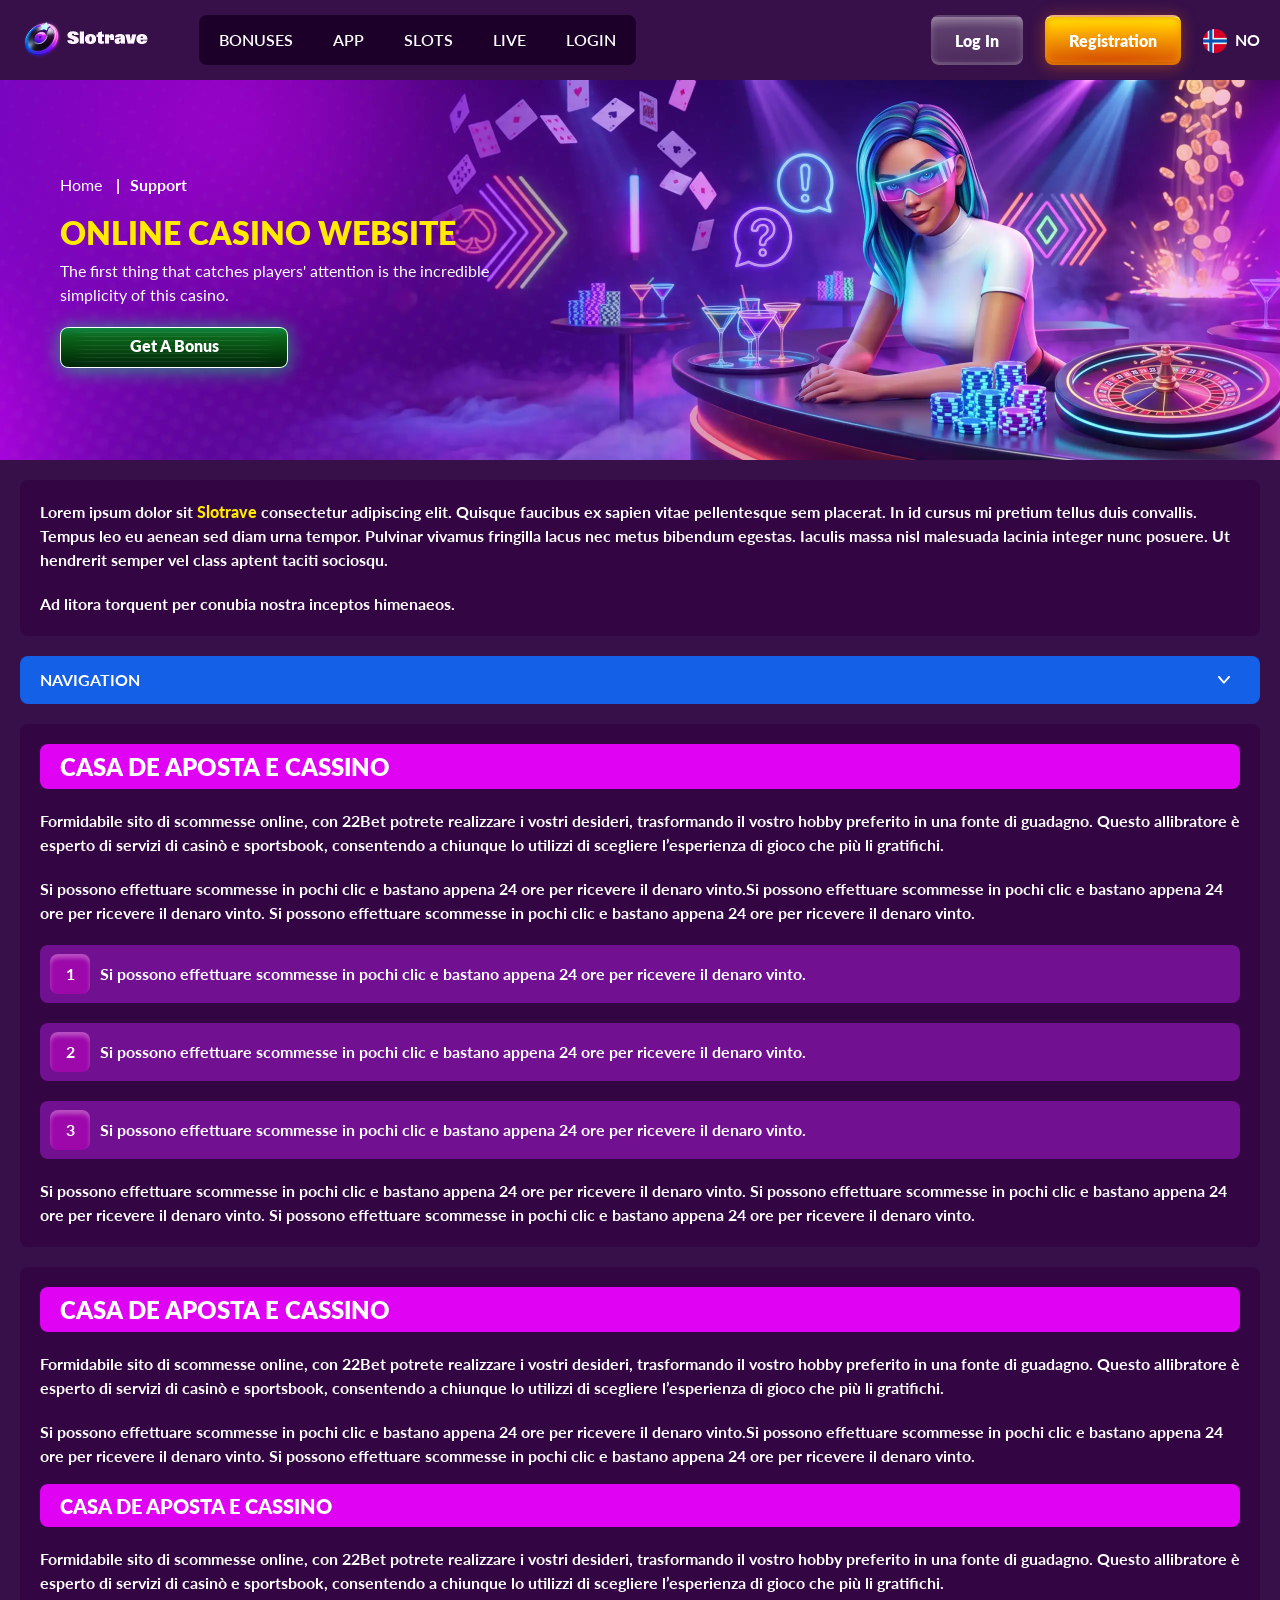
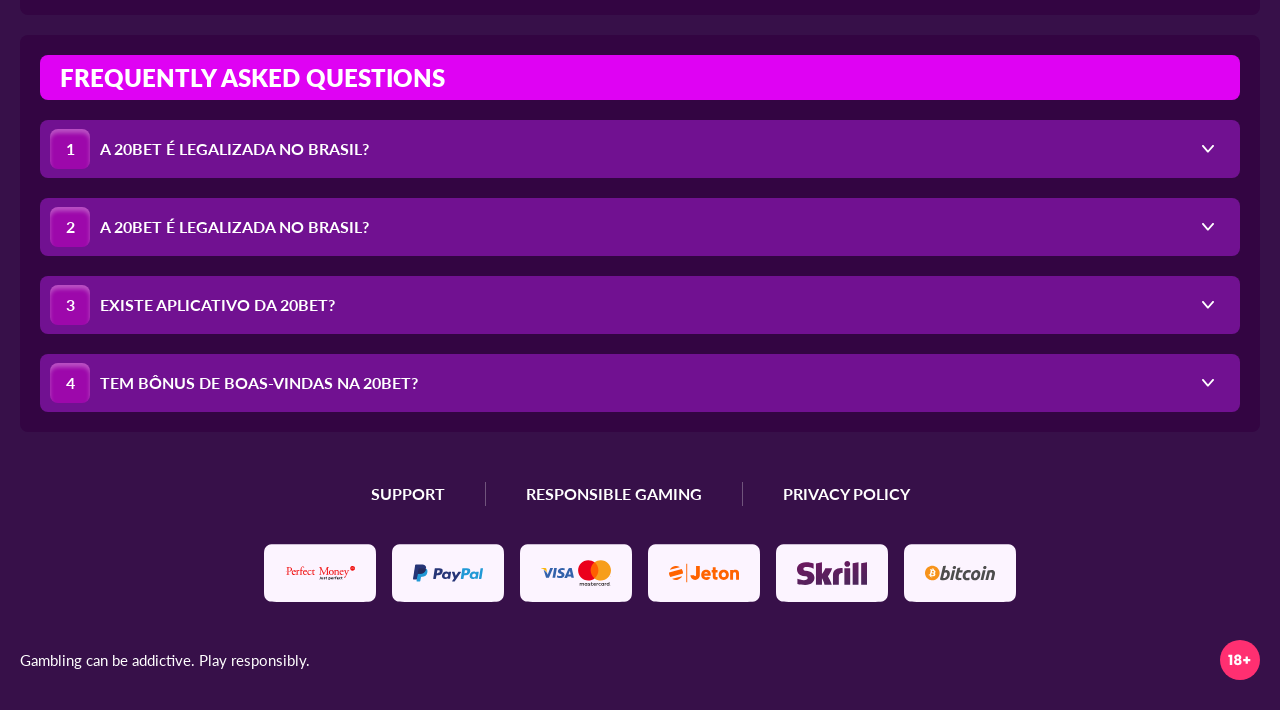
<file: support.html>
<!DOCTYPE html>
<html lang="no">
  <head>
    <meta charset="UTF-8" />
   
    <meta name="viewport" content="width=device-width, initial-scale=1.0" />
    <title>Slotrave</title>
    <meta name="description" content />
    <meta property="og:site_name" content />
    <meta property="og:title" content />
    <meta property="og:type" content="website" />
    <meta property="og:url" content />
    <meta property="og:image" content />
    <meta property="og:image:alt" content />
    <meta property="og:locale" content="no" />
    <meta property="og:description" content />
    <link rel="preconnect" href="https://fonts.googleapis.com" />
    <link rel="preconnect" href="https://fonts.gstatic.com" crossorigin="anonymous" />
  <link href="https://fonts.googleapis.com/css2?family=Lato:ital,wght@0,100;0,300;0,400;0,700;0,900;1,100;1,300;1,400;1,700;1,900&display=swap" rel="stylesheet">
  
    <link rel="stylesheet" href="./css/reset.css" />
    <link rel="stylesheet" href="./css/main.css" />
    <link rel="stylesheet" href="./css/media.css"/>
    <link rel="icon" href="./images/Group.png" type="image/x-icon"/>
    <script
    src="https://code.jquery.com/jquery-3.6.1.min.js"
    integrity="sha256-o88AwQnZB+VDvE9tvIXrMQaPlFFSUTR+nldQm1LuPXQ="
    crossorigin="anonymous"
  ></script>
  </head>
  <body>
  <header class="header">
      <section class="content header__content">
        <a href="./index.html" class="logo header__logo"
          ><img src="./images/logo.png" alt="logo" title
        /></a>
        <button class="header__btn-menu" >
          <svg width="16px" height="16px" viewBox="0 0 16 16" xmlns="http://www.w3.org/2000/svg">
              <rect y="0" width="16" height="3" rx="1.5"></rect>
              <rect y="6.5" width="16" height="3" rx="1.5"></rect>
              <rect y="13" width="16" height="3" rx="1.5"></rect>
            </svg>
        </button>

          <nav class="menu header__menu">
          <ul class="header__menu-list">
                
              <li class="" >
            
                <a href="./bonus.html" >
                <span>Bonuses</span>
              </a>
            
              </a>
            </li>
              <li>
                <a href="./app.html">
                 App
                </a>
              </li>
               <li>
                <a href="./slots.html">
               Slots
                </a>
              </li>
               <li>
                <a href="./live.html">
                live
                </a>
              </li>
               <li>
                <a href="./login.html">
                login
                </a>
              </li>
              
             
            </ul>
            <div class="header__button header__button-menu " >
              <a href="#" class="button  button__login-menu">log in</a>
              <a href="#" class="button button__menu">registration</a>
            </div>
           
          </nav>
            <a href="#" class="button button__login">log in</a>
            <a href="#" class="button button__singup">registration</a>
            <!-- <div id="clock" class="header__time">00:00</div> -->
            <a href="#" class="header__flag">
                <span><img src="./images/flag.png" alt="flag" title /></span>
                <span>no</span>
              </a>
      </section>
    </header>
     <main class="main home main-page">
        <section class=" hero hero__page">
           
            <div class="background ">
              <img src="./images/layout-image/bg-support.webp" alt="hero" title />
              
            </div>
            <div class="hero__wrapper hero__wrapper-page">
              <div class="hero__data hero__data-bonus">
                <ul
                class="breadcrumbs "
                
              >
                <li
                  
                >
                  <a href="/" >
                    <span >Home</span></a
                  >
                 
                </li>
                <li
                  
                >
                  <a href="#" > <span >Support</span></a>
                 
                </li>
              </ul>
                <h1 class="title general hero__title">
                  Online Casino Website
                </h1>
                 <p class="hero__text">The first thing that catches players' attention is the incredible simplicity of this casino.</p>
               
                <a href="#" class="button  hero__button ">Get a Bonus</a>
               
              </div>
             
            </div>
          </section>
      <section class="main__wrap main__wrap-page">
       
       <section class="content__wrapper content__wrapper-page">
        <section class="content article">
            <p>
             Lorem ipsum dolor sit <a href="#">Slotrave</a> consectetur adipiscing elit. Quisque faucibus ex sapien vitae pellentesque sem placerat. In id cursus mi pretium tellus duis convallis. Tempus leo eu aenean sed diam urna tempor. Pulvinar vivamus fringilla lacus nec metus bibendum egestas. Iaculis massa nisl malesuada lacinia integer nunc posuere. Ut hendrerit semper vel class aptent taciti sociosqu.
            </p>
            <p>
             Ad litora torquent per conubia nostra inceptos himenaeos.
            </p>
          </section>
          
            <section class="content menu-review__content">
              

            
                <div class="menu__review-desk menu__review-content">Navigation</div>
                <ul class="menu__review menu__review-list">
                  <li><a href="#">Lorem ipsum dolor sit</a></li>
                    <li><a href="#">Amet consectetur adipiscing</a></li>
                      <li><a href="#">Quisque faucibus ex sapien vitae</a></li>
                        <li><a href="#">Ut hendrerit sempero</a></li>
                          <li><a href="#">Pulvinar vivamus fringilla</a></li>
                           <li><a href="#">Ad litora torquent per conubia</a></li>
                         
                          
                </ul>
             
          
          </section>
         
         <section class="content article">
            <h2 class="title high article__title">Casa de Aposta e Cassino</h2>
            
            <p>
             Formidabile sito di scommesse online, con 22Bet potrete realizzare i vostri desideri, trasformando il vostro hobby preferito in una fonte di guadagno. Questo allibratore è esperto di servizi di casinò e sportsbook, consentendo a chiunque lo utilizzi di scegliere l’esperienza di gioco che più li gratifichi.
            </p>
            <p>
             Si possono effettuare scommesse in pochi clic e bastano appena 24 ore per ricevere il denaro vinto.Si possono effettuare scommesse in pochi clic e bastano appena 24 ore per ricevere il denaro vinto. Si possono effettuare scommesse in pochi clic e bastano appena 24 ore per ricevere il denaro vinto.
            </p>
           <ol>
              <li>Si possono effettuare scommesse in pochi clic e bastano appena 24 ore per ricevere il denaro vinto.</li>
              <li>Si possono effettuare scommesse in pochi clic e bastano appena 24 ore per ricevere il denaro vinto.</li>
              <li>Si possono effettuare scommesse in pochi clic e bastano appena 24 ore per ricevere il denaro vinto.</li>
            </ol>
            <p>Si possono effettuare scommesse in pochi clic e bastano appena 24 ore per ricevere il denaro vinto. Si possono effettuare scommesse in pochi clic e bastano appena 24 ore per ricevere il denaro vinto. Si possono effettuare scommesse in pochi clic e bastano appena 24 ore per ricevere il denaro vinto.</p>
          </section>
           <section class="content article">
            <h2 class="title high article__title">Casa de Aposta e Cassino</h2>
            
            <p>
             Formidabile sito di scommesse online, con 22Bet potrete realizzare i vostri desideri, trasformando il vostro hobby preferito in una fonte di guadagno. Questo allibratore è esperto di servizi di casinò e sportsbook, consentendo a chiunque lo utilizzi di scegliere l’esperienza di gioco che più li gratifichi.
            </p>
            <p>
             Si possono effettuare scommesse in pochi clic e bastano appena 24 ore per ricevere il denaro vinto.Si possono effettuare scommesse in pochi clic e bastano appena 24 ore per ricevere il denaro vinto. Si possono effettuare scommesse in pochi clic e bastano appena 24 ore per ricevere il denaro vinto.
            </p>
          
            <h3>Casa de Aposta e Cassino</h3>
            <p>Formidabile sito di scommesse online, con 22Bet potrete realizzare i vostri desideri, trasformando il vostro hobby preferito in una fonte di guadagno. Questo allibratore è esperto di servizi di casinò e sportsbook, consentendo a chiunque lo utilizzi di scegliere l’esperienza di gioco che più li gratifichi.</p>
          </section>
        
           <section class="content faq">
            <h2 class="title high faq__title">Frequently Asked Questions</h2>
            <ul class="faq__list " >
              <li class="faq__item"  >
                <h3 class="title medium faq__subtitle js-button-expander js-button-expander--faq"  >A 20Bet é legalizada no Brasil?
                 </h3>
                <div  class="faq__answer js-expand-content js-expand-content--faq" >
                  <p  >
                    Sim, a casa de apostas tem licença emitida por Curaçao, que é reconhecida no Brasil e a permite atuar por aqui.
                  </p>
                </div>
              </li>
              <li class="faq__item"  >
                <h3 class="title medium faq__subtitle js-button-expander js-button-expander--faq"  >A 20Bet é legalizada no Brasil?</h3>
                <div class="faq__answer js-expand-content js-expand-content--faq" >
                  <p  >
                    Sim, a casa de apostas tem licença emitida por Curaçao, que é reconhecida no Brasil e a permite atuar por aqui.
                  </p>
                </div>
              </li> 
              <li class="faq__item"  >
                <h3 class="title medium faq__subtitle js-button-expander js-button-expander--faq"  >Existe aplicativo da 20Bet?</h3>
                <div class="faq__answer js-expand-content js-expand-content--faq" >
                  <p  >
                   Sim, disponível para sistemas operacionais iOS e Android.
                  </p>
                </div>
              </li> 
              <li class="faq__item"  >
                <h3 class="title medium faq__subtitle js-button-expander js-button-expander--faq"  >Tem bônus de boas-vindas na 20Bet?</h3>
                <div class="faq__answer js-expand-content js-expand-content--faq" >
                  <p  >
                   O pacote especial para novos usuários da 20Bet paga 100% sobre o primeiro depósito, com limite de 600 BRL.
                  </p>
                </div>
              </li> 
             
            </ul>
          </section>
          
        </section> 
        
       
        <div class=""  onclick="scrollToTop()">
          <button class="main__arrow" id="scrollToTopBtn"></button>
        </div> 
      </section>
    </main> 
     <footer class=" footer ">
      <section class="content footer__content">
        <ul class="footer__menu">
         <li><a href="./support.html">Support</a></li>
         <li><a href="./responsible.html">Responsible Gaming</a></li>
         <li><a href="./policy.html">Privacy Policy</a></li>
         
        </ul>
       
          <ul class="footer__cards-list">
           
            <li>
              <a href="#"
                ><img src="./images/footer-img1.svg" alt="card" title
              /></a>
            </li>
           <li>
              <a href="#"
                ><img src="./images/footer-img2.svg" alt="card" title
              /></a>
            </li> <li>
              <a href="#"
                ><img src="./images/footer-img3.svg" alt="card" title
              /></a>
            </li> <li>
              <a href="#"
                ><img src="./images/footer-img4.svg" alt="card" title
              /></a>
            </li> <li>
              <a href="#"
                ><img src="./images/footer-img5.svg" alt="card" title
              /></a>
            </li> <li>
              <a href="#"
                ><img src="./images/footer-img6.svg" alt="card" title
              /></a>
            </li>
          </ul>
       
        <div class="footer__wrapp">
          <div class="footer__text">
           
            <p>Gambling can be addictive. Play responsibly. 
</p>
           
          </div>
          <div class="footer__age">
            <img src="./images/age.svg" alt="age" title />
          </div>
        </div>
      
      </section>
    </footer>
    
    <script src="./js/sidebar.js" defer></script>
    <script src="./js/expander.js" defer></script>
    <script src="./js/mobile-menu.js" defer></script>
    <!-- <script src="./js/clock.js" defer></script> -->
     <script src="./js/arrowUp.js" defer></script>
  </body>
</html>
</file>
<file: css/main.css>
html{
    -webkit-text-size-adjust: 100%;
    scroll-behavior: smooth;
      overflow-x: hidden;
  }
  
  body {
      display: block;
      position: relative;
      width: 100%;
    background:#371049;
 font-family: 'Lato', sans-serif;
      font-size: 16px;
      font-weight: 700;
      line-height: 150%;
      text-align: left;
      color:#ffffff;
      overflow-x: hidden;
    }
  

    
    .content {
      display: block;
      position: relative;
      width: 100%;
      max-width: 1020px;
      max-width: 100%;
      /* overflow: hidden; */
      border-radius: 8px;
 background:#330542;

      padding: 20px;
      margin: 0 auto 20px auto;
    }
    
    h1,
    h2,
    h3,
    h4,
    .title {
      display: block;
      position: relative;
      font-size: 32px;
      font-weight: 800;
      line-height: 100%;
      text-align: center;
      color: #FFEA00;
    }
    
    h1,
    .title.general {
      text-transform: uppercase;
    }
    
    h2,
    .title.high {
      display: flex;
      align-items: center;
      justify-content: flex-start;
      font-weight: 800;
      font-size: 24px;
      line-height: 100%;
      text-transform: uppercase;
      color: #FFffff;
       background: #DF02F3;
   /* border: 1px solid  #1855BE; */
    border-radius: 8px ;
padding: 10.5px 20px;
    }





    h3,
    title.medium {
      font-weight: 800;
      font-size: 20px;
      line-height: 100%;
      text-align: left;
    
      text-transform: uppercase;
    color: #FFffff;
      background: #DF02F3;
   /* border: 1px solid  #1855BE; */
    border-radius: 8px ;
padding: 11.5px 20px;
    }
    
    article > *,
    .article > *,
    .desk > * {
      margin-top: 20px;
    }
    
    article > *:first-child,
    .article > *:first-child,
    .desk > *:first-child {
      margin-top: 0 !important;
    }
    
    article > h2,
    .article > h2,
    .desk > h2 {
      margin-top: 32px;
    }
    
    article > h3,
    .article > h3,
    .desk > h3 {
      margin-top: 16px;
    }
    
    .button {
      
      position: relative;
    display: inline-block;
      min-width: 228px;
      height: 41px;
     display: flex;
      width: fit-content;
      /* background: url('../images/button-neon.png') center center / cover; */
    
border-radius: 8px;
      overflow: hidden;
      font-size: 16px;
      font-weight: 800;
      line-height: 18px;
      text-align: center;
      align-items: center;
      justify-content: center;
      text-decoration: none;
      text-transform: capitalize;
      color: #ffffff;
      white-space: nowrap;
      cursor: pointer;
    
      /* padding: 26px 34px 20px 34px; */
      margin: 0 auto;
   z-index: 0;
 overflow: hidden;
      transition: all 0.5s;
    }
.hero__button,.banner__button{
  margin-left: 0;
 padding-bottom: 3px;
 margin-top: 20px;
   box-shadow: 0px -3px 2px 0px #00FF6280 inset,0px 0px 9px 0px #00FF62 inset, 0px 2px 20px 0px #00FF6299;

}
    .hero__button::after,.banner__button::after{
      content: "";
      position: absolute;
     background-size: cover;
    width: 100%;
    height: 100%;
   
    top: 0%;
    left: 50%;
    transform: translateX(-50%);
       background-image: url('../images/button-neon.png') ;
       background-position: center center;
       background-size: 100% 100%;
z-index: -1;
    }
    
    .button:hover {
     transform: scale(1.1);
    }
    
    
    .header,
    .main ,.footer {
      display: flex;
      position: relative;
      justify-content: space-between;
      align-items: center;
     
      max-width: 1600px;
      max-width: 100%;
      
      margin: 0 auto;
    }
    
    .background{
      display: block;
      position: absolute;
      bottom: 0;left: 0;
      height: 100%;
      width: 100%;
      overflow: hidden;
    }
    
    .background img{
      position: relative;
      width: 100%;height: 100%;object-fit: cover;
      
    }

    .background-page img{
      border-radius: 0;
    }
    
    .images img{
      border-radius: 8px;
      width: 100%;
      height: 100%;
      overflow: hidden;
      display: block;
    }

    .faq {
      overflow-anchor: none;
    }
    
    /* -------------------HEADER---------------- */
    .header {
      position: fixed;
      top: 0;
      left: 0;
      right: 0;
      width: 100%;
      z-index: 100;
    background: #371049;

    }
    
    .header__content {
      position: relative;
      display: flex;
      flex-direction: row;
      align-items: center;
      justify-content: space-between;
      max-width: 1540px;
      max-height: 80px;
      border-radius: 0;
    background: #371049;

      box-shadow: none;
border: none;
      padding: 15px 30px;
      margin: 0 auto;
    }
    
    .logo {
      display: block;
      position: relative;
      flex: 0 0 129px;
      margin-right: 50px;
    }
    
    .logo img {
      display: block;
      position: relative;
      width: auto;
      max-height: 40px;
    }
    
    .logo:hover{
      transform: scale(1.1);
    }
    .header__menu {
      display: flex;
      white-space: nowrap;
      max-height: calc(100vh - 70px);
       scrollbar-width: none; 
  -ms-overflow-style: none; 
  
    }
    .header__menu::-webkit-scrollbar {
  display: none; 
}
    
    
    .header__menu-list {
      display: flex;
      justify-content: center;
      align-items: center;
      white-space: nowrap;
      flex: 1 1 auto;
    
    background: #1C0029;

      border-radius: 8px;
     


    }
    .header__menu-list li {
      display: block;
      padding:  13px 20px;
    }
    
    .header__menu-list li a {
      display: inline-flex;
      position: relative;
      align-items: center;
      font-weight: 600;
      font-size: 16px;
      line-height: 10%px;
      text-transform: uppercase;
      color:#FFFFFF;
      transition: all 0.5s;
     
    }
    
    .header__menu-list li:hover a {
     text-decoration: underline;
      
    }
    
    .menu a{
      display: none;
    }
    
  
    span {
      display: inline-block;
    }
    
    .header__menu-list a img,
    .header__flag img {
      width: 24px;
      height: 24px;
      vertical-align: middle;
    }
    
    /* .header__menu-list a span:last-child {
      margin-left: 16px;
    } */
    
    .header__flag span:first-child {
      flex: 0 1 24px;
      margin-right: 8px;
      
    }

    .header__menu-wrap {
    display: none;
    display: block;
    position: absolute;
    left: 0;
    top: 60px;
    min-width: 120px;
    height: auto;
    background: #16656D;
box-shadow: 0px 4px 4px 0px #00000040;

    border-radius:0 0 12px 12px;
    padding: 8px 16px;
    z-index: 100;
    overflow-y: hidden;
}

.header__menu-wrap ul{
  display: flex;
  flex-direction: column;
  gap: 8px;
}
.header__menu-wrap ul li{
  padding: 0;
}

.header__menu-wrap ul li:hover{
  background: none;
  
}
/* .header__menu-list li:first-child a ,.header__menu-list li:nth-child(3) a{
    position: relative;
    padding-right: 25px;
} */

.header__menu-list .header__menu-item {
    display: none;
}

.header__menu-list li:first-child .header__menu-item {
    padding-left: 0;
}


.header__menu-list > li {
  position: relative;
}

/* .header__menu-wrap ul li:nth-last-child(-n+4){
  display: block;
}

.header__menu-list li:nth-last-child(-n+5) {
    display: none;
} */

.header__menu-list li .header__menu-wrap ul li a{
  color:#FFFFFF !important;
  padding-right: 12px;
}

.header__menu-list li .header__menu-wrap ul li a:hover{
text-decoration: underline !important;
}

.header__menu-list li .header__menu-wrap ul li a::after{
  display: none;
}

.header__menu-wrap.js-expand-content.expanded {
  height: auto;
}
/* .header__menu-list li:first-child a::after, .header__menu-list li:nth-child(3) a::after{
  content: '';
  display: block;position: absolute;
  width: 20px;height: 20px;
  right: 0;
  top: 50%;
  transform: translateY(-50%);
  background: url('../images/menu-arrowDown.svg') no-repeat center center / contain;
  transition: transform 0.5s ease;
}

.header__menu-list li:first-child.active a::after,.header__menu-list li:nth-child(3).active a::after{
transform: translateY(-50%) rotate(180deg);
}

.header__menu-list li:first-child:hover a::after,.header__menu-list li:nth-child(3):hover a::after{
transform: translateY(-50%) rotate(180deg);
} */

li.active .header__menu-wrap{
display: flex;
  gap: 8px;
}
    .header__flag {
      display: flex
;
    align-items: center;
      margin-left: 22px;
      color:#ffffff;
      text-transform: uppercase;
    }

    .button__login{
        margin-left: auto;
    }

     .button__login:hover{
      background: #FF4949;

     }

    .button__login{
      
      height: 50px;
        min-width: 92px;
      background: radial-gradient(201% 100% at 50% 100%, rgba(255, 255, 255, 0.1) 0%, rgba(255, 255, 255, 0.2) 76.44%, rgba(255, 255, 255, 0.4) 100%);
border-top: 2px solid #FFFFFF1A;
box-shadow: 0px 0px 9px 0px #FFFFFF33 inset,0px -3px 1px 0px #FFFFFF1A inset;
border-radius: 8px;
text-transform: capitalize;
        padding: 14px 20px;
        margin: 0 22px 0 auto;
       
    }
       .button__login:hover{
     background: radial-gradient(201% 100% at 50% 100%, #D03E04 0%, #FFB700 76.44%, #FFEA00 100%);

     }

    
 .button__singup{
 
  min-width: 136px;
  padding: 14px 20px;
background: radial-gradient(201% 100% at 50% 100%, #D03E04 0%, #FFB700 76.44%, #FFEA00 100%);
border-top: 2px solid #FFFFFF80;
box-shadow: 0px 2px 16px 0px #FF6F0066,0px 0px 9px 0px #EE9505 inset,0px -3px 0px 0px #CA5100 inset;
height: 50px;
text-transform: capitalize;
border-radius: 8px;
    margin: 0;
 }

 .button__singup:hover{
    background: radial-gradient(201% 100% at 50% 100%, rgba(255, 255, 255, 0.1) 0%, rgba(255, 255, 255, 0.2) 76.44%, rgba(255, 255, 255, 0.4) 100%);

 }
    .header__time{
        color:#FFFFFF;
        position: relative;
        padding-left: 28px;
        margin-left: 24px;
    }

    .header__time::before{
      content: '';
      display: block;position: absolute;
      top: 50%;
      transform: translateY(-50%);
      width: 18px;height: 18px;
      left: 1px;
      background: url('../images/clock.svg') no-repeat center center / contain;
    }

 
    .header__btn-menu{
      display: block;
      flex: 0 1 auto;
      min-width: 0;
      border:1px solid #ffffff; 
      border-radius: 10px;
      background: #371049;

      padding: 12px;
      margin-left: 12px;
      order: 3;
     
      
    }
    
    
    svg {
      position: relative;
      fill: #ffffff;
      line-height: 1;
      vertical-align: 1;
    }
    
     
    
     
    
    
    /* ------------------ MAIN------------- */
    .main.home{
      display: flex;
      
     
    }
    
    .main__wrap {
      display: flex;
      position: relative;
      flex: 1 1 100%;
      justify-content: center;
      align-items: stretch;
      max-width: 1540px;
      padding: 20px 30px;
      margin: 0 auto;
    }
    
    
    
   
    .menu__review-content::after {
      content: "";
      position: absolute;
      right: 20px;
      top:50%;
      transform: translateY(-50%);
      width: 32px;
      height: 32px;
     background: url('../images/sidebar-arrowDown.svg') no-repeat center center / contain;
      transition:  all 0.5s;
    }

   
    
   
    
    .menu__review-content.active::after {
      
      transform: translateY(-50%) rotate(180deg);
    }
    
    .menu-review__content{
     
      padding: 0px;
      margin-bottom: 20px;
      overflow: hidden;

      border-radius: 8px;
      
    }
  
    .menu__review-content{
      position: relative;
      padding:12px 60px 12px 20px;
      color: #ffffff;
      font-weight: 700;
      text-transform: uppercase;
 cursor: pointer;
background: #1460E7;
    }
   
.bonuses__desc::after{
background: linear-gradient(180deg, rgba(0, 234, 206, 0) 14.75%, rgba(0, 234, 206, 0.7) 100%);


}

    
    .menu__review-content.active{
      border-bottom-left-radius: 0;
      border-bottom-right-radius: 0;
    }
    
    .menu__review li a {
   color: #ffffff;
      position: relative;
      display: flex;
    }
  
    .menu__review li:hover a{
      text-decoration: underline;
    }


     
    .menu__review.active{
      display: block;
     
      border-radius: 0 0 12px 12px;
    }
    .menu__review-list{
      padding: 0;
    }
    .menu__review-list li{
      padding: 8px 16px;
      transition: all 0.5s
    }
    .content__wrapper {
      
    
      flex: 0 1 100% ;
    }
.menu__review-list li:not(:last-child){
  border-bottom: 1px solid #8321BC33;
}
    
  
      
    /* -----------hero ----------- */
    .content__wrapper{
      position: relative;
       
     
    
    }
    
    .hero{
      padding: 0;
      min-height: 380px;
      display: flex;
      background:none;
  
      align-items: center;
      padding: 24px 24px 24px 0;
  }
    
    .hero__wrapper {
     
      display: flex;
      align-items: center;
     
    }
    
  
    .hero__data{
    display: block;
      position: relative;
        max-width: 480px;
      padding: 12px; 
    }
    
    .hero__title{
      margin-bottom: 10px;
      text-align: start;
     
    }
  
    .hero__data p{
      color:#ffffff;
      font-weight: 400;
      text-transform: none;
      margin-bottom: 0px;
    }
    
    
    .hero__rating {
      display: flex;
      font-weight: 700;
      align-items: center;
      text-transform: uppercase;
      color:#ffffff;
      margin-bottom: 20px;
    }
    
    .hero__rating p{
       text-transform: uppercase;
     margin-right: 10px;
     margin-bottom: 0;
    
     
    }
  

    .hero__data  li:nth-child(1) span{
      font-weight: 400;
      padding-left: 0;
    }
  
    
    
   .hero__data .hero__span{
      font-weight: 400;
      font-size: 12px;line-height: 18px;
      color:#ffffff;
    }
    
    
    
 


/* ------------features------ */
 
.features__wrap {
  display: flex;
  gap:20px;
}
.features__list,
.features__table {
 
  
  border-radius: 12px;
  

}

.features__title{
  margin-bottom: 16px;

}

.features__list li {
  display: flex;
  gap: 8px;
  position: relative;
   padding: 8px 16px ;
}

/* .features__list li + li,
.features__table tr + tr {
  margin-top: 8px;
} */

.features__table tr,.features__list li{
background: #000000;

border-radius: 12px;
  color:#ffffff;
}


.features__table {
border-collapse: separate;
display: flex;
width: 100%;
gap: 20px;
}

.features__table tbody{
  width: 100%;display: grid;
  grid-template-columns: repeat(2,1fr);
  gap: 20px;
 
}

.features__table tr {
  font-weight: 700;
  display: flex;
  flex-direction: row;
  align-items: center;
  text-align: left;

 background:#711191;
color: #ffffff;

padding: 4px;
 overflow: hidden;
border-radius: 12px;

}

.features__table tr td:last-child{
  font-weight: 400;
  padding-left: 0;
padding: 12px;


}

.features__table tr td:first-child{

display: flex;
height: 100%;
align-items: center;
gap: 12px;
background: #9200C2;
border-radius: 12px;
  font-weight: 700;
  text-transform: none;
  color: #FFEA00;
 padding: 12px;
}
.features__table tr td:first-child img{
  width: 21px;height: 24px;
  display: block;
}

.features__table td {
  width: 100%;
}

/* -------------banner---------------- */

.banner {
  display: flex;
  align-items: center;
  justify-content:flex-end;
  overflow: hidden;
  width: 100%;
 
  min-height: 380px;
  padding:  20px 60px 20px 20px;
  background: transparent;
    border-radius: 12px;
    margin-bottom: 20px;

  
}

.banner__info {
  display: flex;
 
  flex-direction: column;
  align-items: flex-end;
  position: relative;
  max-width: 468px;

border-radius: 8px;
  text-align: center;
 
  padding: 20px;
}

.banner .banner__title-main {
  flex-direction: column;
  align-items:center;
  width: auto;
  justify-content: flex-end;
  font-weight: 800;
  line-height: 120%;
  font-size: 36px;
  padding: 0;
  box-shadow: none;
  color: #FFEA00;
  text-align: right;
  text-transform: uppercase;
  margin-bottom: 2.5px;
  padding-left: 0;
  padding-right: 0;
  border: none;
  background: none;
}

.banner .banner__title::after,.banner .banner__title-main::before, .banner .banner__title-main::after {
  display: none;
  
}

.banner__subtitle{
  position: relative;
  color: #FFFFFF;
  font-size: 24px;
  line-height: 150%;
  font-weight: 700;
  text-align: right;
  text-transform: uppercase;
  
  margin-bottom: 0px;
  
}



.banner__button {
margin-top: 30px;
 margin-left:auto;
 margin-right:0;
}

.banner__button:hover{
  transform: scale(1.1);
}


.banner-page{
  max-width: 100%;
  justify-content: flex-start;
  min-height: 380px;
  padding-left: 150px;
}


   
        /* ----------------review------------- */
    
      
        .article {
          display: flex;
          flex-direction: column;
        }
        .article ul li{
          position: relative;
          padding-left: 38px;
            line-height: 28px;
   
  padding:15px 20px 15px 75px;
        }
    
        .article ul li + li,.article ol li + li{
          margin-top: 20px;
        }
       .article ul li ,.article ol li{
       background:#711191;
color:#ffffff;
        border-radius: 8px;
       

       }
    
        .article ul li::before{
          content:'';
          position: absolute;
          left:10px;
          top: 9px;
          /* top:50%; 
          transform: translateY(-50%);  */
          width: 50px;height: 40px;
          border-radius: 8px;
         
background:#9D08AB;
box-shadow: 0px 4px 4px 0px #FFFFFF4D inset;

        }

          .article ul li::after{
          content:'';
          position: absolute;
          left: 25px;
          top: 17px;
          /* top:50%;
          transform: translateY(-50%); */
          width: 21px;height: 24px;
        
background:url('../images/main/features-icon.webp') no-repeat center center / contain;

        }

        .article-page ul li::before{

          background:#054146;
        }


        .article  .button{
          margin: 20px auto 0 auto;
          background: radial-gradient(201% 100% at 50% 100%, #D03E04 0%, #FFB700 76.44%, #FFEA00 100%);
min-width: 136px;
height: 50px;
border-radius: 8px;
padding: 16px;
        }

      
  
    

        .article a:not(.button){
           color:#FFEA00; 
           
            font-weight: 900;
            
        }
        .article a:not(.button):hover{
 color:#03C35A;
        }


           /* для нумерованного списка */

.article ol ,.faq{
  
  counter-reset: ol;
  position: relative;
  
}

.article ol li,.faq__subtitle{
  display: flex;
 align-content: center;
  counter-increment: ol; 
  position: relative; 
  line-height: 28px;
 flex-wrap: wrap;
 min-height: 40px;
  padding:15px 20px 15px 60px;}

.article ol li::before,.faq__subtitle::before
 {
  content: counter(ol) " "; 
  display: inline-block;
  position: absolute;
  font: inherit;
  font-weight: 700;
    width: 40px;height: 40px;
          border-radius: 8px;
          ;
background:#9D08AB;
box-shadow: 0px 4px 4px 0px #FFFFFF4D inset;

  color: #ffffff;
  left: 10px;
  display: flex;
  justify-content: center;align-items: center;
 
top: 9px;
   
}

.faq__subtitle::before{
  color:#ffffff;
  font-weight: 700;
  /* text-shadow: 2px 2px 4px rgba(0, 0, 0, 0.5);
  */
}

    
     
     
    /* ----------faq----------------------- */
    
    .faq__subtitle {
      position: relative;
      font-weight: 700;
      font-size: 16px;
      line-height:28px;
      text-align: left;
      color: #ffffff;
background:#711191;
border: none;

      border-radius: 8px;
      text-transform: uppercase;
      cursor: pointer;
      padding: 15px 56px 15px 60px;
    }
    
      
    
  
    .faq__title{
      margin-bottom: 20px;
    }
    
    .faq__subtitle::after {
      content: "";
      display: block;
      position: absolute;
      top: 50%;
      transform: translateY(-50%);
      right: 16px;
      width: 32px;
      height: 32px;
      background: url('../images/sidebar-arrowDown.svg') no-repeat center center / contain;
      transition: transform 0.3s ease-in-out;
      
    }
    
    .faq__subtitle.active::after {
      
      transform: translateY(-50%) rotate(180deg); 
    }
    
    .faq__item{
      position: relative;
   
    }
    
    .faq__item + .faq__item{
      margin-top: 20px;
    }
    .faq__subtitle.active {
   border-radius: 8px 8px 0 0;
   border-bottom:none
    }
    
    .faq__answer {
      position: relative;
    color: #ffffff;
background:#711191;
      border-radius:0 0 8px 8px;
           padding:  12px 16px;
  
       border-top:none ;
    }
    
    .js-expand-content {
      display: none;
      overflow: hidden;
    }
    
    .js-expand-content.expanded {
      height: 100%;
    }
    
    
    /* ---------main__arrow------ */
    .main__arrow {
      display: block;
      position: fixed;
      width: 40px;
      height: 40px;
      right: 20px;
      bottom: 20px;
      background: transparent;

border-radius: 10px;
      background: url('../images/ArrowUp.svg') no-repeat center center / contain;
      z-index: 100;
  padding: 5px;
    
  }

  .content:last-child{
    margin-bottom: 0;
  }
    
    /* ------------footer----------------- */
    .footer{
       display: flex;
      position: relative;
    background: #371049;

      
    }
    
    .footer__content{
      display: flex
;
    flex-direction: column;
    align-items: center;
      gap:32px;
      max-width: 1480px;
      padding: 30px 20px;
      /* padding: 30px 10px 10px 30px; */
      background: transparent;
      box-shadow: none;
      margin-bottom: 0;
      border: none;
      
    }
    .footer__menu{
      display: flex;
      justify-content:center;
      gap: 40px;
      flex-wrap: wrap;
    }
    
   .footer__menu li:not(:last-child){
    padding-right: 40px;
    border-right: 1px solid #AA98B080;

   }

    .footer__menu li a{
      font-weight: 700;text-transform: uppercase;
        position: relative;
        color:#ffffff;
        transition: all 0.5s;
    
    }

    .footer__menu li:hover a{
color: #FF2F71;
    }
    .footer__info{
        position: relative;
    }

    
    .footer__info a{
     
      color: inherit;
    
    } 
    
    .footer__cards-list {
      display: flex;
      flex-wrap: wrap;
      align-content: center;
      justify-content: center;
      align-items: center;
      gap:16px;
      
    }
    
    
    
    .footer__cards-list li img {
      width: 100%;
      
      height: auto;
      display: block;
    }

    .footer__cards-list li{
      transition:  all 0.5s;
    }
    .footer__cards-list li:hover{
      transform: scale(1.1);
    }
    
    .footer__text{
      text-align: center;
      /* margin-left: auto;
      margin-right: auto; */
      
    }
    
    .footer__text p{
      color: #ffffff;
      font-size: 15px;
      font-weight: 400;
      line-height: 22px;
    }
    
    .footer__text p + p {
      margin-top: 8px;
    }
    
    .footer__wrapp{
      display: flex;
      width: 100%;
      flex-direction: row;
      justify-content: space-between;
      gap: 80px;
      align-items: center;
      
    }
    
    
    
    .footer__age img{
     max-width: 40px;
     max-height: 40px;
     display: block;
    }
    
    .footer__information{
      display: flex;
      justify-content: center;
    }
    
    .footer__information li + li{
      margin-left: 24px;
    }

    .footer__copy{
color: #ffffff;
font-size: 14px;
line-height: 16.41px;
text-align: center;
    }
    
/* --------------bonus page------------- */


    .breadcrumbs {
      display: flex;
      text-align: center;
      margin-bottom: 20px;
      white-space: nowrap;
      flex-wrap: wrap;
    }
    
    .breadcrumbs li:not(:last-child) a {
      padding-left: 0;
    }
    
    .breadcrumbs li a {
      font-weight: 400;
      color: #ffffff;
      padding: 10px;
    }
    
    .breadcrumbs li:first-child a:hover {
      color: #EB5851;
    }
    
    .breadcrumbs li:last-child a {
      font-weight: 700;
      cursor: default;
    }
    
    .breadcrumbs > li:not(:last-child):after {
      content: "|";
      position: relative;
      color: #ffffff;
      
    }
    
    .main-page.home{
   
      padding-top:80px;
      display: block;
    }
    
    .main__wrap-page{
      justify-content: flex-start
    }
    
    .home .hero__page{
     
      position: relative;
        width: 100vw;
        display: flex
    ;
        justify-content: start;
        align-items: center;
        background: linear-gradient(to right, rgba(23, 25, 35, 0.8) 100%, rgba(23, 25, 35, 0.6) 40%, rgba(23, 25, 35, 0.2) 70%, rgba(23, 25, 35, 0.8) 80%);
        padding-top: 24px;
        padding-bottom: 24px;
        padding-left: calc(50% - 600px);
        padding-right: calc(50% - 600px);
       
    }

    .hero__data-page{
      max-width: 600px;
      padding: 32px;
    }
    
    .hero__data .hero__text-page{
      font-size: 15px;
      text-transform: none;
      margin-bottom: 32px;

    }

    
    
    .content__wrapper-page{
      top:0;
    }
    
    .content.bonuses {
      padding: 0;
      background: none;
       border: none;
       box-shadow: none;
    }
    
    .bonuses__list {
  
      gap: 20px;
      display: grid;
      grid-template-columns: repeat(3, 1fr);
   }

            
    
    .bonuses__item {
      display: flex;
      align-items: center;
      justify-content: center;
   position: relative;
      border-radius: 12px;
      padding: 0;
    background: linear-gradient(180deg, #0081EA 0%, #011AA1 100%);

      min-height: 550px;
      overflow: hidden;
    }
    
    .bonuses__item > * {
      position: relative;
    }
    
    .bonuses__item + .bonuses__item {
      margin-top: 0;
    }
    
    .bonuses__item:before {
      display: none;
    }
    
    
    .bonuses__img img {
      display: block;
      width: 100%;
  height: 100%;
 object-fit: cover;

    }
    
    .bonuses__desc {
     position: relative;
    height: max-content;
background: #330542CC;

backdrop-filter: blur(5px);

width: 100%;
max-width: 100%;
      border-radius: 8px;
     
      padding: 30px 40px;
   
    }
    
    .bonuses__desc .wrap {
     
      color: #ffffff;
   
      text-align: center;
    }

    .images__wrap{
      width: 100%;height: 100%;padding: 20px ;
     display: flex;justify-content: center;
     align-items: flex-end;
    }
    
    .bonuses__icon {
      background-color: #fff;
      width: 80px;
      height: 80px;
      border-radius: 50%;
      position: absolute;
      top: -40px;
      left: 0;
      right: 0;
      margin: auto;
     
      display: flex;
      
      align-items: center;
      
      justify-content: center;
    }
    
    .title.bonuses__title {
      flex-direction: column;
      color: #ffffff;
      font-size: 26px;
      line-height: 32px;
      border: none;
      background: none;
      padding-left: 0;
      padding: 0;
      box-shadow: none;
      position: relative;
    }
  .title.bonuses__title::after{
    display: none;
  }
    
    .bonuses__text {
      margin-top: 20px;
      color: #ffffff;
    }
    
    .bonuses__text p {
      margin-top: 0;
      color:#ffffff;
    }
    
    .bonuses__buttons {
     position: relative;
      display: flex;
     flex-wrap: wrap;
      justify-content: center;
     
      gap: 20px;
      margin-top: 20px;
      z-index: 1;
    }
    
    .bonuses__button {
      
      height: 50px;
      width: max-content;
      box-shadow: none;
      min-width: 136px;
      font-size: 13px;
      line-height: 100%;
      font-weight: 700;
      border-radius: 8px;
      padding: 16.5px 14px;
      /* width: calc(50% - 8px); */
      margin: 0;
      box-shadow: 0px 4px 4px 0px #00000040;
text-shadow: 2px 2px 4px rgba(0, 0, 0, 0.6);
    }
    
    .bonuses__button:first-child {
     background: radial-gradient(201% 100% at 50% 100%, #D03E04 0%, #FFB700 76.44%, #FFEA00 100%);
border-top: 2px solid #FFFFFF80;
     box-shadow: 0px 2px 16px 0px #FF6F0066,0px 0px 9px 0px #EE9505 inset, 0px -3px 0px 0px #CA5100 inset;


    }
    
    .bonuses__button:first-child:hover {
    background: radial-gradient(201% 100% at 50% 100%, rgba(255, 255, 255, 0.1) 0%, rgba(255, 255, 255, 0.2) 76.44%, rgba(255, 255, 255, 0.4) 100%);
    }
    
    .bonuses__button:last-child {
    background: radial-gradient(201% 100% at 50% 100%, rgba(255, 255, 255, 0.1) 0%, rgba(255, 255, 255, 0.2) 76.44%, rgba(255, 255, 255, 0.4) 100%);
border-top: 2px solid #FFFFFF1A;
box-shadow: 0px 0px 9px 0px #FFFFFF33 inset, 0px -3px 1px 0px #FFFFFF1A inset;


    min-width: 99px;



    }
    
    .bonuses__button:last-child:hover {
       background: radial-gradient(201% 100% at 50% 100%, #D03E04 0%, #FFB700 76.44%, #FFEA00 100%);

    }
    
    .hero__button-page{
      display: block;
    margin-top: 0;
    margin-left: 0;
    width: 185px;
    margin-right: auto;

    }

    .hero__button-page:hover{
      background:#2E9344;
    }
   
    

    /* --------------------app-page------------- */

    .hero__page-app{
      /* min-height: 650px; */
      height: auto;
    }

    .hero__img{
      
      z-index: 1;
      position: relative;
      
    }

    .hero__images-decor{
      position: absolute;
      bottom:-40px;right: 0;
     
      
    }
    .banner__app {
      display: flex;
      align-items: center;
      justify-content: center;
      min-height: 200px;
      border-radius: 16px;
      padding: 30px;
    }
    .banner__logo {
      max-width: 243px;
      flex: 0 0 243px;
      margin-right: 106px;
      margin-left: 106px;
      z-index: 3;
    }
    
    .banner__logo img {
      max-height: 91px;
    }
    
    .banner__content-app {
      display: flex;
      
      flex-direction: row-reverse;
      align-items: flex-start;
      width: fit-content;
      gap:16px;
     
      margin-top: 20px;

    }
    .banner__btn {
      display: flex;
      flex-direction: row ;
      position: relative;
      min-width: 201px;
      height: 50px;
      font-size: 14px;
      font-weight: 700;
      align-items: center;
      line-height:16px;
      text-align: center;
      text-decoration: none;
      justify-content: center;
      border-radius: 8px;
      background: transparent;
      color: #ffffff;
  background: radial-gradient(201% 100% at 50% 100%, #0B26A9 0%, #0C45CB 76.44%, #1460E7 100%);
  
border: 1px solid #FFFFFF;
box-shadow: 0px 2px 16px 0px #002FFF66,0px 0px 9px 0px #056EEE inset,0px 0px 15px 0px #9CCAFF;

gap: 8px;
      text-transform: uppercase;
        cursor: pointer;
       
      padding:  16px 38px;
      padding: 9px 24px;
      /* margin: 0 auto; */
      transition: all 0.3s ease;
      overflow: hidden;
      z-index: 3;
      
    }
    
    .banner__btn:hover {
  
  background: radial-gradient(201% 100% at 50% 100%, #7105AA 0%, #AB10D2 76.44%, #C717E5 100%);
box-shadow: 0px 2px 16px 0px #9D00FF66,0px 0px 9px 0px #8505EE inset,0px 0px 15px 0px #FF46F3;
    }

    .banner__btn:last-child{
   
 background: radial-gradient(201% 100% at 50% 100%, #7105AA 0%, #AB10D2 76.44%, #C717E5 100%);
box-shadow: 0px 2px 16px 0px #9D00FF66,0px 0px 9px 0px #8505EE inset,0px 0px 15px 0px #FF46F3;

    }
    
    .banner__btn:last-child:hover{
 background: radial-gradient(201% 100% at 50% 100%, #0B26A9 0%, #0C45CB 76.44%, #1460E7 100%);
  box-shadow: 0px 2px 16px 0px #002FFF66,0px 0px 9px 0px #056EEE inset,0px 0px 15px 0px #9CCAFF;

    }
   
 
    
    .button__wrap-app {
      display: flex;
      flex-direction: column;
      gap: 16px;
      z-index: 3;
      ;
    }
    
    
    .banner__btn-app img,
    .banner__btn-android img {
     
      width: 32px;
      height: 32px;
      
    }
    
  

    .hero__list{
      position: relative;
      display: flex;
      justify-content: center;
      flex-wrap: wrap;
      flex-direction: row;
      gap:20px;
      margin-bottom: 32px;
    }

    .hero__list li{
      display: flex;
      flex-direction: column;
      position: relative;
      justify-content: center;
      color:#ffffff;
      align-items: center;
      flex: 0 0 112px;
      gap: 8px;
      text-align: center;
      
    }

      .hero__list li img{
        width: 40px;height: 40px;
      }
    /* -------------casino-page------------- */
    .casino__hover-link {
  color: #4da533;
  font-weight: 700;
}
.casino__item h3 {
  display: flex;align-items: center;
  font-weight: 700;
  justify-content: center;
  color: #1a2930;
  padding: 16px;
  text-align: center;
  text-decoration: none;
  text-transform: capitalize;
}

.casino__hover p {
  color: #ffffff;
  font-weight: 700;
}

.casino__buttons {
  min-width: 0;
  width: 80px;
  height: 80px;
  line-height: 22px;
  padding: 0;
  display: flex;
  justify-content: center;align-items: center;
 background: #5AB060;
    border-radius: 50%;
box-shadow: none;
  
}

.casino__buttons:hover{
  
transform: scale(1.1);
}
.casino__hover {
  display: flex;
  flex-direction: column;
  justify-content: center;
  align-items: center;
 background: #000000B2;
 
  border-radius: 8px;
  border-bottom-right-radius: 0;
  border-bottom-left-radius: 0;
  position: absolute;
  left: 0;
  top: 0;
  width: 100%;
  height: 100%;
  opacity: 0;
  transform: translateY(100%);
  transition: transform 250ms cubic-bezier(0.4, 0, 0.2, 1),
    -webkit-transform 250ms cubic-bezier(0.4, 0, 0.2, 1);
    padding: 0;
    gap: 16px;
}


.casino__hover-casino{
justify-content: center;
padding: 24px;
}
.casino__item {
  position: relative;
  border-radius: 8px;
 
  width: 100%;

  overflow: hidden;
}

.casino__item:hover .casino__hover {
  transform: translateY(0);
  opacity: 1;
  z-index: 1;
}
.casino__img {
  display: block;
  width: 220px;
  height: 220px;
  width: 100%;
  height: auto;
  border-radius: 8px;
}

.casino__list {
  display: flex;
  flex-wrap: wrap;
  gap: 40px;
 
  display: grid;
  grid-template-columns: auto auto auto auto auto auto;
}

.casino__list-page{
  grid-template-columns: auto auto auto auto
}

.casino__wrapper {
  position: relative;
  overflow: hidden;
 
  border-radius: 8px;
}

.casino__hover h3{
color: #ffffff;
text-decoration: none;
text-transform: uppercase;
font-size: 15px;
line-height: 22px;
padding: 0;
}
.casino-box{
  display: flex;flex-direction: column;
  align-items: center;
  gap: 12px;
}

.casino__hover-links{
  color: #FDFDFD;
  text-transform: uppercase
  ;
  
}

.casino{
  background: transparent;
  padding: 0;
  border: none;
  box-shadow: none;
}
/*  */
.casino__hover .live__subtitle{
  font-size: 24px;
  line-height: 32px;
}
</file>
<file: css/media.css>
@media screen and (max-width: 480px) {
    .content {
      
      margin-left: 0;
      margin-right: 0;
    }}
  
    /* ----------------header------------------- */
    @media screen and (max-width: 1568px){
.main__arrow {
  bottom: 80px;
}

.ratings__info {
  padding: 16px;
}}
    @media screen and (max-width: 1560px){
      .table tr td:nth-child(1) {
        flex: 0 0 200px;
    }
    } 

     @media screen and (max-width: 1495px){
      .features__table tr::before {
        left: 20px;
      }
}

    @media screen and (max-width: 1480px){
      .banner-main .background img{
        object-position: 20%;
      }

          .background-page img {
        object-position: 100%;
    }
    } 

   @media screen and (max-width: 1340px){
   .background img{
    object-position: 100%;
   }
  
   .header__wrap-nav{
     margin-right: auto;
   }
  
      .header__app  span:nth-child(3n) {
          display: none;
      }

      .banner__background img{
        object-position: 99%;
      }

      .hero__data {
        padding: 20px;
      }

      /*  */
      .features-row {
   gap: 20px;
    
  }

 .feature-item {
  max-width: 33.333%;
  padding-left: 120px;
  padding-right: 20px;
  border-radius: 6px;
 }

 .feature-icon {
  left: 20px;
 }
.bonuses__desc {
  padding: 20px;
}

  .feature-arrow {
    display: none;
  }
  } 
  
  @media screen and (max-width: 1211px) {
  .section__wrap {
    flex-direction: column;
  }

  .banner{
    min-height: 380px;
  }
  }
  
   @media screen and (max-width: 1281px) {
  
   
  
      .header__btn-menu.active {
        background: #371049;

      }
    }
    
    @media screen and (min-width: 1215px) {
      .header__btn-menu {
        display: none;
       
      }

    
    }
  
    @media screen and (max-width: 1215px) {
      .header__btn-menu svg {
        display: block;
        margin: 0;
      }
      .header__menu-list .header__menu-item {
        display: block;
      }

      .header__menu-list li:nth-last-child(-n+5) {
    display: block;
}

       .header__menu-wrapper {
        display: none;
    }

    .header__menu-list li:first-child a::after, .header__menu-list li:nth-child(3) a::after{
      display: none;
    }

    .header__menu-list li:first-child a, .header__menu-list li:nth-child(3) a {
      padding-right: 0;
    }
    }
    
    @media screen and (max-width: 1215px) {
      .header__btn-menu svg rect {
        transform-origin: 50% 50%;
        transition: all 0.5s;
      }
    }
    
    @media screen and (max-width: 1215px) {
      .header__btn-menu.active svg rect:nth-child(1) {
        x: -2px;
        y: 6px;
        width: 20px;
        transform: rotate(225deg);
      }
    
      .header__btn-menu.active svg rect:nth-child(3) {
        opacity: 0;
      }
    
      .header__btn-menu.active svg rect:nth-child(2) {
        x: -2px;
        y: 6px;
        width: 20px;
        transform: rotate(135deg);
      }
    }
    
   
 @media screen and (max-width: 1215px) {
      .header__menu {
        
        position: fixed; 
        top: 70px; 
        left: 0;
        width: 100%; 
        height: 0;
        overflow: hidden; 
       background: #371049;

        text-align: center;
        z-index: 100; 
        transition: height 0.5s ease, opacity 0.5s ease;
        opacity: 0; 
        padding:20px 50px;
        overflow-y: auto;
        display: block;
    
        box-sizing: border-box;
      
      }
    
      .header__menu.active {
        display: block; 
        height: 100vh; 
        opacity: 1;
     
      }
    
    
      
    
      .header {
        z-index: 101; 
      }
    }
    
    @media screen and (max-width: 1215px) {
      .header__menu ul {
          display: flex;
          flex-direction: column;
          justify-content: center;
          text-align: center;
          margin-bottom: 16px;
          gap: 5px;
          background: none;
        box-shadow: none;
      }
  
      .header__menu ul li{
        font-size: 15px;
        white-space: nowrap;
        padding: 5px;
        
      }
      .header__menu-list li:hover{
        background: none;
       
      }

       .header__menu-list li:hover a{

color: #DE594C;
       }
  
      .header__menu ul li + li{
        margin-top: 5px;
      }
  
      .menu ul li:not(:last-child) {
        margin-right: 0;
        
      }

      .logo{
        margin-right: auto;
      }
  .images__wrap {
    padding-left: 20px;
    padding-right: 20px;
  }
  
  } 

  @media screen and (max-width: 1188px) {
    .rating__table tr + tr {
      margin-top: 0;
    }
   

    .banner .banner__title-main {
      width: 100%;
      margin-bottom: 8px;
    }

    .casino__list {
          grid-template-columns: auto auto auto  auto;
          gap:20px;
    }

    .casino__buttons {
      width: 60px;height: 60px;
    }
  }

  @media screen and (max-width: 1070px) {
  .home .hero__page {
        padding-left: 20px;
        padding-right: 20px;
    }

        .banner{
          padding: 20px;
        }
        .bonuses__list {
   
    grid-template-columns: repeat(2, 1fr);}

  .hero__data{
      background: rgba(0,0,0,0.5);
      border-radius: 6px;
    }

    .banner-page {
      padding: 20px;;
    }

    .features-row {
      flex-direction: column;
      width: 50%;
    }
.features {
  display: flex;
  gap: 20px;
}
.features-row {
  gap: 20px;
}
        .feature-item {
border-radius: 6px;
          max-width: 100%;
        }
            .casino__list {
        grid-template-columns: auto auto auto ;
    }

    
  }
  @media screen and (max-width: 950px) {
    .hero__data-bonus{
      background: rgba(0,0,0,0.5);
      border-radius: 6px;
    }
    .images__wrap {
      padding: 10px 10px 20px 10px;
    }

    .background img {
      object-position: 85%;
    }
    .background-pageApp img{
      object-position: 100%;
    }

        .background-pageVip img {
        object-position: 90%;
    }

  
    .home .hero__page{padding-left: 20px;}
  }

  @media screen and (max-width: 829px) {
    .hero__data  {
      background: rgba(0,0,0,0.5);
      border-radius: 6px;
    }

    .hero{
      padding-left: 20px;
    }

    .features__wrap ,.features__table {
      flex-direction: column;
      gap: 4px;
      
    }
    .features__list, .features__table {
      width: 100%;
    }
  

.feature-icon {
  width: 40px;height: 40px;
}

.feature-item {
  padding: 16px 16px 16px 70px;
}
 .button__login {
      display: none;
    }

   .header__button-menu > .button__login-menu{
        display: inline-block;
            min-width: 92px;
    background: radial-gradient(201% 100% at 50% 100%, rgba(255, 255, 255, 0.1) 0%, rgba(255, 255, 255, 0.2) 76.44%, rgba(255, 255, 255, 0.4) 100%);
border-top: 2px solid #FFFFFF1A;
box-shadow: 0px 0px 9px 0px #FFFFFF33 inset,0px -3px 1px 0px #FFFFFF1A inset;

height: 50px;
        margin: 0;
        padding: 16px;
        border-radius: 8px;
        text-transform: capitalize;
    } 
  
    .button__login-menu:hover{
     background: radial-gradient(201% 100% at 50% 100%, #D03E04 0%, #FFB700 76.44%, #FFEA00 100%);


    }

  }


  

  @media screen and (max-width: 774px) {
   .article ul li::before{
    width: 40px;height: 40px;
   }
   .article ul li {
    padding-left: 60px;
   }
   .article ul li::after{
    width: 20px;height: 23px;
    left: 21px;top: 18px;
   }
  
      .menu .button__singup{
         display: none;
      }
  
      
       .header__button {
        display: block;
        
      }

      
        .table tr td:nth-child(1) {
            flex: 0 0 160px;
        }
        
  
    }
  
    @media screen and (max-width: 711px) {
    .button__login{
      display: none;
      
  } 
  .sport-menu__list li a{
    padding: 13px;
  }
  .sport-menu__list {
    gap:16px;
  }
 }


  
  @media screen and (max-width: 664px) {
      .main-page.home {
    padding-top: 70px;}
      .header__content{
          padding: 15px;
      }
      .menu .button__singup{
          display: inline-block;
          margin: 0;
          margin-left: 10px;
       }
      
      .header__menu .header__button-menu{
        display: flex;
            flex-direction: column;
            
            justify-content: center;
            align-items: center;
      }
  
      .header__menu .button__menu {
        display: inline-block;
        margin-top: 20px;
        background: radial-gradient(201% 100% at 50% 100%, #D03E04 0%, #FFB700 76.44%, #FFEA00 100%);

            min-width: 136px;
            height: 50px;
            border-top: 2px solid #FFFFFF80;
        box-shadow: 0px 2px 16px 0px #FF6F0066,0px 0px 9px 0px #EE9505 inset,0px -3px 0px 0px #CA5100 inset;
padding: 14px;
text-transform: capitalize;
border-radius: 8px;
      }

         .header__menu .button__menu:hover{background: radial-gradient(201% 100% at 50% 100%, rgba(255, 255, 255, 0.1) 0%, rgba(255, 255, 255, 0.2) 76.44%, rgba(255, 255, 255, 0.4) 100%);

} 
      .button__singup{display: none;}
     
      .features__table tr td:first-child::after {
        display: none;
      }

      .features__table td:first-child,.features__table tr td:last-child {
 text-align: left;
    
    
}
    .features {
      flex-direction: column;
      gap: 0;
    }

    .features-row {
      width: 100%;
    }
  }

 

  @media screen and (max-width: 616px) {

    .features__table tbody {
      grid-template-columns: repeat(1,1fr);
    }

    .sport-menu{
      flex-direction: column;
      align-items: center;
    }
    .sport-menu__list{
      justify-content: center;
    }

    .sport-menu__wrap {
      width: max-content;
    }
  }

    @media screen and (max-width: 576px) {
      .banner__button {
        margin-right: auto;
      }
      .banner__subtitle,    .banner .banner__title-main  {
        text-align: center;
      }

      .banner__info{
        width: 100%;
        min-width: 0;
        align-items: center;
      }

      
    }  


    @media screen and (max-width: 535px) {
      .rating__table img + img {
        margin-left: 2px;
    }
.banner-page .background img{
  object-position:70%;
}
    
   
    }

    @media screen and (max-width: 509px) {
      .banner__info {
        text-align: center;
       align-items: center;
      }

      .banner .banner__title-main{
        font-size: 28px;
        text-align: center;
        align-items: center;
      }

      .banner__subtitle  {
        text-align: center;
      }

      .banner__button {
        margin-left: auto;
      }

      .table tr td:nth-child(1) {
        font-size: 14px;font-weight: 500;
      }
    }

 
  @media screen and (max-width: 468px) {
      
     
      .header__flag{
        margin-right: 0;
      }

      .hero__data,.hero__title{
        text-align: center;
      }

      .hero__rating{
        justify-content: center;
      }

      .hero__button{
        margin-left: auto;
        
      }
      .footer__cards-list li img{
        width: 150px;
       
        
      }
   
  }

  @media screen and (max-width: 447px) {
        .background img {
        object-position: 80%;
    }

    .background-pageApp img {
        object-position: 95%;
    }
   
  .table tr td:nth-child(1) {
    font-weight: 700;
  }
  .main__wrap {
    padding: 20px 10px 10px 10px;}
  }

  @media screen and (max-width: 447px) {
    .table tr td:nth-child(1) {
       flex: 0 0 150px;
    }
    .rating__table tr {
      padding: 16px 10px;
  }
      .background-pageVip img {
        object-position: 85%;
    }
  
  }
  
  @media screen and (max-width: 1440px) {
      .sidebar-left{
          display: none;
      }
  
      .header__content {padding-left: 20px;
      padding-right: 20px;}
      
     
     
  
  } 
  
  @media screen and (max-width: 1440px) {
    .menu-review__content{
      display: block;
      /* padding: 0; */
      border-radius: 8px;
     }
  
     
     .menu-review-desk{
       padding: 16px;
     } 
     
    
    .menu-review__content > .menu-review__list.active {
      display: block ;
    }
  }
  
  /* -----------------main--------- */
  
  @media screen and (max-width: 1440px) {
  
    .main__wrap{
      
      padding: 20px;
    }
  
      .content__wrapper  {
          
          flex: 1 1 100%;
          margin: auto 20px 0 0
         
      }
  
       .content__wrapper .content{
        max-width: 100%;
          margin-left: 0;
          margin-right: 0;
         } 
  }
  
  @media screen and (max-width:1100px) {
      
  
      .content__wrapper {
          flex: 1 1 100%;
          margin-right: 0;
          max-width: 100%;
         } 
  }
  
  
  @media screen and (max-width:560px) {
    .main.home{
      display: block;
    }
    .content {
      padding: 16px;
    }
        .menu-review__content

 {padding: 0px;}
 .casino {
  padding: 0;
 }

 .bonuses__desc {
  padding: 16px;
 }
  }
  
  
  
  /* -----------features---------------- */
  
  @media screen and (max-width:1189px) {
      table td:first-child {
          width: 50%;
           font-weight: 700;
        }
        
        table td:last-child {
          width: 50%;
   
        }
    .ratings__list {
        grid-template-columns: repeat(3, 1fr);
    }
        
        .features__table td:last-child {
         
          white-space: normal;
        }
  
        
        

        .background-page-casino img,.background-page-live img{
          object-position: 50%;
        }
  
  }
  
  @media screen and (max-width:1100px) {
      .sidebar-right{
          display: none;
      }

      .features__table tbody {
        grid-template-columns: repeat(2,1fr);
      }

      .banner__info {
        background: rgba(0,0,0,0.3);
        backdrop-filter: blur(5px);
      }

  }

  @media screen and (max-width:899px) {
    .features__table tbody {
        grid-template-columns: repeat(1, 1fr);
    }

  }
  @media screen and (max-width:859px) {
    .features__content {
      flex-direction: column;
    }

    .features__wrapp {
      width: 100%;height: 450px;
    }

    .content__wrapp {
      width: 100%;
    }

   .footer__cards-list {
    gap: 20px;
   }

  .rating__table img{
    width: 28px;
  }

 
  }

  
  @media screen and (max-width:750px) {
    
    .ratings__list li {
        width: 100%;
    }
  
    
  
    .ratings__button{
      margin-left: auto;
    }
  
    .hero__title{
      font-size: 28px;
    }
  
    .rating__table img + img {
      margin-left: 4px;
  }
  
    .review__title, .ratings__title, .faq__title{
      font-size: 28px;
    }
  }

  @media screen and (max-width:713px) {
   
    .bonuses__img img{
      object-position: 100%;
    }

    .ratings__list {
        grid-template-columns: repeat(2, 1fr);
    }

    .hero{
      padding: 20px;
    }

    .hero__data{
      background: rgba(0,0,0,0.5);
      padding: 20px;
      border-radius: 10px;
      backdrop-filter: blur(5px);
    }
  }

  @media screen and (max-width: 687px) {
    
    .rating__table tr {
      flex-direction: column;
      justify-content: center;
      gap:12px;
      padding: 16px;
    }

    .table tr td:nth-child(1) {
      flex: 0 ;
      justify-content: center;
  }
  .table tr td:nth-child(3) {
    margin-left: 0;
    flex: 0;
  }
  .rating__table img + img {
    margin-left: 8px;
}

   
  }

  @media screen and (max-width:650px) {
    table{
      flex-direction: column;
    }
   
        .features__table tbody {
        grid-template-columns: repeat(1,1fr);
      }

   

        .banner-main .banner__background img {
        object-position: 15%;
    }

   
  }
  
  @media screen and (max-width:600px) {
    .review__title, .ratings__title, .faq__title{
      font-size: 24px;
      line-height: 32px;
      white-space: wrap;
    }
    .hero__title{
      font-size: 24px;
    }
  
   
  }

  @media screen and (max-width:576px) {
    .button__wrap-app{
      flex-direction: column;
    }
    
       .features__table tr::before {
      width: 60px;height: 60px;
    }
    
      .banner-main .banner__background img {
        object-position: 25%;
    }
  }

  

  @media screen and (max-width:536px) {
    

    .features__wrapp {
      height: 350px;
    }
    .ratings__list {
        grid-template-columns: repeat(1, 1fr);
    }
    .footer__menu {
      gap: 20px;
    }
    .footer__menu li:not(:last-child) {
    padding-right: 20px;}
  }

  

  @media screen and (max-width:480px) {
    .hero__wrapper{
      position: relative;
      max-width: 100%;
      align-items: center;
      flex-direction: column;
      justify-content: center;
      
      
    }
        .main__wrap {
        padding: 20px 10px 10px 10px;
    }
    
    .sport-menu{
      display: none;
    }
  
  
    .hero__img{
      position: absolute;
      opacity: 0.5;
      
    }
  
    .hero__title{
      
      
      z-index: 1;
    }
  
    .hero__button{
      
      z-index: 1;
      
    }
    .features__table tr{
     
     text-align: center;
      flex-direction: column;
      
    }

    .features__table tr td:first-child ,.features__table tr td:last-child {
width: 100%;
text-align: center;

    }

    .features__table tr td:first-child {
      justify-content: center;
    }
 .features__table tr::before {
      width: 40px;height: 40px;
    }
  
  
    .header__logo {
      margin-right: auto;
    }
  
    .features__table td:last-child {
      
      word-wrap: break-word; 
      white-space: normal;  
      
    }

    .rating__table img + img {
      margin-left: 4px;
  }
    

    
  } 

  @media screen and (max-width:454px) {
    .features-banner__data {
      max-width: 300px;
    }

    .features-banner__title {
      font-size: 22px;
    }

    .header__logo {
      flex: 0 0 120px;
    }

    .main-page.home {
    padding-top: 70px;}

    .rating__table img {
      width: 24px;
  }
  .banner__info {
    padding: 15px;
  }

  h2, .title.high{
    font-size: 22px;
    line-height: 24px;
  }
.banner__subtitle {
  font-size: 22px;line-height: 120%;
}
      .banner .banner__title-main {
        font-size: 28px;
        line-height: 120%;
  }}


  

  @media screen and (max-width:414px) {
    .features-banner__data {
      max-width: 280px;}

      .features__button {
        min-width: 170px;
        padding-left: 20px;padding-right: 20px;
        
      }
      .main__arrow {
        opacity: 0.7;
      }
    }
  @media screen and (max-width:395px) {
    .hero__data {
      padding: 16px;
    }

        .header__logo {
        flex: 0 0 100px;
    }


    .features-banner__data {
      max-width: 260px;}

      .features-banner__title {
        font-size: 20px;
        margin-bottom: 16px;
      }

      .features-banner__title span{
        font-size: 12px;
      }
  }
  @media screen and (max-width:387px) {
    .hero__data {
      padding: 13px;
    }

   
    .rating__table img {
      width: 18px;
  }

  .rating__table img + img {
    margin-left: 3px;
}
  } 


  @media screen and (max-width:385px) {
    .footer__wrapp {
        flex-direction: column;
        gap:12px;
    }
    .footer__text {
        margin-right: 0;
        margin-left: 0;
    }

       .main__arrow{
        bottom: 20px;
       }

   
  }
  
  @media screen and (max-width:370px) {
     
  
     .header__app  {
      display: none;
  }
  
    .logo{
        max-width: 100px;
    }
    .banner__logo{
      max-width: 243px;
    }
  
     table td:first-child {
      width: 70%;
      font-size: 14px;
       font-weight: 500;
       white-space:normal;
       
    }
    
    table td:last-child {
      
      font-size: 14px;
    }
  
    
    .header__time::before {
        display: none;
    }

      .header__time{
        padding-left: 0;
      }
  
    .ratings__wrap{white-space: nowrap;}

    .features-banner__data {
      max-width: 240px;}

      .features-banner__title {
        font-size: 18px;
        
      }
  }
  
  
  @media screen and (max-width:480px) {
   
  .footer__wrapp {
    flex-direction: column;
    gap: 20px;
  }
    .footer__information{
      display: flex;
      flex-wrap: wrap;
    }

        .footer__cards-list {
        gap: 10px;
        row-gap: 0;
    }
  
    .footer__information li {
      margin-left: 24px;
      margin-top: 24px;
    }
    .banner__backgroud img {
        object-position: 99%;
    }
}
@media screen and (max-width:442px) {
    .footer__menu{
        display: block;
        text-align: center;
      }
      .footer__menu li{ 
        text-align: center;
        padding-left: 0;
        
        
      }

          .footer__menu li:not(:last-child) {
        padding-right: 0px;
        border-right: none;
    }

      .footer__menu .footer__info li::before {
        display: none;
      }
      .footer__menu div{
        border: none;
      }
    }
  
  
  @media screen and (max-width:440px) {
    
    .banner__info .banner__title {
      font-size: 20px;}

      .banner__button{
          min-width: 240px;
          
      }
   
  
    .footer__menu > li:not(:last-child){ 
      margin-bottom: 16px;
      
    }

    .banner__info .banner__title {
        font-size: 24px;}

        .sport-menu__list li a {
          padding: 5px;
        }
  }



  @media screen and (max-width:348px) {
    
  .features-banner__data {
    max-width: 220px;}

    .features-banner__title {
      font-size: 16px;
      
    }

    .header__flag span:last-child{
      display: none;
    }
     .footer__cards-list li img{
        width: 135px;
       
        
      }
  }
  /* ------------bonus-page-------------- */

  
  @media screen and (max-width:1440px) {
    .sidebar-left-page{
      display: block;
      margin-right: 20px;
    }

    .menu-review__content-page{
      display: none;
      
    }
    .bonuses__img img{
      object-position: 50%;
      width: 100%;
    }
    
    .content__wrapper-page{
      margin-right: 0;
      
    }

    .content.menu-review__content.content-page{
      margin: 0;
    }


    .bonuses__button{
      margin-left: 0;margin-right: 0;
    }
    
  }

  @media screen and (max-width:986px) {
    .sidebar-left-page{
      display: none;
    }

    .menu-review__content-page{
      display: block;
      
    }

    .content__wrapper-page{
      margin-right: 0;
    }
    .main__wrap-page{
      display: block;
    }

    .bonuses__buttons {
      flex-wrap: wrap;
    }
  }

  
  @media screen and (max-width:900px) {
  
.bonuses__desc {
  max-width: 100%;
  padding: 20px 12px;
}

}

@media screen and (max-width:693px) {
  
 
    .hero__data-page{
      width: 100%;min-width: 0;
    }

   
  }

@media screen and (max-width:616px) {
    .bonuses__list{ grid-template-columns: repeat(1, 1fr);}
.bonuses__item {
  min-height: 550px;
}

   } 

@media screen and (max-width:598px) {
  .bonuses__list {
    flex-direction: column;
  }
  .bonuses__item {
    max-width: 100%;
    width: 100%;
    max-width: 560px;
}


   

    
}

@media screen and (max-width: 468px) {
  .breadcrumbs{
    justify-content: center;
  }

     

 
  .hero__button-page{
    margin-left: auto;
  }
  
}



/* --------------app-page-------------- */
@media screen and (max-width: 1531px) {
  .banner__logo {
    
    margin-right: 80px;
    margin-left: 80px;
  }



}

@media screen and (max-width: 1470px) {
  .banner__logo {
    
    margin-right: 50px;
    margin-left: 50px;
  }
}
@media screen and (max-width: 1440px) {
  .banner__logo {
    
    margin-right: 280px;
    margin-left:280px;
  }
}
@media screen and (max-width: 1391px) {
  .banner__logo {
    
    margin-right: 230px;
    margin-left:230px;
  }
}

@media screen and (max-width: 1291px) {
  .banner__logo {
    
    margin-right: 180px;
    margin-left:180px;
  }
}

@media screen and (max-width: 1240px) {
  .banner__logo {
    
    margin-right: 160px;
    margin-left:160px;
  }

  .background-page img{
    object-position: 100%;
  }
}

@media screen and (max-width: 1145px) {
  .banner__logo {
    
    margin-right: 100px;
    margin-left:100px;
  }

 
}

@media screen and (max-width: 1122px) {
  .content__wrapp {
    flex-direction: column;
  }

  .content__wrapp div{
    width: 100%;
  }
}

@media screen and (max-width: 1014px) {
  .hero__img{
    /* display: none; */
    right: 50px;
  }

  .banner__content-app{
    width: max-content;
  }
}

@media screen and (max-width: 951px) {
  .banner__logo {
    
    margin-right: 50px;
    margin-left:50px;
  }

 


}

@media screen and (max-width: 891px) {
  .banner__logo {
    
    margin-right: 20px;
    margin-left:20px;
  }

  .hero__img{
    display: none;}
}
@media screen and (max-width: 838px) {
 
  .banner__logo {
      margin: 0;
      flex: 0;
  }
  .banner__app{
      justify-content: center;
    }

  
}



@media screen and (max-width: 616px) {
  .background-page img{
    object-position: 85%;
  }

  .background-pageLogin img{object-position: 100%;}

  .casino__list {
        grid-template-columns: auto auto ;
    }

  
}

@media screen and (max-width: 598px) {
.banner__content-app {
  flex-direction: column;
 
}
}

@media screen and (max-width: 480px) {
  .casino__list {
    gap: 16px;
  }
}
@media screen and (max-width: 468px) {
 .banner__content-app {
        width: 100%;
      align-items: center;}
      }
@media screen and (max-width: 435px) {
.casino__list {
          grid-template-columns: auto auto;
    }}

@media screen and (max-width: 426px) {
  .banner__app{
    justify-content: center;
  }
  .images__wrap{
    padding: 10px;
  }

  .article ul li::before ,.article ol li::before, .faq__subtitle::before {
    width: 30px;height: 30px;
  }
.article ul li,.article ol li, .faq__subtitle  {
  padding: 10px 10px 10px 50px;
}

 .article ul li::after{
    width: 16px;height: 19px;
    left: 17px;top: 14px;
   }
  

.faq__subtitle  {
  padding-right: 56px;
}

  
.banner-main .banner__backgroundWelcome img {
        object-position: 10%;
    }
     
}

@media screen and (max-width: 390px) {
  .banner__content-app {
    background: none;
  }
  
}
@media screen and (max-width: 375px) {
  
  .casino__list {
        grid-template-columns: auto ;
    }
}
</file>
